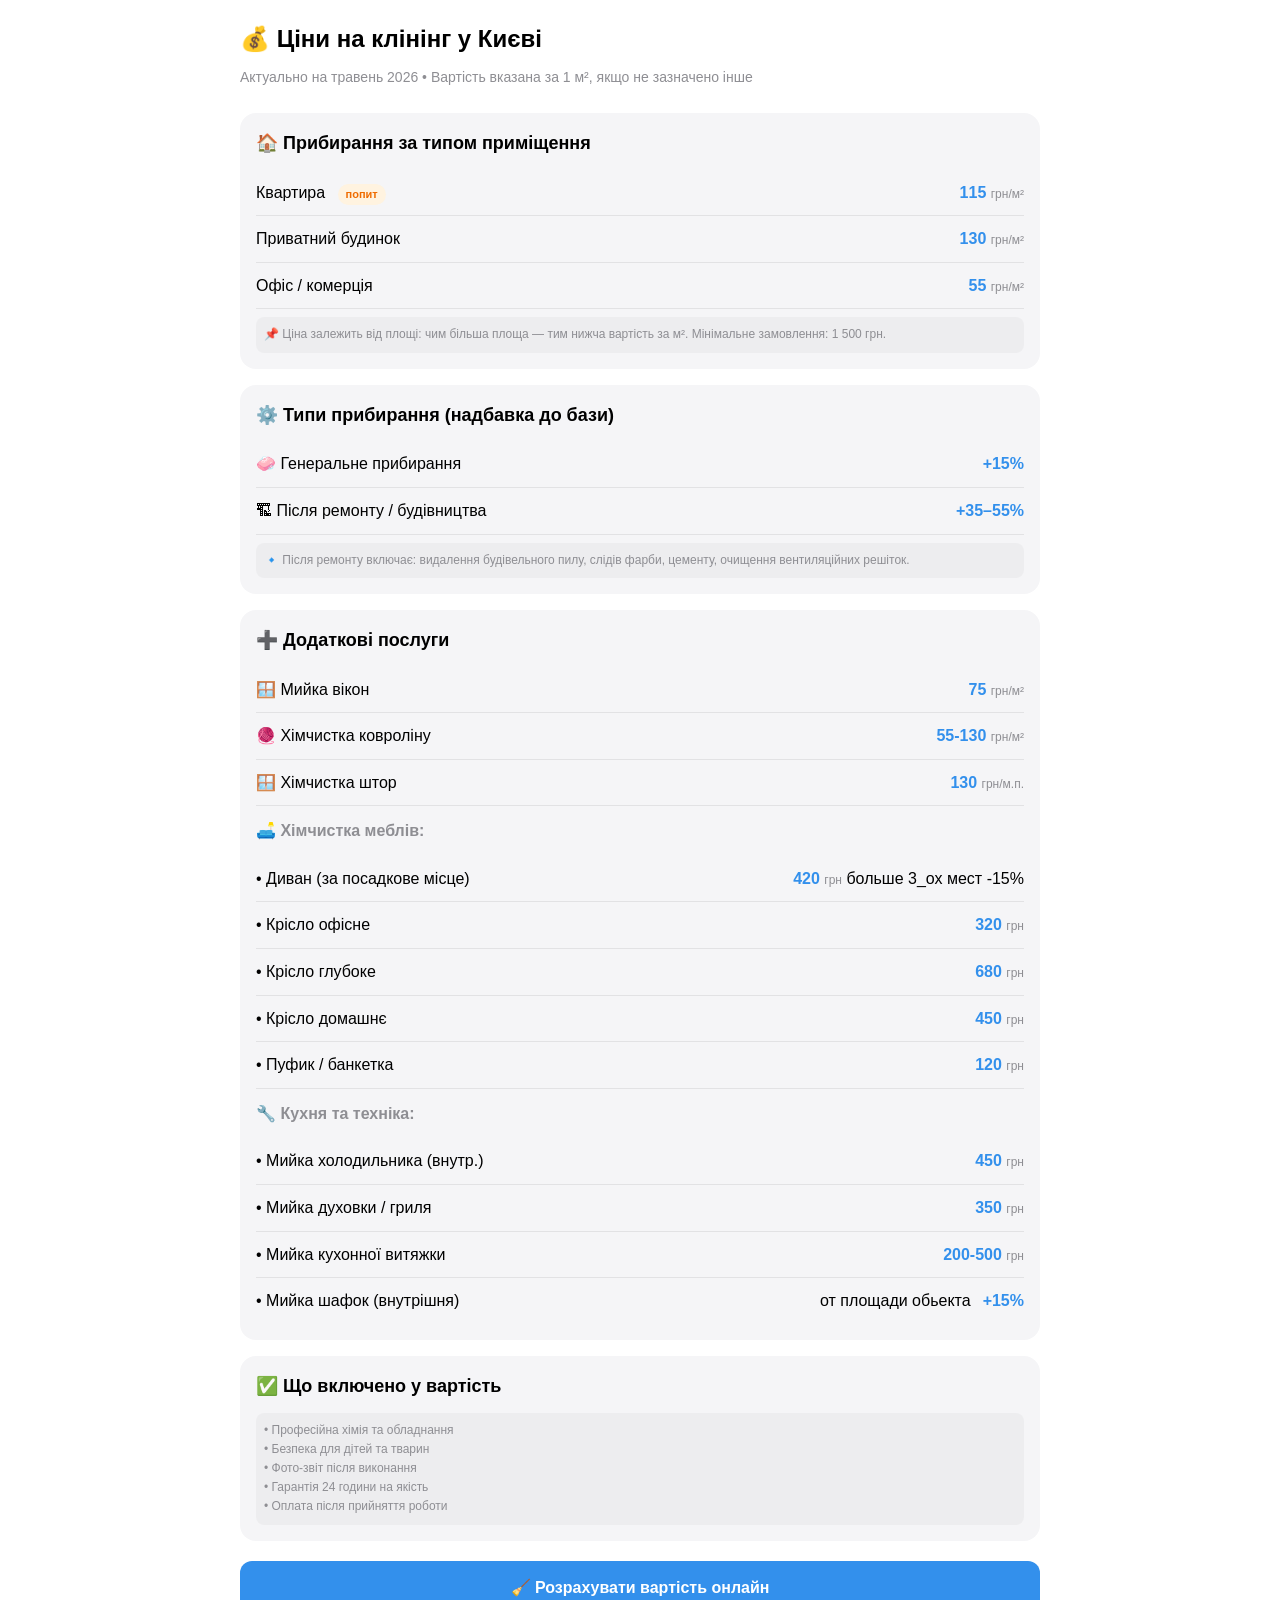
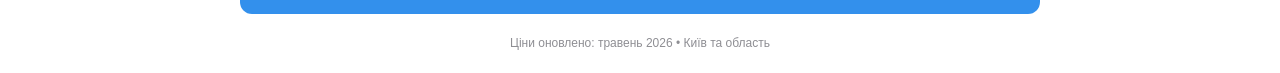
<file: prays.html>
<!DOCTYPE html>
<html lang="uk">
<head>
  <meta charset="UTF-8">
  <meta name="viewport" content="width=device-width, initial-scale=1.0">
  <title>Ціни на клінінг у Києві | 2026</title>
  <script src="https://telegram.org/js/telegram-web-app.js"></script>
  <style>
    :root {
      --bg: var(--tg-theme-bg-color, #fff);
      --text: var(--tg-theme-text-color, #000);
      --hint: var(--tg-theme-hint-color, #8e8e93);
      --btn: var(--tg-theme-button-color, #3390ec);
      --btn-text: var(--tg-theme-button-text-color, #fff);
      --sec-bg: var(--tg-theme-secondary-bg-color, #f5f5f7);
      --border: rgba(0,0,0,0.08);
      --green: #34c759;
      --orange: #ff9500;
    }
    * { box-sizing: border-box; }
    body { margin: 0; font-family: -apple-system, BlinkMacSystemFont, 'Segoe UI', Roboto, sans-serif; background: var(--bg); color: var(--text); line-height: 1.6; padding: 20px; }
    .container { max-width: 720px; margin: 0 auto; }
    
    h1 { font-size: 24px; margin: 0 0 8px; font-weight: 800; }
    .subtitle { color: var(--hint); margin-bottom: 24px; font-size: 14px; }
    
    .card { background: var(--sec-bg); border-radius: 16px; padding: 16px; margin-bottom: 16px; }
    .card-title { font-weight: 700; font-size: 18px; margin-bottom: 12px; display: flex; align-items: center; gap: 8px; }
    
    .price-row { display: flex; justify-content: space-between; padding: 10px 0; border-bottom: 1px solid var(--border); }
    .price-row:last-child { border-bottom: none; }
    .price-name { font-weight: 500; }
    .price-value { font-weight: 700; color: var(--btn); white-space: nowrap; margin-left: 12px; }
    .price-unit { font-size: 12px; color: var(--hint); font-weight: 400; }
    
    .badge { display: inline-block; padding: 2px 8px; border-radius: 12px; font-size: 11px; font-weight: 600; margin-left: 8px; }
    .badge.min { background: #e8f5e9; color: #2e7d32; }
    .badge.mid { background: #fff3e0; color: #ef6c00; }
    .badge.prem { background: #e3f2fd; color: #1565c0; }
    
    .note { font-size: 12px; color: var(--hint); margin-top: 8px; padding: 8px; background: rgba(0,0,0,0.03); border-radius: 8px; }
    
    .cta-btn { display: block; width: 100%; padding: 14px; background: var(--btn); color: var(--btn-text); border: none; border-radius: 12px; font-size: 16px; font-weight: 600; margin-top: 20px; cursor: pointer; text-align: center; text-decoration: none; }
    
    @media (min-width: 768px) {
      .container { max-width: 800px; }
    }
  </style>
</head>
<body>
  <div class="container">
    <h1>💰 Ціни на клінінг у Києві</h1>
    <div class="subtitle">Актуально на травень 2026 • Вартість вказана за 1 м², якщо не зазначено інше</div>

    <!-- Основне прибирання -->
    <div class="card">
      <div class="card-title">🏠 Прибирання за типом приміщення</div>
      
      <div class="price-row">
        <span class="price-name">Квартира <span class="badge mid">попит</span></span>
        <span><span class="price-value">115</span> <span class="price-unit">грн/м²</span></span>
      </div>
      <div class="price-row">
        <span class="price-name">Приватний будинок</span>
        <span><span class="price-value">130</span> <span class="price-unit">грн/м²</span></span>
      </div>
      <div class="price-row">
        <span class="price-name">Офіс / комерція</span>
        <span><span class="price-value">55</span> <span class="price-unit">грн/м²</span></span>
      </div>
      <div class="note">📌 Ціна залежить від площі: чим більша площа — тим нижча вартість за м². Мінімальне замовлення: 1 500 грн.</div>
    </div>

    <!-- Типи уборки -->
    <div class="card">
      <div class="card-title">⚙️ Типи прибирання (надбавка до бази)</div>
      
      <div class="price-row">
        <span class="price-name">🧼 Генеральне прибирання</span>
        <span><span class="price-value">+15%</span></span>
      </div>
      <div class="price-row">
        <span class="price-name">🏗 Після ремонту / будівництва</span>
        <span><span class="price-value">+35–55%</span></span>
      </div>
      <div class="note">🔹 Після ремонту включає: видалення будівельного пилу, слідів фарби, цементу, очищення вентиляційних решіток.</div>
    </div>

    <!-- Додаткові послуги -->
    <div class="card">
      <div class="card-title">➕ Додаткові послуги</div>
      
      <div class="price-row">
        <span class="price-name">🪟 Мийка вікон</span>
        <span><span class="price-value">75</span> <span class="price-unit">грн/м²</span></span>
      </div>
      <div class="price-row">
        <span class="price-name">🧶 Хімчистка ковроліну</span>
        <span><span class="price-value">55-130</span> <span class="price-unit">грн/м²</span></span>
      </div>
      <div class="price-row">
        <span class="price-name">🪟 Хімчистка штор</span>
        <span><span class="price-value">130</span> <span class="price-unit">грн/м.п.</span></span>
      </div>
      
      <div style="margin: 12px 0; font-weight: 600; color: var(--hint);">🛋️ Хімчистка меблів:</div>
      <div class="price-row">
        <span class="price-name">• Диван (за посадкове місце)</span>
        <span><span class="price-value">420</span> <span class="price-unit">грн</span>  больше 3_ох мест -15%</span>
      </div>
      <div class="price-row">
        <span class="price-name">• Крісло офісне</span>
        <span><span class="price-value">320</span> <span class="price-unit">грн</span></span>
      </div>
      <div class="price-row">
        <span class="price-name">• Крісло глубоке</span>
        <span><span class="price-value">680</span> <span class="price-unit">грн</span></span>
      </div>
      <div class="price-row">
        <span class="price-name">• Крісло домашнє</span>
        <span><span class="price-value">450</span> <span class="price-unit">грн</span></span>
      </div>
      <div class="price-row">
        <span class="price-name">• Пуфик / банкетка</span>
        <span><span class="price-value">120</span> <span class="price-unit">грн</span></span>
      </div>
      
      <div style="margin: 12px 0; font-weight: 600; color: var(--hint);">🔧 Кухня та техніка:</div>
      <div class="price-row">
        <span class="price-name">• Мийка холодильника (внутр.)</span>
        <span><span class="price-value">450</span> <span class="price-unit">грн</span></span>
      </div>
      <div class="price-row">
        <span class="price-name">• Мийка духовки / гриля</span>
        <span><span class="price-value">350</span> <span class="price-unit">грн</span></span>
      </div>
      <div class="price-row">
        <span class="price-name">• Мийка кухонної витяжки</span>
        <span><span class="price-value">200-500</span> <span class="price-unit">грн</span></span>
      </div>
      <div class="price-row">
        <span class="price-name">• Мийка шафок (внутрішня)</span>
        <span>от площади обьекта<span class="price-value">+15%</span></span>
      </div>
    </div>

    <!-- Гарантії -->
    <div class="card">
      <div class="card-title">✅ Що включено у вартість</div>
      <div class="note">
        • Професійна хімія та обладнання <br>
        • Безпека для дітей та тварин <br>
        • Фото-звіт після виконання <br>
        • Гарантія 24 години на якість <br>
        • Оплата після прийняття роботи
      </div>
    </div>

    <a href="index.html" class="cta-btn" onclick="if (window.Telegram?.WebApp) { Telegram.WebApp.close(); } return false;">
      🧹 Розрахувати вартість онлайн
    </a>
    
    <div style="text-align: center; margin-top: 20px; font-size: 12px; color: var(--hint);">
      Ціни оновлено: травень 2026 • Київ та область
    </div>
  </div>
</body>
</html>
</file>
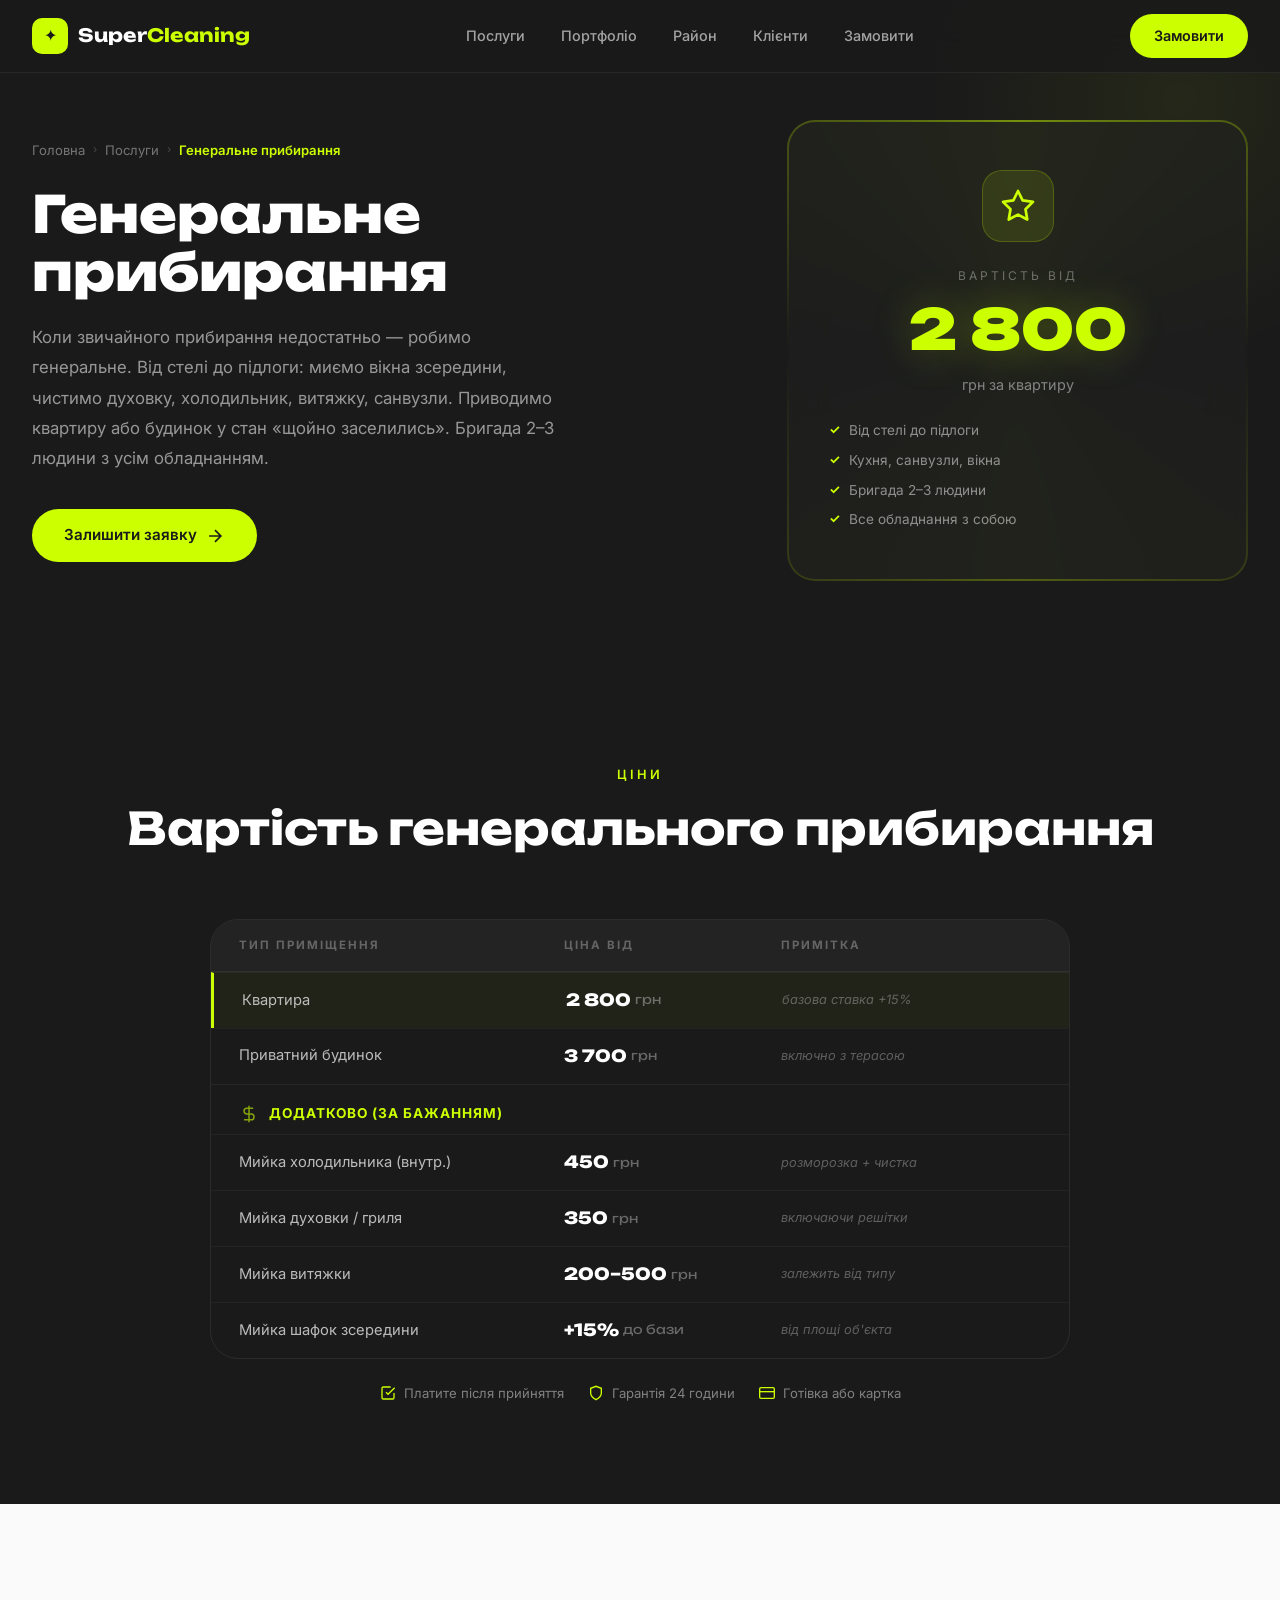
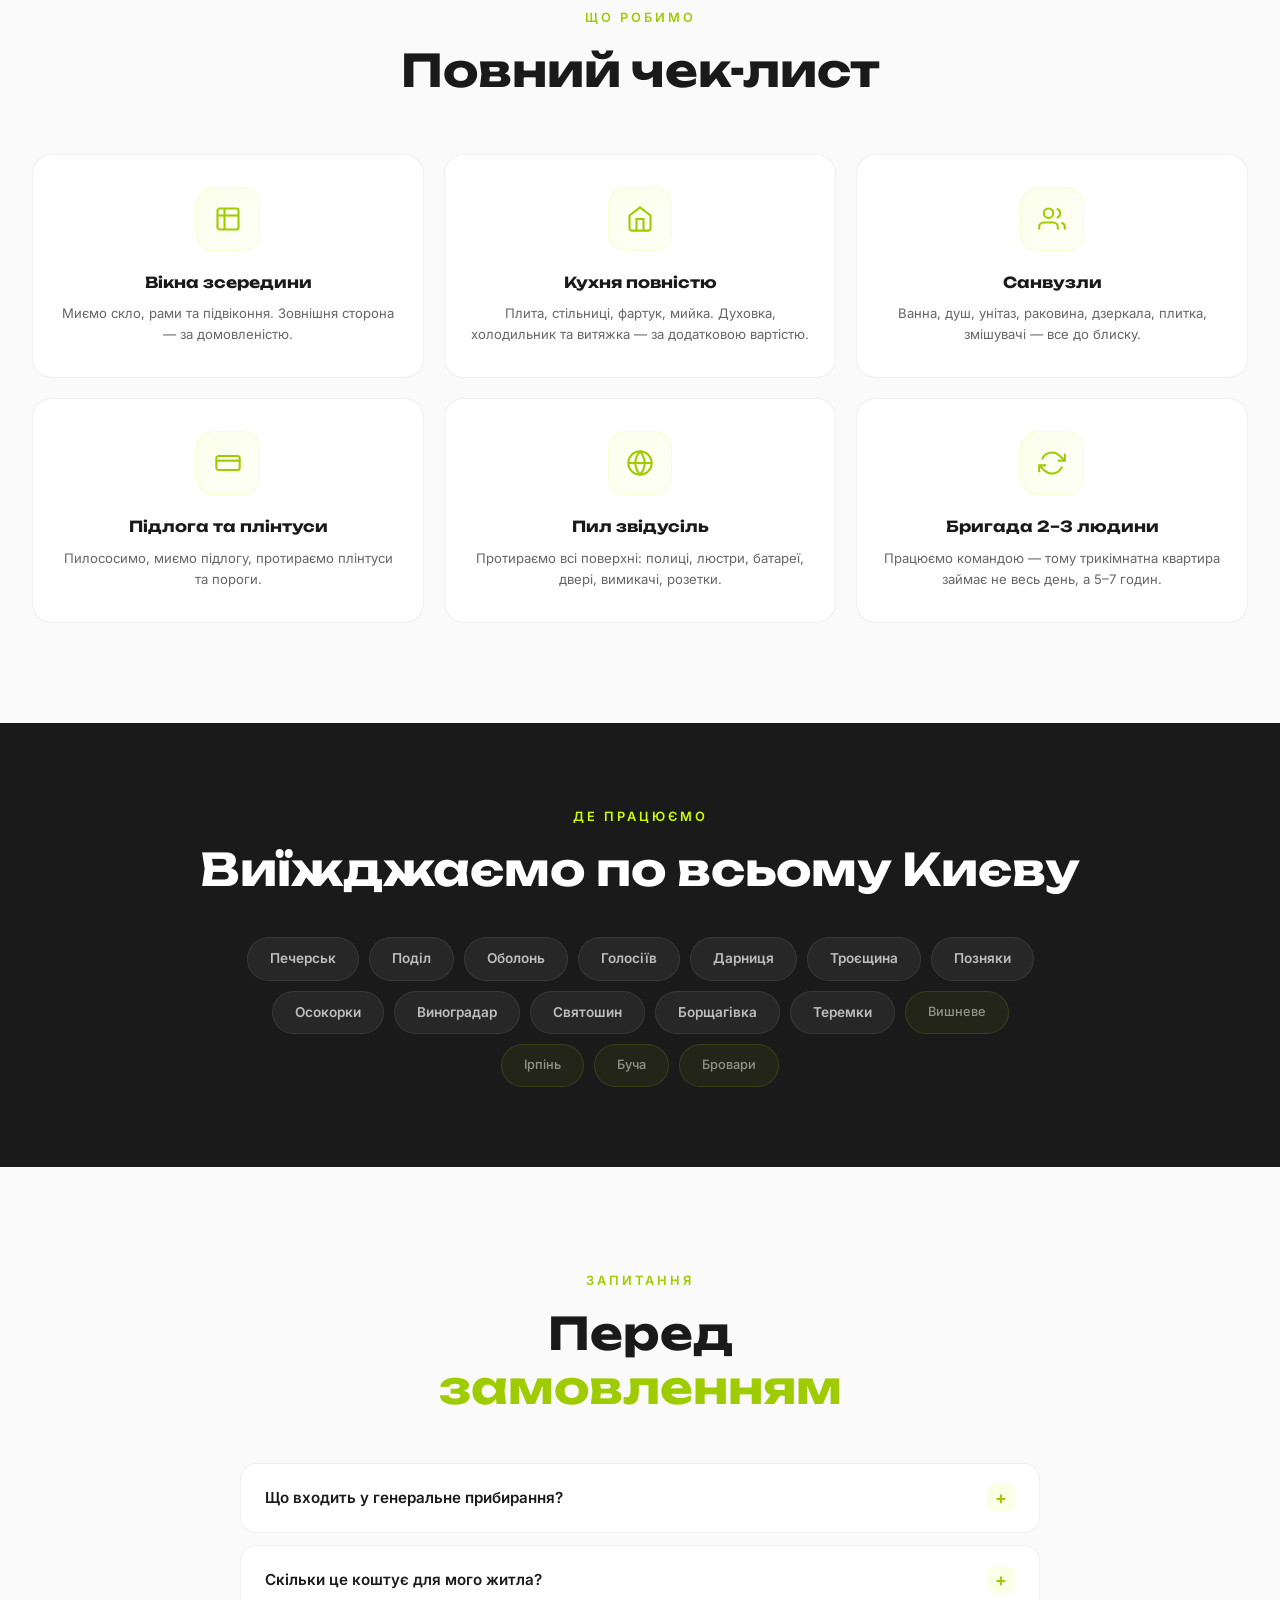
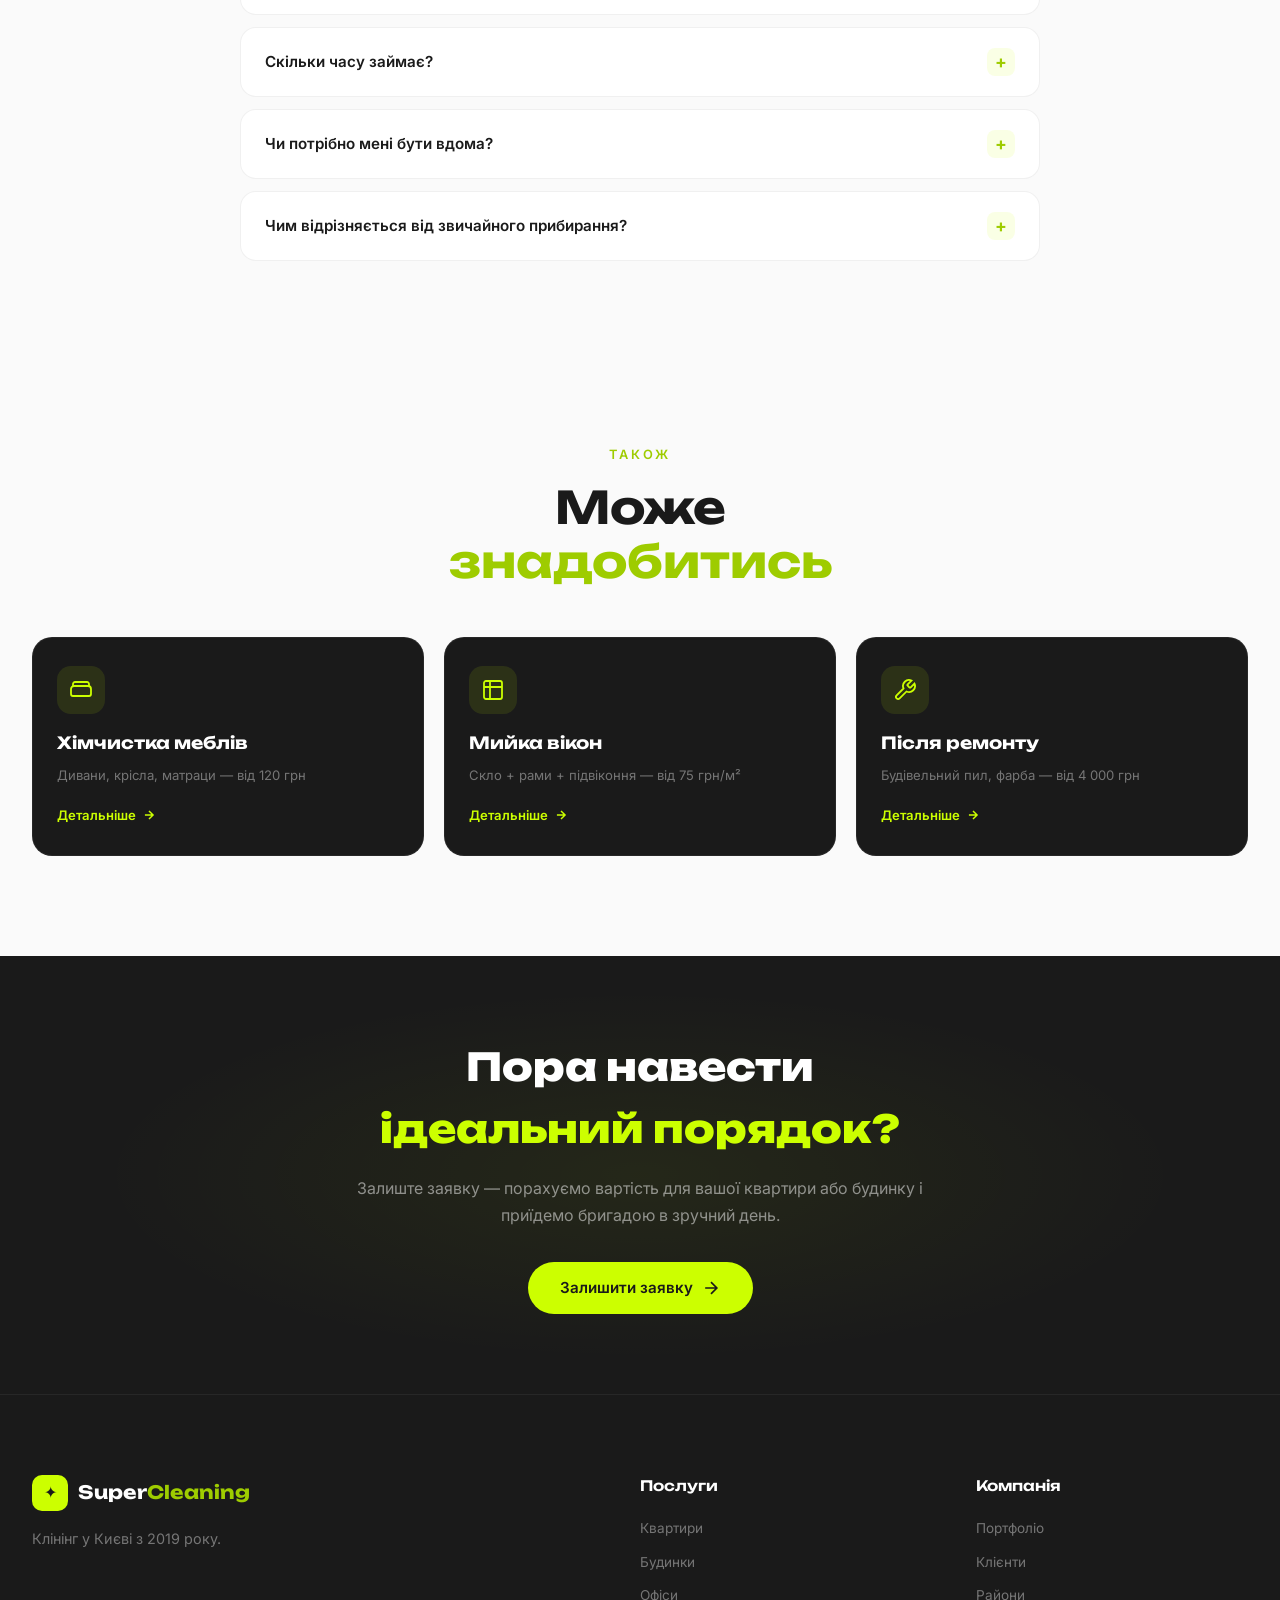
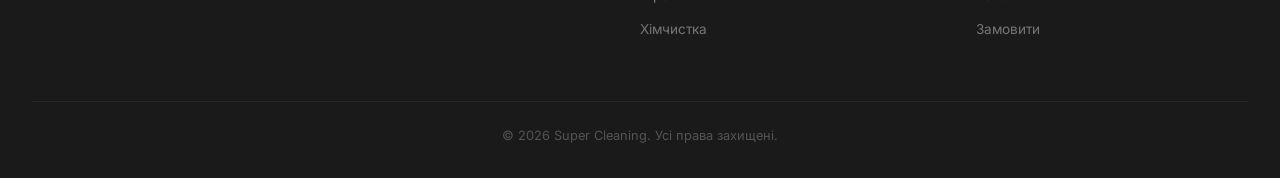
<file: services/generalne.html>
<!DOCTYPE html>
<html lang="uk">

<head>
    <meta charset="UTF-8">
    <meta name="viewport" content="width=device-width, initial-scale=1.0">
    <title>Генеральне прибирання у Києві від 2 800 грн — Super Cleaning</title>
    <meta name="description"
        content="Генеральне прибирання квартир та будинків у Києві. Від стелі до підлоги — мийка вікон, кухонна техніка, санвузли. Від 2 800 грн. Працюємо щодня, виїзд за годину.">
    <link rel="canonical" href="https://supercleaning.kiev.ua/services/generalne.html">

    <meta property="og:title" content="Генеральне прибирання у Києві — Super Cleaning">
    <meta property="og:description" content="Комплексне генеральне прибирання від стелі до підлоги. Від 2 800 грн. Працюємо щодня.">
    <meta property="og:type" content="website">
    <meta property="og:url" content="https://supercleaning.kiev.ua/services/generalne.html">
    <meta property="og:locale" content="uk_UA">

    <link rel="preconnect" href="https://fonts.googleapis.com">
    <link rel="preconnect" href="https://fonts.gstatic.com" crossorigin>
    <link href="https://fonts.googleapis.com/css2?family=Inter:wght@300;400;500;600;700&family=Unbounded:wght@400;500;600;700;800;900&display=swap" rel="stylesheet">
    <link rel="stylesheet" href="../styles.css">
    <link rel="stylesheet" href="service.css">

    <script type="application/ld+json">
    {
        "@context": "https://schema.org",
        "@type": "Service",
        "serviceType": "Генеральне прибирання",
        "name": "Генеральне прибирання — Super Cleaning",
        "provider": {
            "@type": "LocalBusiness",
            "name": "Super Cleaning",
            "address": { "@type": "PostalAddress", "addressLocality": "Київ", "addressCountry": "UA" },
            "areaServed": "Київ", "priceRange": "$$"
        },
        "offers": [
            { "@type": "Offer", "name": "Генеральне прибирання квартири", "price": "2800", "priceCurrency": "UAH" },
            { "@type": "Offer", "name": "Генеральне прибирання будинку", "price": "3700", "priceCurrency": "UAH" }
        ]
    }
    </script>
    <script type="application/ld+json">
    {
        "@context": "https://schema.org",
        "@type": "BreadcrumbList",
        "itemListElement": [
            { "@type": "ListItem", "position": 1, "name": "Головна", "item": "https://supercleaning.kiev.ua/" },
            { "@type": "ListItem", "position": 2, "name": "Послуги", "item": "https://supercleaning.kiev.ua/#services" },
            { "@type": "ListItem", "position": 3, "name": "Генеральне прибирання" }
        ]
    }
    </script>
    <script type="application/ld+json">
    {
        "@context": "https://schema.org",
        "@type": "FAQPage",
        "mainEntity": [
            {
                "@type": "Question",
                "name": "Що входить у генеральне прибирання?",
                "acceptedAnswer": { "@type": "Answer", "text": "Повне прибирання від стелі до підлоги: мийка вікон зсередини, чищення кухонної техніки (духовка, холодильник, витяжка), санвузли, протирання всіх поверхонь, підлога. По суті — приводимо квартиру в стан «щойно заселились»." }
            },
            {
                "@type": "Question",
                "name": "Скільки коштує генеральне прибирання квартири?",
                "acceptedAnswer": { "@type": "Answer", "text": "Від 2 800 грн за квартиру. Точна ціна залежить від площі та стану — ми порахуємо після короткої розмови по телефону." }
            },
            {
                "@type": "Question",
                "name": "Скільки часу займає генеральне прибирання?",
                "acceptedAnswer": { "@type": "Answer", "text": "Однокімнатна квартира — 4–5 годин. Двокімнатна — 5–7 годин. Будинок — від 8 годин. Працюємо бригадою з 2–3 людей, тому часу потрібно менше, ніж здається." }
            }
        ]
    }
    </script>
</head>

<body>
    <nav class="navbar" id="navbar">
        <div class="nav-container">
            <a href="../index.html" class="nav-logo"><span class="logo-icon">✦</span><span class="logo-text">Super<span class="logo-accent">Cleaning</span></span></a>
            <ul class="nav-links">
                <li><a href="../index.html#services">Послуги</a></li><li><a href="../index.html#portfolio">Портфоліо</a></li>
                <li><a href="../index.html#map">Район</a></li><li><a href="../index.html#clients">Клієнти</a></li>
                <li><a href="../index.html#booking">Замовити</a></li>
            </ul>
            <a href="../index.html#booking" class="nav-cta">Замовити</a>
            <button class="nav-burger" id="navBurger" aria-label="Меню"><span></span><span></span><span></span></button>
        </div>
    </nav>

    <section class="service-hero" style="--service-accent: #CCFF00; --service-accent-rgb: 204, 255, 0;">
        <div class="section-container">
            <div class="service-hero-layout">
                <div class="service-hero-info">
                    <nav class="breadcrumbs" aria-label="Навігація">
                        <a href="../index.html">Головна</a><span class="bc-sep">›</span>
                        <a href="../index.html#services">Послуги</a><span class="bc-sep">›</span>
                        <span class="bc-current">Генеральне прибирання</span>
                    </nav>
                    <h1 class="service-hero-title">Генеральне<br>прибирання</h1>
                    <p class="service-hero-desc">
                        Коли звичайного прибирання недостатньо — робимо генеральне. Від стелі до підлоги:
                        миємо вікна зсередини, чистимо духовку, холодильник, витяжку, санвузли. Приводимо
                        квартиру або будинок у стан «щойно заселились». Бригада 2–3 людини з усім обладнанням.
                    </p>
                    <div class="service-hero-actions">
                        <a href="../index.html#booking" class="btn btn-primary">
                            <span>Залишити заявку</span>
                            <svg width="20" height="20" viewBox="0 0 24 24" fill="none" stroke="currentColor" stroke-width="2"><path d="M5 12h14M12 5l7 7-7 7" /></svg>
                        </a>
                    </div>
                </div>
                <div class="service-price-card">
                    <div class="service-price-card-inner">
                        <div class="service-price-icon">
                            <svg width="36" height="36" viewBox="0 0 24 24" fill="none" stroke="currentColor" stroke-width="1.8" stroke-linecap="round" stroke-linejoin="round">
                                <path d="M12 2l3.09 6.26L22 9.27l-5 4.87 1.18 6.88L12 17.77l-6.18 3.25L7 14.14 2 9.27l6.91-1.01L12 2z" />
                            </svg>
                        </div>
                        <span class="service-price-label">Вартість від</span>
                        <div class="service-price-value">2 800</div>
                        <span class="service-price-unit">грн за квартиру</span>
                        <ul class="service-price-features">
                            <li>Від стелі до підлоги</li>
                            <li>Кухня, санвузли, вікна</li>
                            <li>Бригада 2–3 людини</li>
                            <li>Все обладнання з собою</li>
                        </ul>
                    </div>
                </div>
            </div>
        </div>
    </section>

    <!-- PRICING -->
    <section class="service-pricing">
        <div class="section-container">
            <div class="section-header section-header-light" data-reveal>
                <span class="section-tag section-tag-light">Ціни</span>
                <h2 class="section-title section-title-light">Вартість генерального прибирання</h2>
            </div>
            <div class="price-table-wrapper" data-reveal>
                <div class="price-table">
                    <div class="price-table-header">
                        <div class="price-table-col">Тип приміщення</div>
                        <div class="price-table-col">Ціна від</div>
                        <div class="price-table-col price-table-col--note">Примітка</div>
                    </div>
                    <div class="price-table-group">
                        <div class="price-table-row price-table-row--highlight">
                            <div class="price-table-cell">Квартира</div>
                            <div class="price-table-cell price-table-cell--price">2 800 <span>грн</span></div>
                            <div class="price-table-cell price-table-cell--note">базова ставка +15%</div>
                        </div>
                        <div class="price-table-row">
                            <div class="price-table-cell">Приватний будинок</div>
                            <div class="price-table-cell price-table-cell--price">3 700 <span>грн</span></div>
                            <div class="price-table-cell price-table-cell--note">включно з терасою</div>
                        </div>
                    </div>
                    <div class="price-table-group">
                        <div class="price-table-group-title">
                            <svg width="20" height="20" viewBox="0 0 24 24" fill="none" stroke="currentColor" stroke-width="1.8"><path d="M12 2v20M17 5H9.5a3.5 3.5 0 0 0 0 7h5a3.5 3.5 0 0 1 0 7H6" /></svg>
                            Додатково (за бажанням)
                        </div>
                        <div class="price-table-row">
                            <div class="price-table-cell">Мийка холодильника (внутр.)</div>
                            <div class="price-table-cell price-table-cell--price">450 <span>грн</span></div>
                            <div class="price-table-cell price-table-cell--note">розморозка + чистка</div>
                        </div>
                        <div class="price-table-row">
                            <div class="price-table-cell">Мийка духовки / гриля</div>
                            <div class="price-table-cell price-table-cell--price">350 <span>грн</span></div>
                            <div class="price-table-cell price-table-cell--note">включаючи решітки</div>
                        </div>
                        <div class="price-table-row">
                            <div class="price-table-cell">Мийка витяжки</div>
                            <div class="price-table-cell price-table-cell--price">200–500 <span>грн</span></div>
                            <div class="price-table-cell price-table-cell--note">залежить від типу</div>
                        </div>
                        <div class="price-table-row">
                            <div class="price-table-cell">Мийка шафок зсередини</div>
                            <div class="price-table-cell price-table-cell--price">+15% <span>до бази</span></div>
                            <div class="price-table-cell price-table-cell--note">від площі об'єкта</div>
                        </div>
                    </div>
                </div>
                <div class="price-table-footer">
                    <div class="price-table-footer-item"><svg width="16" height="16" viewBox="0 0 24 24" fill="none" stroke="currentColor" stroke-width="2"><polyline points="9 11 12 14 22 4" /><path d="M21 12v7a2 2 0 0 1-2 2H5a2 2 0 0 1-2-2V5a2 2 0 0 1 2-2h11" /></svg>Платите після прийняття</div>
                    <div class="price-table-footer-item"><svg width="16" height="16" viewBox="0 0 24 24" fill="none" stroke="currentColor" stroke-width="2"><path d="M12 22s8-4 8-10V5l-8-3-8 3v7c0 6 8 10 8 10z" /></svg>Гарантія 24 години</div>
                    <div class="price-table-footer-item"><svg width="16" height="16" viewBox="0 0 24 24" fill="none" stroke="currentColor" stroke-width="2"><rect x="1" y="4" width="22" height="16" rx="2" ry="2" /><line x1="1" y1="10" x2="23" y2="10" /></svg>Готівка або картка</div>
                </div>
            </div>
        </div>
    </section>

    <!-- WHAT'S INCLUDED -->
    <section class="service-included">
        <div class="section-container">
            <div class="section-header" data-reveal>
                <span class="section-tag">Що робимо</span>
                <h2 class="section-title">Повний чек-лист</h2>
            </div>
            <div class="included-grid" data-reveal>
                <div class="included-card">
                    <div class="included-card-icon"><svg width="28" height="28" viewBox="0 0 24 24" fill="none" stroke="currentColor" stroke-width="1.8"><rect x="3" y="3" width="18" height="18" rx="2" /><line x1="3" y1="9" x2="21" y2="9" /><line x1="9" y1="3" x2="9" y2="21" /></svg></div>
                    <h3>Вікна зсередини</h3>
                    <p>Миємо скло, рами та підвіконня. Зовнішня сторона — за домовленістю.</p>
                </div>
                <div class="included-card">
                    <div class="included-card-icon"><svg width="28" height="28" viewBox="0 0 24 24" fill="none" stroke="currentColor" stroke-width="1.8"><path d="M3 9l9-7 9 7v11a2 2 0 0 1-2 2H5a2 2 0 0 1-2-2z" /><polyline points="9 22 9 12 15 12 15 22" /></svg></div>
                    <h3>Кухня повністю</h3>
                    <p>Плита, стільниці, фартук, мийка. Духовка, холодильник та витяжка — за додатковою вартістю.</p>
                </div>
                <div class="included-card">
                    <div class="included-card-icon"><svg width="28" height="28" viewBox="0 0 24 24" fill="none" stroke="currentColor" stroke-width="1.8"><path d="M17 21v-2a4 4 0 0 0-4-4H5a4 4 0 0 0-4 4v2" /><circle cx="9" cy="7" r="4" /><path d="M23 21v-2a4 4 0 0 0-3-3.87" /><path d="M16 3.13a4 4 0 0 1 0 7.75" /></svg></div>
                    <h3>Санвузли</h3>
                    <p>Ванна, душ, унітаз, раковина, дзеркала, плитка, змішувачі — все до блиску.</p>
                </div>
                <div class="included-card">
                    <div class="included-card-icon"><svg width="28" height="28" viewBox="0 0 24 24" fill="none" stroke="currentColor" stroke-width="1.8"><rect x="2" y="6" width="20" height="12" rx="2" /><path d="M2 10h20" /></svg></div>
                    <h3>Підлога та плінтуси</h3>
                    <p>Пилососимо, миємо підлогу, протираємо плінтуси та пороги.</p>
                </div>
                <div class="included-card">
                    <div class="included-card-icon"><svg width="28" height="28" viewBox="0 0 24 24" fill="none" stroke="currentColor" stroke-width="1.8"><circle cx="12" cy="12" r="10" /><line x1="2" y1="12" x2="22" y2="12" /><path d="M12 2a15.3 15.3 0 0 1 4 10 15.3 15.3 0 0 1-4 10 15.3 15.3 0 0 1-4-10 15.3 15.3 0 0 1 4-10z" /></svg></div>
                    <h3>Пил звідусіль</h3>
                    <p>Протираємо всі поверхні: полиці, люстри, батареї, двері, вимикачі, розетки.</p>
                </div>
                <div class="included-card">
                    <div class="included-card-icon"><svg width="28" height="28" viewBox="0 0 24 24" fill="none" stroke="currentColor" stroke-width="1.8"><polyline points="23 4 23 10 17 10" /><polyline points="1 20 1 14 7 14" /><path d="M3.51 9a9 9 0 0 1 14.85-3.36L23 10M1 14l4.64 4.36A9 9 0 0 0 20.49 15" /></svg></div>
                    <h3>Бригада 2–3 людини</h3>
                    <p>Працюємо командою — тому трикімнатна квартира займає не весь день, а 5–7 годин.</p>
                </div>
            </div>
        </div>
    </section>

    <!-- AREAS -->
    <section class="service-areas">
        <div class="section-container">
            <div class="section-header section-header-light" data-reveal>
                <span class="section-tag section-tag-light">Де працюємо</span>
                <h2 class="section-title section-title-light">Виїжджаємо по всьому Києву</h2>
            </div>
            <div class="areas-grid" data-reveal>
                <div class="area-chip">Печерськ</div><div class="area-chip">Поділ</div><div class="area-chip">Оболонь</div>
                <div class="area-chip">Голосіїв</div><div class="area-chip">Дарниця</div><div class="area-chip">Троєщина</div>
                <div class="area-chip">Позняки</div><div class="area-chip">Осокорки</div><div class="area-chip">Виноградар</div>
                <div class="area-chip">Святошин</div><div class="area-chip">Борщагівка</div><div class="area-chip">Теремки</div>
                <div class="area-chip area-chip--accent">Вишневе</div><div class="area-chip area-chip--accent">Ірпінь</div>
                <div class="area-chip area-chip--accent">Буча</div><div class="area-chip area-chip--accent">Бровари</div>
            </div>
        </div>
    </section>

    <!-- FAQ -->
    <section class="service-faq">
        <div class="section-container">
            <div class="section-header" data-reveal>
                <span class="section-tag">Запитання</span>
                <h2 class="section-title">Перед<br><span class="title-accent-lime">замовленням</span></h2>
            </div>
            <div class="faq-list" data-reveal>
                <div class="faq-item">
                    <button class="faq-question">Що входить у генеральне прибирання?<span class="faq-toggle">+</span></button>
                    <div class="faq-answer"><div class="faq-answer-inner">Все, що можна помити вручну: вікна зсередини, кухня (плита, мийка, фартук, стільниці), санвузли (ванна, унітаз, раковина, плитка), підлога, пил з усіх поверхонь, дзеркала, двері. Духовка, холодильник та витяжка — додатково.</div></div>
                </div>
                <div class="faq-item">
                    <button class="faq-question">Скільки це коштує для мого житла?<span class="faq-toggle">+</span></button>
                    <div class="faq-answer"><div class="faq-answer-inner">Квартира — від 2 800 грн, будинок — від 3 700 грн. Точна ціна залежить від площі та стану: якщо не прибирались давно — може бути дорожче. Подзвоніть або залиште заявку — порахуємо за 5 хвилин.</div></div>
                </div>
                <div class="faq-item">
                    <button class="faq-question">Скільки часу займає?<span class="faq-toggle">+</span></button>
                    <div class="faq-answer"><div class="faq-answer-inner">Однокімнатна — 4–5 годин, двокімнатна — 5–7 годин, трикімнатна — 7–9 годин. Працюємо бригадою 2–3 людини, тому виходить швидше, ніж самому за вихідні.</div></div>
                </div>
                <div class="faq-item">
                    <button class="faq-question">Чи потрібно мені бути вдома?<span class="faq-toggle">+</span></button>
                    <div class="faq-answer"><div class="faq-answer-inner">Бажано — щоб показати проблемні зони та прийняти роботу в кінці. Але якщо не можете — можна передати ключі, а результат перевірити за фото-звітом.</div></div>
                </div>
                <div class="faq-item">
                    <button class="faq-question">Чим відрізняється від звичайного прибирання?<span class="faq-toggle">+</span></button>
                    <div class="faq-answer"><div class="faq-answer-inner">Звичайне — це підтримка чистоти: протерти, пропилососити, помити підлогу. Генеральне — це глибока чистка всього: вікна, техніка, за меблями, плінтуси, вимикачі. Робимо все, до чого зазвичай не доходять руки.</div></div>
                </div>
            </div>
        </div>
    </section>

    <!-- RELATED -->
    <section class="service-related">
        <div class="section-container">
            <div class="section-header" data-reveal>
                <span class="section-tag">Також</span>
                <h2 class="section-title">Може<br><span class="title-accent-lime">знадобитись</span></h2>
            </div>
            <div class="related-grid" data-reveal>
                <a href="himchystka.html" class="related-card">
                    <div class="related-card-icon"><svg width="24" height="24" viewBox="0 0 24 24" fill="none" stroke="currentColor" stroke-width="1.8"><path d="M20 9V6a2 2 0 0 0-2-2H6a2 2 0 0 0-2 2v3" /><path d="M2 11v5a2 2 0 0 0 2 2h16a2 2 0 0 0 2-2v-5a3 3 0 0 0-3-3H5a3 3 0 0 0-3 3z" /></svg></div>
                    <h4 class="related-card-title">Хімчистка меблів</h4><p class="related-card-desc">Дивани, крісла, матраци — від 120 грн</p>
                    <span class="related-card-link">Детальніше <svg width="14" height="14" viewBox="0 0 24 24" fill="none" stroke="currentColor" stroke-width="2.5"><path d="M5 12h14M12 5l7 7-7 7" /></svg></span>
                </a>
                <a href="vikna.html" class="related-card">
                    <div class="related-card-icon"><svg width="24" height="24" viewBox="0 0 24 24" fill="none" stroke="currentColor" stroke-width="1.8"><rect x="3" y="3" width="18" height="18" rx="2" /><line x1="3" y1="9" x2="21" y2="9" /><line x1="9" y1="3" x2="9" y2="21" /></svg></div>
                    <h4 class="related-card-title">Мийка вікон</h4><p class="related-card-desc">Скло + рами + підвіконня — від 75 грн/м²</p>
                    <span class="related-card-link">Детальніше <svg width="14" height="14" viewBox="0 0 24 24" fill="none" stroke="currentColor" stroke-width="2.5"><path d="M5 12h14M12 5l7 7-7 7" /></svg></span>
                </a>
                <a href="remont.html" class="related-card">
                    <div class="related-card-icon"><svg width="24" height="24" viewBox="0 0 24 24" fill="none" stroke="currentColor" stroke-width="1.8"><path d="M14.7 6.3a1 1 0 0 0 0 1.4l1.6 1.6a1 1 0 0 0 1.4 0l3.77-3.77a6 6 0 0 1-7.94 7.94l-6.91 6.91a2.12 2.12 0 0 1-3-3l6.91-6.91a6 6 0 0 1 7.94-7.94l-3.76 3.76z"/></svg></div>
                    <h4 class="related-card-title">Після ремонту</h4><p class="related-card-desc">Будівельний пил, фарба — від 4 000 грн</p>
                    <span class="related-card-link">Детальніше <svg width="14" height="14" viewBox="0 0 24 24" fill="none" stroke="currentColor" stroke-width="2.5"><path d="M5 12h14M12 5l7 7-7 7" /></svg></span>
                </a>
            </div>
        </div>
    </section>

    <section class="service-cta">
        <div class="section-container">
            <div class="cta-content" data-reveal>
                <h2>Пора навести <span>ідеальний порядок?</span></h2>
                <p>Залиште заявку — порахуємо вартість для вашої квартири або будинку і приїдемо бригадою в зручний день.</p>
                <a href="../index.html#booking" class="btn btn-primary"><span>Залишити заявку</span><svg width="20" height="20" viewBox="0 0 24 24" fill="none" stroke="currentColor" stroke-width="2"><path d="M5 12h14M12 5l7 7-7 7" /></svg></a>
            </div>
        </div>
    </section>

    <footer class="footer">
        <div class="section-container">
            <div class="footer-grid">
                <div class="footer-brand"><a href="../index.html" class="nav-logo"><span class="logo-icon">✦</span><span class="logo-text">Super<span class="logo-accent">Cleaning</span></span></a><p class="footer-desc">Клінінг у Києві з 2019 року.</p></div>
                <div class="footer-links"><h4>Послуги</h4><a href="../index.html#services">Квартири</a><a href="../index.html#services">Будинки</a><a href="../index.html#services">Офіси</a><a href="himchystka.html">Хімчистка</a></div>
                <div class="footer-links"><h4>Компанія</h4><a href="../index.html#portfolio">Портфоліо</a><a href="../index.html#clients">Клієнти</a><a href="../index.html#map">Райони</a><a href="../index.html#booking">Замовити</a></div>
            </div>
            <div class="footer-bottom"><p>© 2026 Super Cleaning. Усі права захищені.</p></div>
        </div>
    </footer>

    <script>
        document.querySelectorAll('.faq-question').forEach(btn => { btn.addEventListener('click', () => { const item = btn.closest('.faq-item'); const isActive = item.classList.contains('active'); document.querySelectorAll('.faq-item').forEach(i => i.classList.remove('active')); if (!isActive) item.classList.add('active'); }); });
        const revealObserver = new IntersectionObserver((entries) => { entries.forEach((entry) => { if (entry.isIntersecting) { setTimeout(() => entry.target.classList.add('revealed'), entry.target.dataset.revealDelay || 0); revealObserver.unobserve(entry.target); } }); }, { threshold: 0.1, rootMargin: '0px 0px -60px 0px' });
        document.querySelectorAll('[data-reveal]').forEach(el => revealObserver.observe(el));
        const navbar = document.getElementById('navbar'); window.addEventListener('scroll', () => { navbar.style.background = window.scrollY > 50 ? 'rgba(26,26,26,0.95)' : 'rgba(26,26,26,0.85)'; navbar.style.borderBottomColor = window.scrollY > 50 ? 'rgba(204,255,0,0.1)' : 'rgba(255,255,255,0.06)'; }, { passive: true });
        const burger = document.getElementById('navBurger'); const navLinks = document.querySelector('.nav-links'); if (burger) burger.addEventListener('click', () => navLinks.classList.toggle('active'));
    </script>
</body>
</html>
</file>
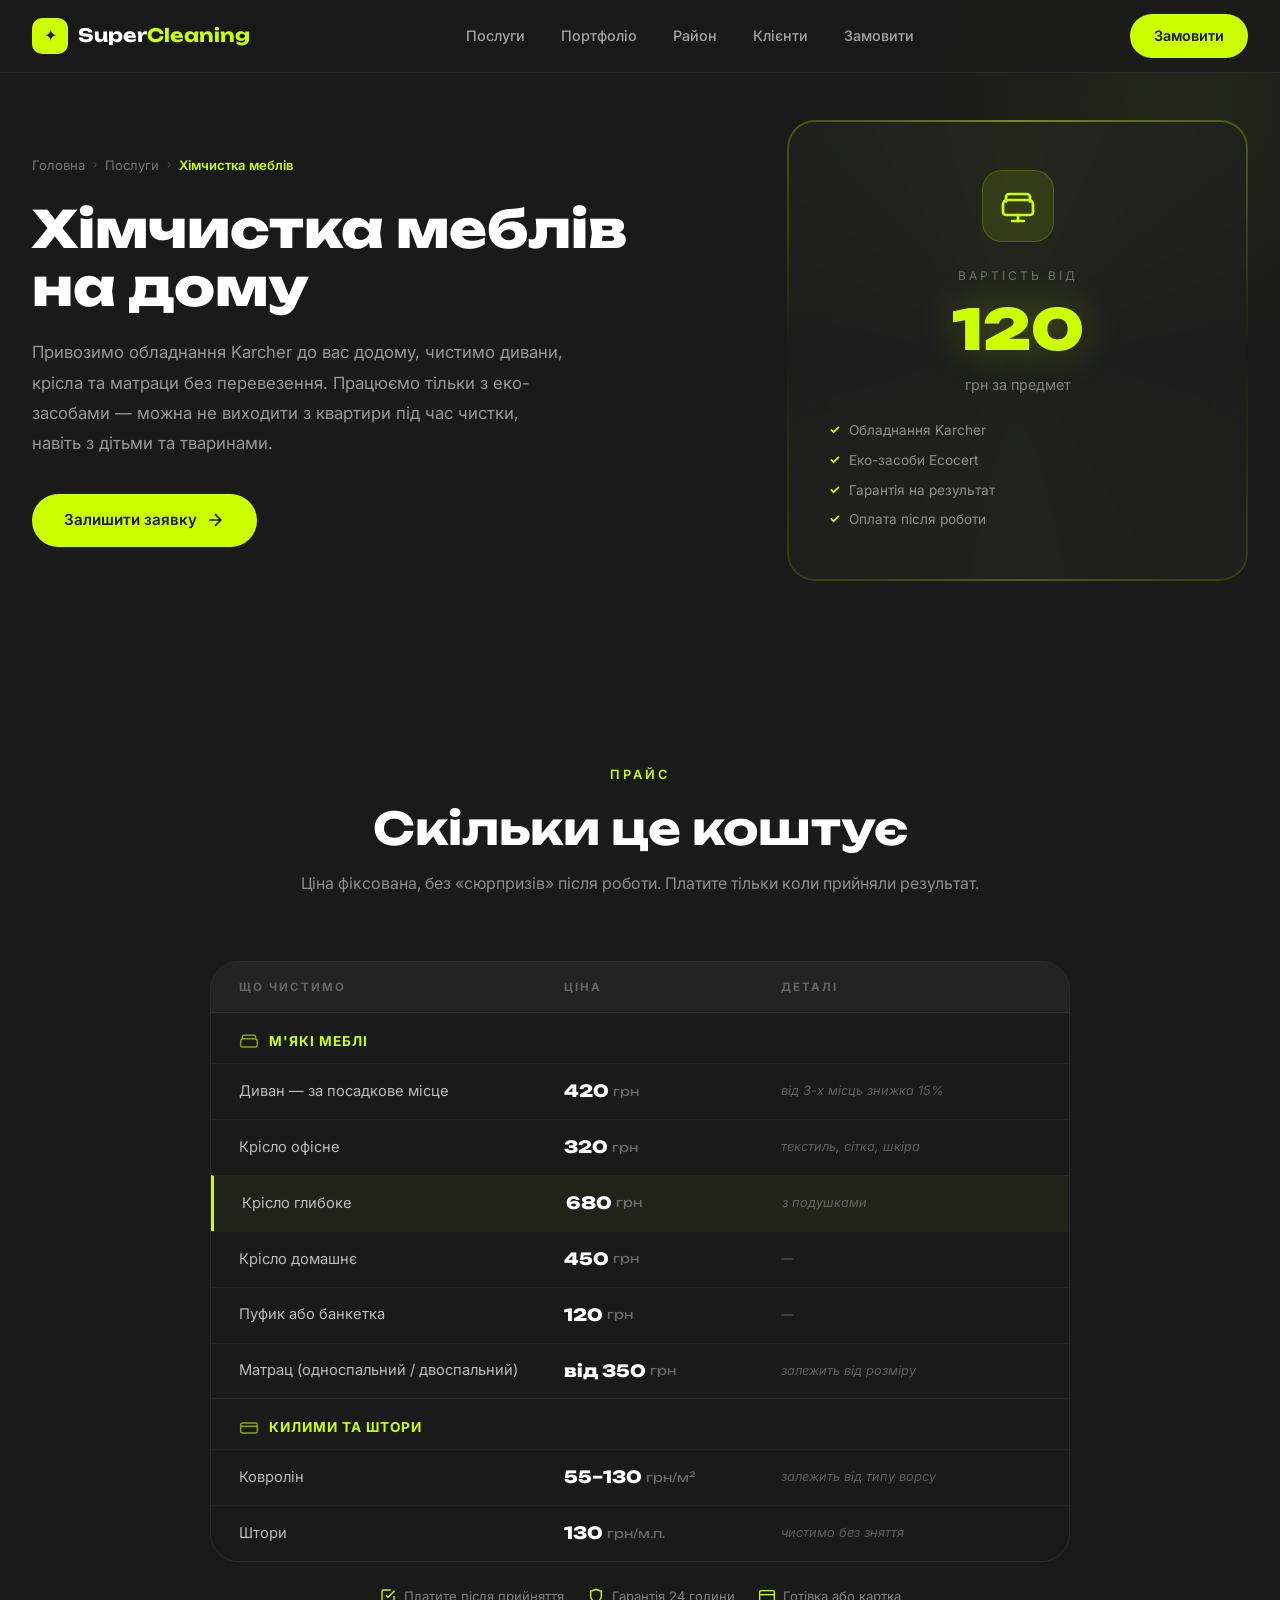
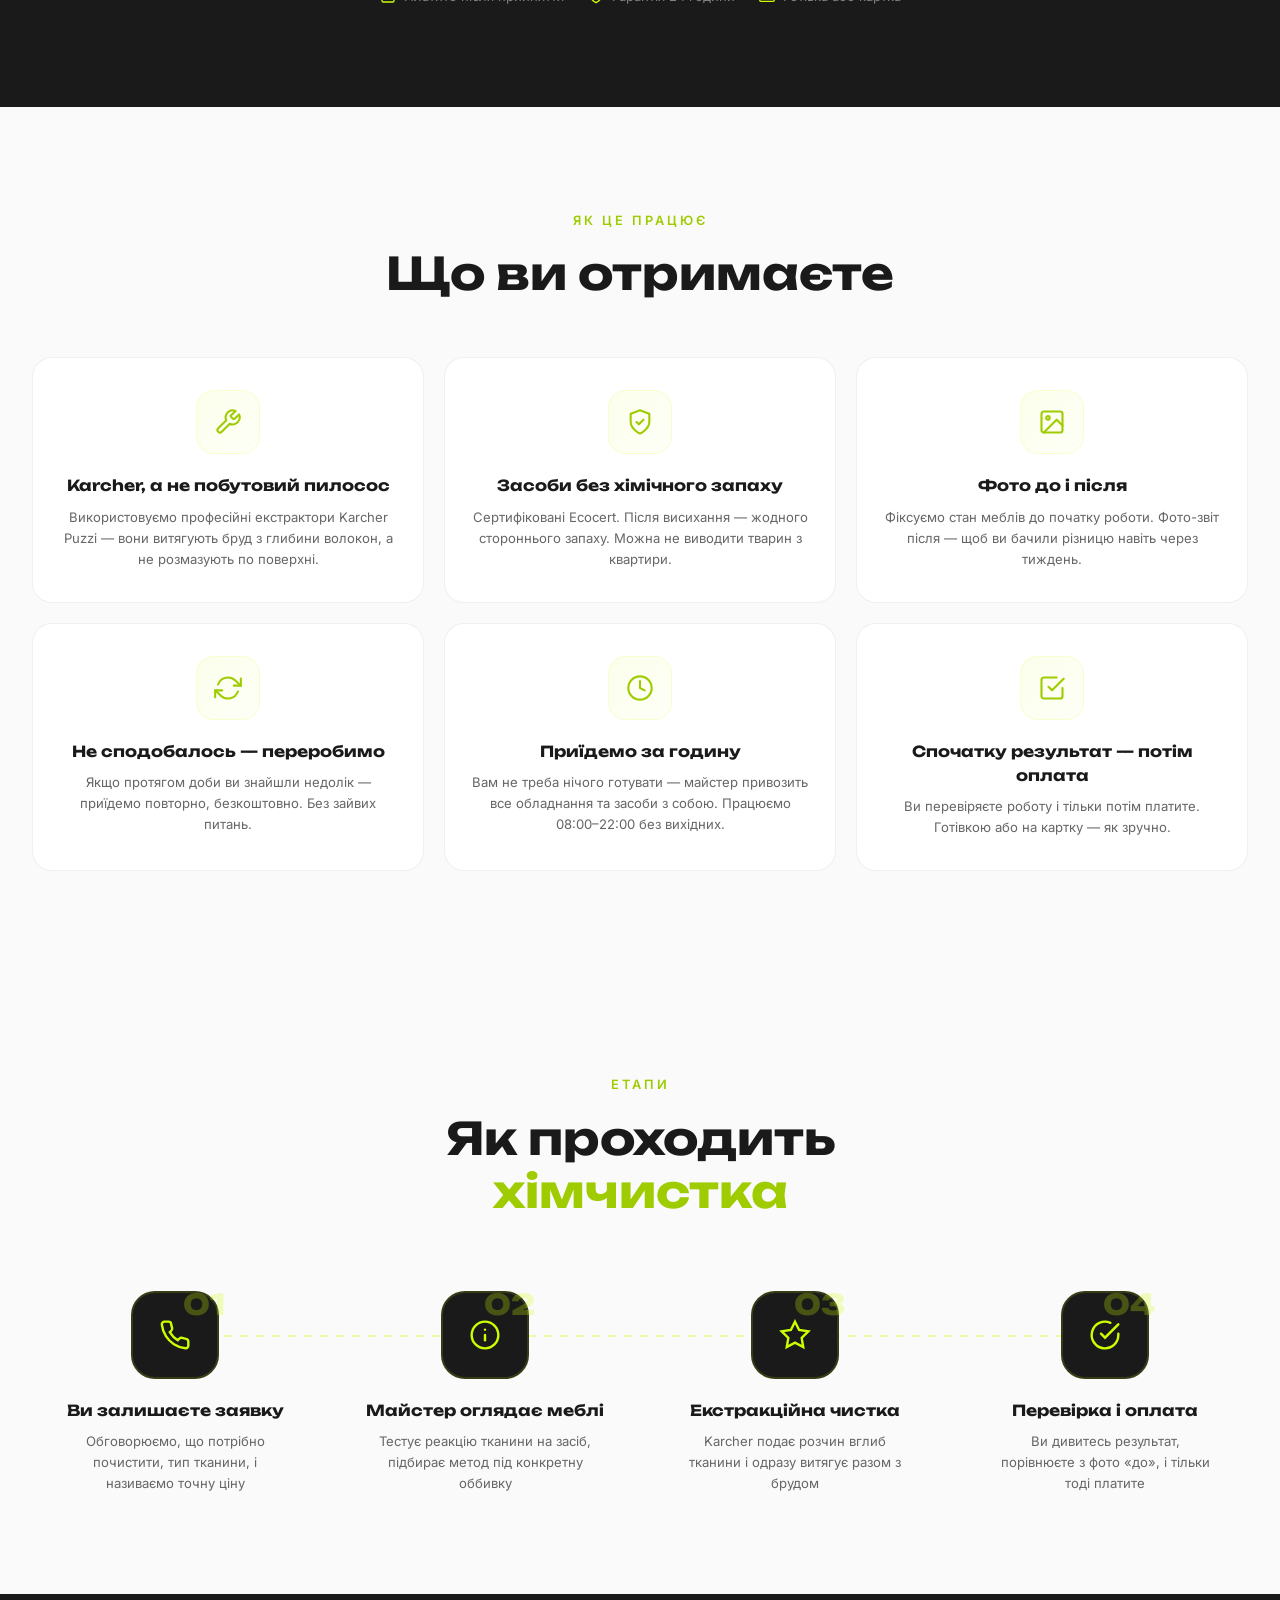
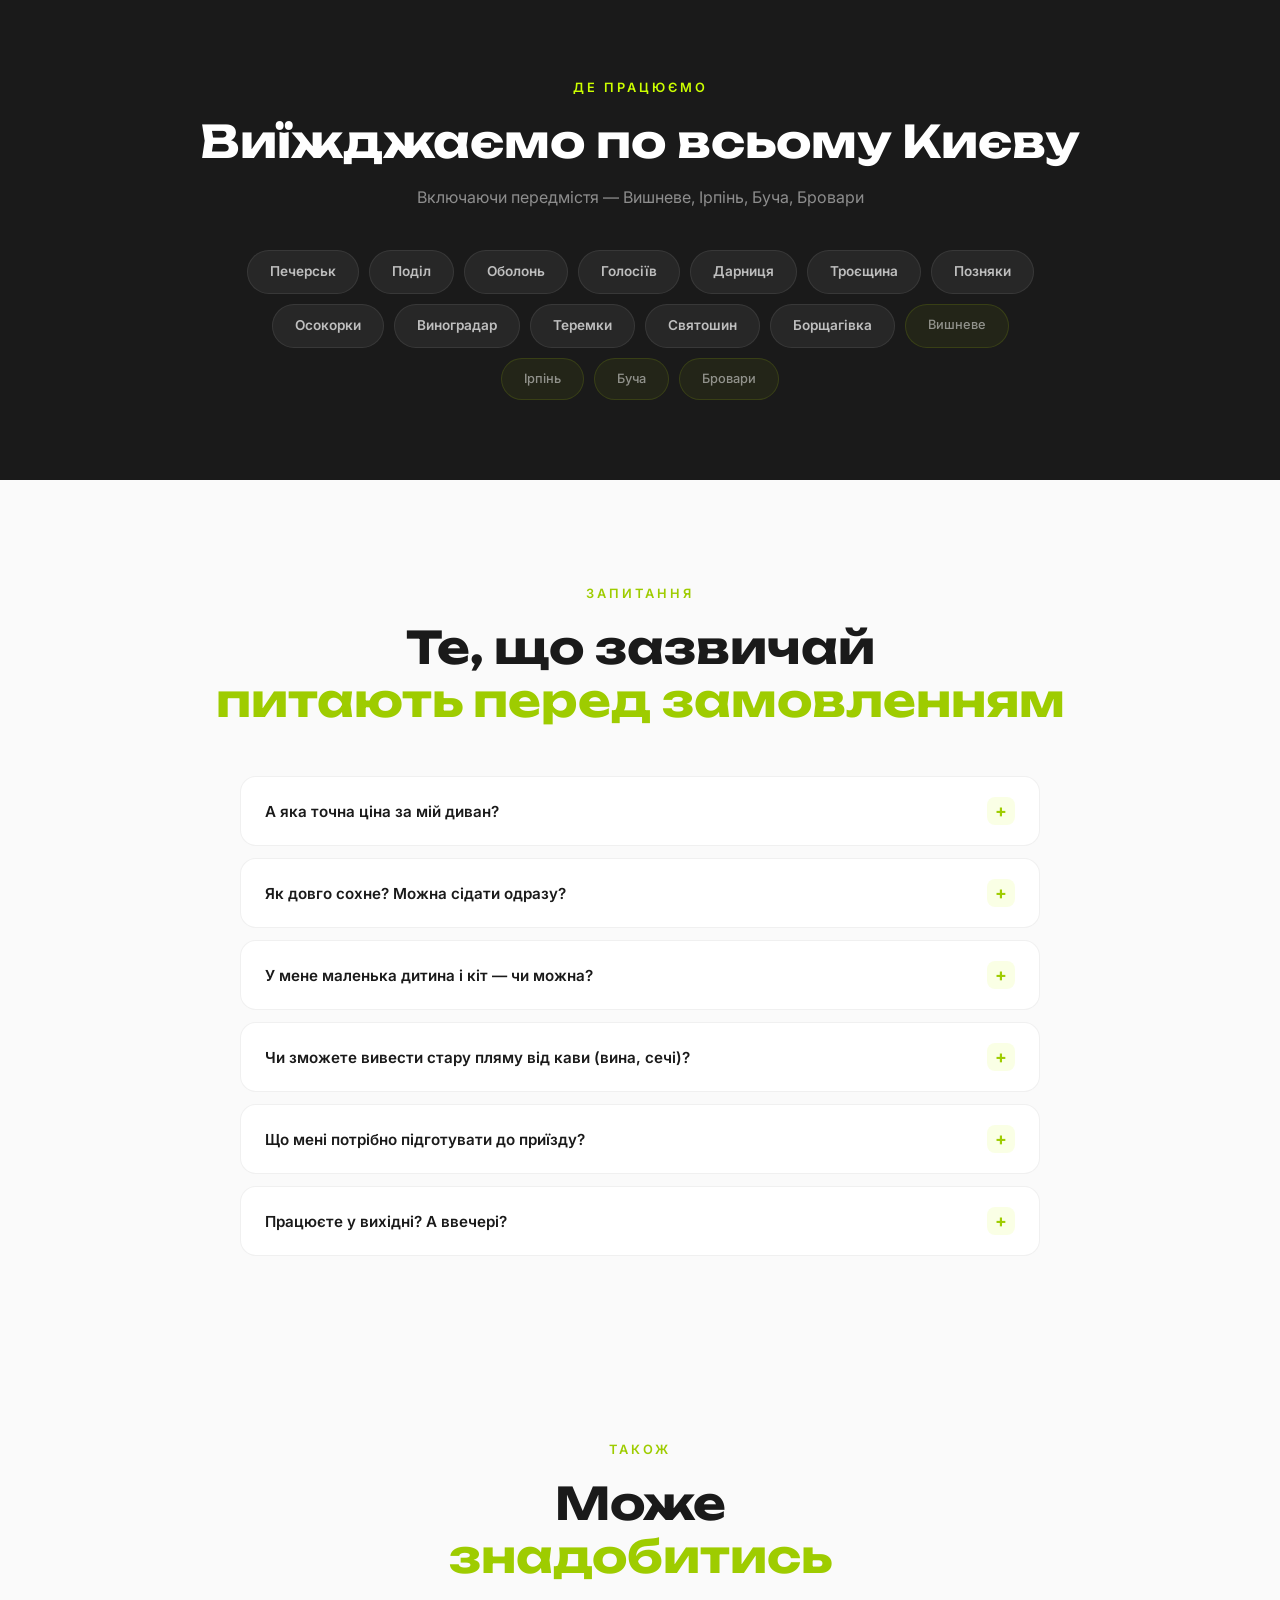
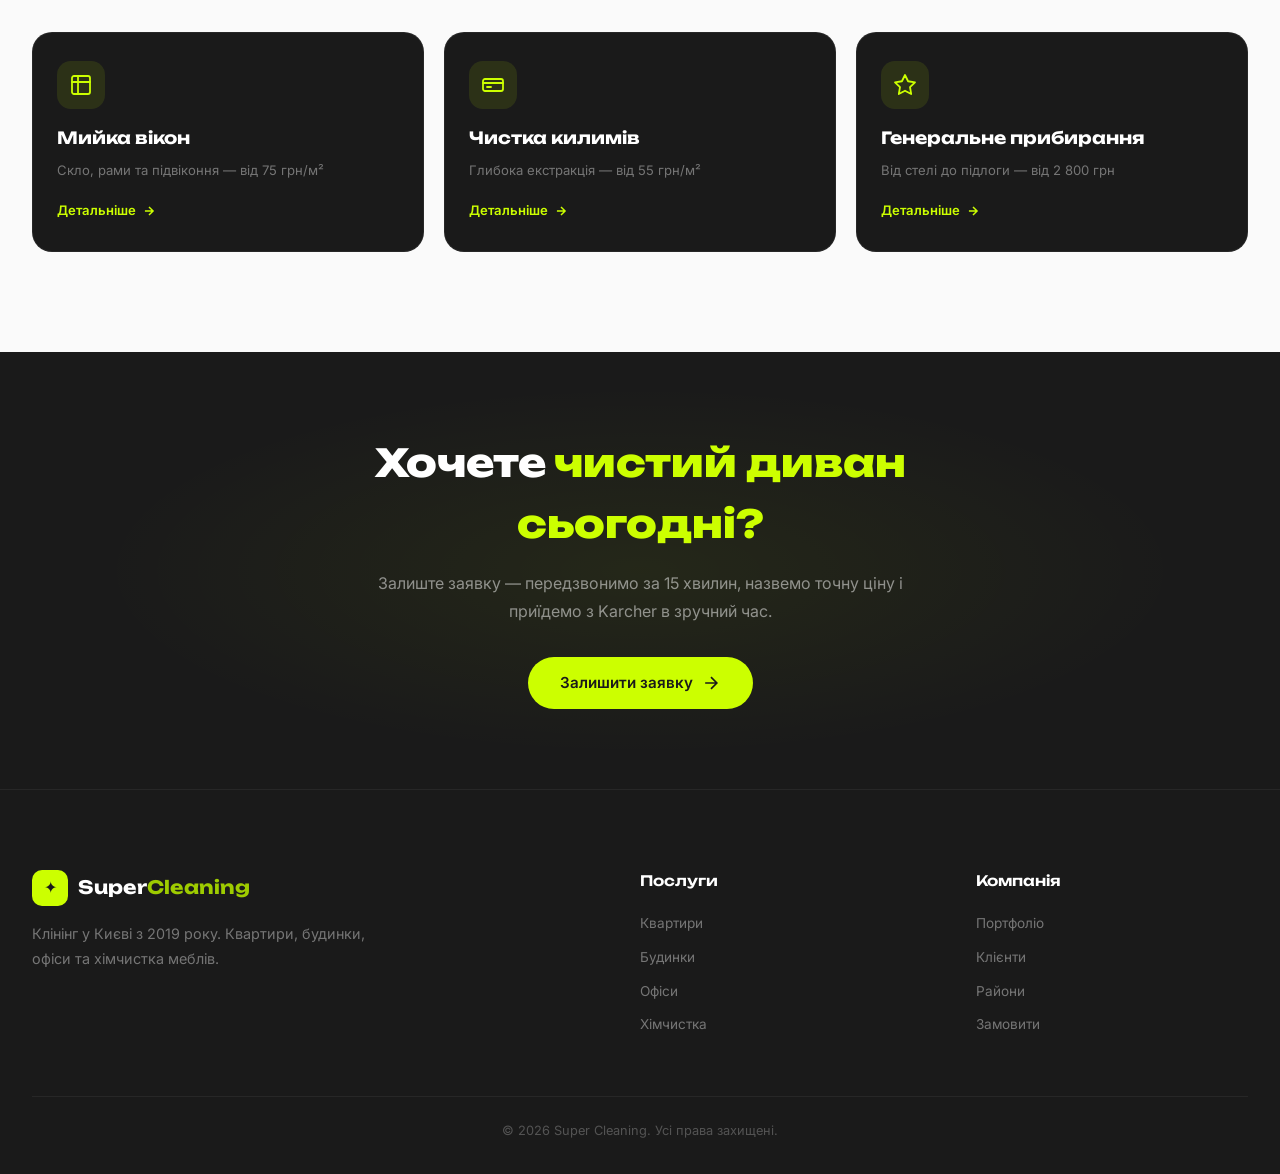
<file: services/himchystka.html>
<!DOCTYPE html>
<html lang="uk">

<head>
    <meta charset="UTF-8">
    <meta name="viewport" content="width=device-width, initial-scale=1.0">
    <title>Хімчистка меблів у Києві від 120 грн — Super Cleaning</title>
    <meta name="description"
        content="Виїзна хімчистка диванів, крісел та матраців у Києві. Працюємо обладнанням Karcher, використовуємо еко-засоби. Диван від 420 грн за місце. Виїзд по всіх районах.">
    <link rel="canonical" href="https://supercleaning.kiev.ua/services/himchystka.html">

    <!-- Open Graph -->
    <meta property="og:title" content="Хімчистка меблів у Києві — Super Cleaning">
    <meta property="og:description" content="Виїзна хімчистка диванів та крісел у Києві. Обладнання Karcher, еко-засоби. Від 120 грн.">
    <meta property="og:type" content="website">
    <meta property="og:url" content="https://supercleaning.kiev.ua/services/himchystka.html">
    <meta property="og:locale" content="uk_UA">

    <!-- Google Fonts -->
    <link rel="preconnect" href="https://fonts.googleapis.com">
    <link rel="preconnect" href="https://fonts.gstatic.com" crossorigin>
    <link
        href="https://fonts.googleapis.com/css2?family=Inter:wght@300;400;500;600;700&family=Unbounded:wght@400;500;600;700;800;900&display=swap"
        rel="stylesheet">

    <link rel="stylesheet" href="../styles.css">
    <link rel="stylesheet" href="service.css">

    <!-- Schema.org: Service + BreadcrumbList -->
    <script type="application/ld+json">
    {
        "@context": "https://schema.org",
        "@type": "Service",
        "serviceType": "Хімчистка меблів",
        "name": "Хімчистка м'яких меблів — Super Cleaning",
        "provider": {
            "@type": "LocalBusiness",
            "name": "Super Cleaning",
            "address": {
                "@type": "PostalAddress",
                "addressLocality": "Київ",
                "addressCountry": "UA"
            },
            "areaServed": "Київ",
            "priceRange": "$$"
        },
        "offers": [
            { "@type": "Offer", "name": "Хімчистка дивана (посадкове місце)", "price": "420", "priceCurrency": "UAH" },
            { "@type": "Offer", "name": "Крісло офісне", "price": "320", "priceCurrency": "UAH" },
            { "@type": "Offer", "name": "Крісло глибоке", "price": "680", "priceCurrency": "UAH" },
            { "@type": "Offer", "name": "Крісло домашнє", "price": "450", "priceCurrency": "UAH" },
            { "@type": "Offer", "name": "Пуфик / банкетка", "price": "120", "priceCurrency": "UAH" }
        ]
    }
    </script>
    <script type="application/ld+json">
    {
        "@context": "https://schema.org",
        "@type": "BreadcrumbList",
        "itemListElement": [
            { "@type": "ListItem", "position": 1, "name": "Головна", "item": "https://supercleaning.kiev.ua/" },
            { "@type": "ListItem", "position": 2, "name": "Послуги", "item": "https://supercleaning.kiev.ua/#services" },
            { "@type": "ListItem", "position": 3, "name": "Хімчистка меблів" }
        ]
    }
    </script>
    <script type="application/ld+json">
    {
        "@context": "https://schema.org",
        "@type": "FAQPage",
        "mainEntity": [
            {
                "@type": "Question",
                "name": "Скільки коштує хімчистка дивана?",
                "acceptedAnswer": { "@type": "Answer", "text": "Від 420 грн за одне посадкове місце. Якщо місць більше трьох — знижка 15%. Крісло офісне від 320 грн, домашнє від 450 грн." }
            },
            {
                "@type": "Question",
                "name": "Скільки часу займає чистка і сушіння?",
                "acceptedAnswer": { "@type": "Answer", "text": "Сама чистка — від 40 хвилин до півтори години. Сохне від 3 до 6 годин, залежно від тканини та провітрювання." }
            },
            {
                "@type": "Question",
                "name": "Засоби безпечні для дітей і тварин?",
                "acceptedAnswer": { "@type": "Answer", "text": "Так. Використовуємо засоби з сертифікатами Ecocert та EU Ecolabel — гіпоалергенні, без різкого запаху." }
            },
            {
                "@type": "Question",
                "name": "Що якщо результат не влаштує?",
                "acceptedAnswer": { "@type": "Answer", "text": "Повторна чистка безкоштовно протягом 24 годин. Оплата тільки після того, як ви прийняли роботу." }
            }
        ]
    }
    </script>
</head>

<body>

    <!-- ========== NAVIGATION ========== -->
    <nav class="navbar" id="navbar">
        <div class="nav-container">
            <a href="../index.html" class="nav-logo">
                <span class="logo-icon">✦</span>
                <span class="logo-text">Super<span class="logo-accent">Cleaning</span></span>
            </a>
            <ul class="nav-links">
                <li><a href="../index.html#services">Послуги</a></li>
                <li><a href="../index.html#portfolio">Портфоліо</a></li>
                <li><a href="../index.html#map">Район</a></li>
                <li><a href="../index.html#clients">Клієнти</a></li>
                <li><a href="../index.html#booking">Замовити</a></li>
            </ul>
            <a href="../index.html#booking" class="nav-cta">Замовити</a>
            <button class="nav-burger" id="navBurger" aria-label="Меню">
                <span></span><span></span><span></span>
            </button>
        </div>
    </nav>

    <!-- ========== HERO ========== -->
    <section class="service-hero" style="--service-accent: #CCFF00; --service-accent-rgb: 204, 255, 0;">
        <div class="section-container">
            <div class="service-hero-layout">
                <div class="service-hero-info">
                    <nav class="breadcrumbs" aria-label="Навігація">
                        <a href="../index.html">Головна</a>
                        <span class="bc-sep">›</span>
                        <a href="../index.html#services">Послуги</a>
                        <span class="bc-sep">›</span>
                        <span class="bc-current">Хімчистка меблів</span>
                    </nav>
                    <h1 class="service-hero-title">Хімчистка меблів<br>на дому</h1>
                    <p class="service-hero-desc">
                        Привозимо обладнання Karcher до вас додому, чистимо дивани, крісла
                        та матраци без перевезення. Працюємо тільки з еко-засобами —
                        можна не виходити з квартири під час чистки, навіть з дітьми та тваринами.
                    </p>
                    <div class="service-hero-actions">
                        <a href="../index.html#booking" class="btn btn-primary">
                            <span>Залишити заявку</span>
                            <svg width="20" height="20" viewBox="0 0 24 24" fill="none" stroke="currentColor"
                                stroke-width="2">
                                <path d="M5 12h14M12 5l7 7-7 7" />
                            </svg>
                        </a>
                    </div>
                </div>

                <div class="service-price-card">
                    <div class="service-price-card-inner">
                        <div class="service-price-icon">
                            <svg width="36" height="36" viewBox="0 0 24 24" fill="none" stroke="currentColor"
                                stroke-width="1.8" stroke-linecap="round" stroke-linejoin="round">
                                <path d="M20 9V6a2 2 0 0 0-2-2H6a2 2 0 0 0-2 2v3" />
                                <path d="M2 11v5a2 2 0 0 0 2 2h16a2 2 0 0 0 2-2v-5a3 3 0 0 0-3-3H5a3 3 0 0 0-3 3z" />
                                <line x1="12" y1="18" x2="12" y2="22" />
                                <line x1="8" y1="22" x2="16" y2="22" />
                            </svg>
                        </div>
                        <span class="service-price-label">Вартість від</span>
                        <div class="service-price-value">120</div>
                        <span class="service-price-unit">грн за предмет</span>
                        <ul class="service-price-features">
                            <li>Обладнання Karcher</li>
                            <li>Еко-засоби Ecocert</li>
                            <li>Гарантія на результат</li>
                            <li>Оплата після роботи</li>
                        </ul>
                    </div>
                </div>
            </div>
        </div>
    </section>

    <!-- ========== PRICE TABLE ========== -->
    <section class="service-pricing" id="prices">
        <div class="section-container">
            <div class="section-header section-header-light" data-reveal>
                <span class="section-tag section-tag-light">Прайс</span>
                <h2 class="section-title section-title-light">Скільки це коштує</h2>
                <p class="section-desc section-desc-light">Ціна фіксована, без «сюрпризів» після роботи. Платите тільки коли прийняли результат.</p>
            </div>

            <div class="price-table-wrapper" data-reveal>
                <div class="price-table">
                    <div class="price-table-header">
                        <div class="price-table-col">Що чистимо</div>
                        <div class="price-table-col">Ціна</div>
                        <div class="price-table-col price-table-col--note">Деталі</div>
                    </div>

                    <div class="price-table-group">
                        <div class="price-table-group-title">
                            <svg width="20" height="20" viewBox="0 0 24 24" fill="none" stroke="currentColor" stroke-width="1.8">
                                <path d="M20 9V6a2 2 0 0 0-2-2H6a2 2 0 0 0-2 2v3" />
                                <path d="M2 11v5a2 2 0 0 0 2 2h16a2 2 0 0 0 2-2v-5a3 3 0 0 0-3-3H5a3 3 0 0 0-3 3z" />
                            </svg>
                            М'які меблі
                        </div>

                        <div class="price-table-row">
                            <div class="price-table-cell">Диван — за посадкове місце</div>
                            <div class="price-table-cell price-table-cell--price">420 <span>грн</span></div>
                            <div class="price-table-cell price-table-cell--note">від 3-х місць знижка 15%</div>
                        </div>
                        <div class="price-table-row">
                            <div class="price-table-cell">Крісло офісне</div>
                            <div class="price-table-cell price-table-cell--price">320 <span>грн</span></div>
                            <div class="price-table-cell price-table-cell--note">текстиль, сітка, шкіра</div>
                        </div>
                        <div class="price-table-row price-table-row--highlight">
                            <div class="price-table-cell">Крісло глибоке</div>
                            <div class="price-table-cell price-table-cell--price">680 <span>грн</span></div>
                            <div class="price-table-cell price-table-cell--note">з подушками</div>
                        </div>
                        <div class="price-table-row">
                            <div class="price-table-cell">Крісло домашнє</div>
                            <div class="price-table-cell price-table-cell--price">450 <span>грн</span></div>
                            <div class="price-table-cell price-table-cell--note">—</div>
                        </div>
                        <div class="price-table-row">
                            <div class="price-table-cell">Пуфик або банкетка</div>
                            <div class="price-table-cell price-table-cell--price">120 <span>грн</span></div>
                            <div class="price-table-cell price-table-cell--note">—</div>
                        </div>
                        <div class="price-table-row">
                            <div class="price-table-cell">Матрац (односпальний / двоспальний)</div>
                            <div class="price-table-cell price-table-cell--price">від 350 <span>грн</span></div>
                            <div class="price-table-cell price-table-cell--note">залежить від розміру</div>
                        </div>
                    </div>

                    <div class="price-table-group">
                        <div class="price-table-group-title">
                            <svg width="20" height="20" viewBox="0 0 24 24" fill="none" stroke="currentColor" stroke-width="1.8">
                                <rect x="2" y="6" width="20" height="12" rx="2" />
                                <path d="M2 10h20" />
                            </svg>
                            Килими та штори
                        </div>
                        <div class="price-table-row">
                            <div class="price-table-cell">Ковролін</div>
                            <div class="price-table-cell price-table-cell--price">55–130 <span>грн/м²</span></div>
                            <div class="price-table-cell price-table-cell--note">залежить від типу ворсу</div>
                        </div>
                        <div class="price-table-row">
                            <div class="price-table-cell">Штори</div>
                            <div class="price-table-cell price-table-cell--price">130 <span>грн/м.п.</span></div>
                            <div class="price-table-cell price-table-cell--note">чистимо без зняття</div>
                        </div>
                    </div>
                </div>

                <div class="price-table-footer">
                    <div class="price-table-footer-item">
                        <svg width="16" height="16" viewBox="0 0 24 24" fill="none" stroke="currentColor" stroke-width="2">
                            <polyline points="9 11 12 14 22 4" />
                            <path d="M21 12v7a2 2 0 0 1-2 2H5a2 2 0 0 1-2-2V5a2 2 0 0 1 2-2h11" />
                        </svg>
                        Платите після прийняття
                    </div>
                    <div class="price-table-footer-item">
                        <svg width="16" height="16" viewBox="0 0 24 24" fill="none" stroke="currentColor" stroke-width="2">
                            <path d="M12 22s8-4 8-10V5l-8-3-8 3v7c0 6 8 10 8 10z" />
                        </svg>
                        Гарантія 24 години
                    </div>
                    <div class="price-table-footer-item">
                        <svg width="16" height="16" viewBox="0 0 24 24" fill="none" stroke="currentColor" stroke-width="2">
                            <rect x="1" y="4" width="22" height="16" rx="2" ry="2" />
                            <line x1="1" y1="10" x2="23" y2="10" />
                        </svg>
                        Готівка або картка
                    </div>
                </div>
            </div>
        </div>
    </section>

    <!-- ========== HOW IT WORKS ========== -->
    <section class="service-included" id="included">
        <div class="section-container">
            <div class="section-header" data-reveal>
                <span class="section-tag">Як це працює</span>
                <h2 class="section-title">Що ви отримаєте</h2>
            </div>

            <div class="included-grid" data-reveal>
                <div class="included-card">
                    <div class="included-card-icon">
                        <svg width="28" height="28" viewBox="0 0 24 24" fill="none" stroke="currentColor" stroke-width="1.8" stroke-linecap="round" stroke-linejoin="round">
                            <path d="M14.7 6.3a1 1 0 0 0 0 1.4l1.6 1.6a1 1 0 0 0 1.4 0l3.77-3.77a6 6 0 0 1-7.94 7.94l-6.91 6.91a2.12 2.12 0 0 1-3-3l6.91-6.91a6 6 0 0 1 7.94-7.94l-3.76 3.76z"/>
                        </svg>
                    </div>
                    <h3>Karcher, а не побутовий пилосос</h3>
                    <p>Використовуємо професійні екстрактори Karcher Puzzi — вони витягують бруд з глибини волокон, а не розмазують по поверхні.</p>
                </div>
                <div class="included-card">
                    <div class="included-card-icon">
                        <svg width="28" height="28" viewBox="0 0 24 24" fill="none" stroke="currentColor" stroke-width="1.8" stroke-linecap="round" stroke-linejoin="round">
                            <path d="M12 22s8-4 8-10V5l-8-3-8 3v7c0 6 8 10 8 10z"/>
                            <path d="M9 12l2 2 4-4"/>
                        </svg>
                    </div>
                    <h3>Засоби без хімічного запаху</h3>
                    <p>Сертифіковані Ecocert. Після висихання — жодного стороннього запаху. Можна не виводити тварин з квартири.</p>
                </div>
                <div class="included-card">
                    <div class="included-card-icon">
                        <svg width="28" height="28" viewBox="0 0 24 24" fill="none" stroke="currentColor" stroke-width="1.8" stroke-linecap="round" stroke-linejoin="round">
                            <rect x="3" y="3" width="18" height="18" rx="2" ry="2"/>
                            <circle cx="8.5" cy="8.5" r="1.5"/>
                            <polyline points="21 15 16 10 5 21"/>
                        </svg>
                    </div>
                    <h3>Фото до і після</h3>
                    <p>Фіксуємо стан меблів до початку роботи. Фото-звіт після — щоб ви бачили різницю навіть через тиждень.</p>
                </div>
                <div class="included-card">
                    <div class="included-card-icon">
                        <svg width="28" height="28" viewBox="0 0 24 24" fill="none" stroke="currentColor" stroke-width="1.8" stroke-linecap="round" stroke-linejoin="round">
                            <polyline points="23 4 23 10 17 10"/>
                            <polyline points="1 20 1 14 7 14"/>
                            <path d="M3.51 9a9 9 0 0 1 14.85-3.36L23 10M1 14l4.64 4.36A9 9 0 0 0 20.49 15"/>
                        </svg>
                    </div>
                    <h3>Не сподобалось — переробимо</h3>
                    <p>Якщо протягом доби ви знайшли недолік — приїдемо повторно, безкоштовно. Без зайвих питань.</p>
                </div>
                <div class="included-card">
                    <div class="included-card-icon">
                        <svg width="28" height="28" viewBox="0 0 24 24" fill="none" stroke="currentColor" stroke-width="1.8" stroke-linecap="round" stroke-linejoin="round">
                            <circle cx="12" cy="12" r="10"/>
                            <polyline points="12 6 12 12 16 14"/>
                        </svg>
                    </div>
                    <h3>Приїдемо за годину</h3>
                    <p>Вам не треба нічого готувати — майстер привозить все обладнання та засоби з собою. Працюємо 08:00–22:00 без вихідних.</p>
                </div>
                <div class="included-card">
                    <div class="included-card-icon">
                        <svg width="28" height="28" viewBox="0 0 24 24" fill="none" stroke="currentColor" stroke-width="1.8" stroke-linecap="round" stroke-linejoin="round">
                            <polyline points="9 11 12 14 22 4"/>
                            <path d="M21 12v7a2 2 0 0 1-2 2H5a2 2 0 0 1-2-2V5a2 2 0 0 1 2-2h11"/>
                        </svg>
                    </div>
                    <h3>Спочатку результат — потім оплата</h3>
                    <p>Ви перевіряєте роботу і тільки потім платите. Готівкою або на картку — як зручно.</p>
                </div>
            </div>
        </div>
    </section>

    <!-- ========== PROCESS ========== -->
    <section class="service-process">
        <div class="section-container">
            <div class="section-header" data-reveal>
                <span class="section-tag">Етапи</span>
                <h2 class="section-title">Як проходить<br><span class="title-accent-lime">хімчистка</span></h2>
            </div>

            <div class="process-timeline" data-reveal>
                <div class="process-step">
                    <div class="process-step-num">
                        <span>01</span>
                        <svg width="32" height="32" viewBox="0 0 24 24" fill="none" stroke="currentColor"
                            stroke-width="1.8" stroke-linecap="round">
                            <path d="M22 16.92v3a2 2 0 01-2.18 2 19.79 19.79 0 01-8.63-3.07 19.5 19.5 0 01-6-6A19.79 19.79 0 012.12 4.11 2 2 0 014.11 2h3a2 2 0 012 1.72c.127.96.361 1.903.7 2.81a2 2 0 01-.45 2.11L8.09 9.91a16 16 0 006 6l1.27-1.27a2 2 0 012.11-.45c.907.339 1.85.573 2.81.7A2 2 0 0122 16.92z" />
                        </svg>
                    </div>
                    <h4 class="process-step-title">Ви залишаєте заявку</h4>
                    <p class="process-step-desc">Обговорюємо, що потрібно почистити, тип тканини, і називаємо точну ціну</p>
                </div>

                <div class="process-step">
                    <div class="process-step-num">
                        <span>02</span>
                        <svg width="32" height="32" viewBox="0 0 24 24" fill="none" stroke="currentColor"
                            stroke-width="1.8" stroke-linecap="round">
                            <circle cx="12" cy="12" r="10" />
                            <path d="M12 16v-4" />
                            <path d="M12 8h.01" />
                        </svg>
                    </div>
                    <h4 class="process-step-title">Майстер оглядає меблі</h4>
                    <p class="process-step-desc">Тестує реакцію тканини на засіб, підбирає метод під конкретну оббивку</p>
                </div>

                <div class="process-step">
                    <div class="process-step-num">
                        <span>03</span>
                        <svg width="32" height="32" viewBox="0 0 24 24" fill="none" stroke="currentColor"
                            stroke-width="1.8" stroke-linecap="round">
                            <path d="M12 2l3.09 6.26L22 9.27l-5 4.87 1.18 6.88L12 17.77l-6.18 3.25L7 14.14 2 9.27l6.91-1.01L12 2z" />
                        </svg>
                    </div>
                    <h4 class="process-step-title">Екстракційна чистка</h4>
                    <p class="process-step-desc">Karcher подає розчин вглиб тканини і одразу витягує разом з брудом</p>
                </div>

                <div class="process-step">
                    <div class="process-step-num">
                        <span>04</span>
                        <svg width="32" height="32" viewBox="0 0 24 24" fill="none" stroke="currentColor"
                            stroke-width="1.8" stroke-linecap="round">
                            <path d="M22 11.08V12a10 10 0 11-5.93-9.14" />
                            <polyline points="22 4 12 14.01 9 11.01" />
                        </svg>
                    </div>
                    <h4 class="process-step-title">Перевірка і оплата</h4>
                    <p class="process-step-desc">Ви дивитесь результат, порівнюєте з фото «до», і тільки тоді платите</p>
                </div>
            </div>
        </div>
    </section>

    <!-- ========== SERVICE AREAS ========== -->
    <section class="service-areas" id="areas">
        <div class="section-container">
            <div class="section-header section-header-light" data-reveal>
                <span class="section-tag section-tag-light">Де працюємо</span>
                <h2 class="section-title section-title-light">Виїжджаємо по всьому Києву</h2>
                <p class="section-desc section-desc-light">Включаючи передмістя — Вишневе, Ірпінь, Буча, Бровари</p>
            </div>

            <div class="areas-grid" data-reveal>
                <div class="area-chip">Печерськ</div>
                <div class="area-chip">Поділ</div>
                <div class="area-chip">Оболонь</div>
                <div class="area-chip">Голосіїв</div>
                <div class="area-chip">Дарниця</div>
                <div class="area-chip">Троєщина</div>
                <div class="area-chip">Позняки</div>
                <div class="area-chip">Осокорки</div>
                <div class="area-chip">Виноградар</div>
                <div class="area-chip">Теремки</div>
                <div class="area-chip">Святошин</div>
                <div class="area-chip">Борщагівка</div>
                <div class="area-chip area-chip--accent">Вишневе</div>
                <div class="area-chip area-chip--accent">Ірпінь</div>
                <div class="area-chip area-chip--accent">Буча</div>
                <div class="area-chip area-chip--accent">Бровари</div>
            </div>
        </div>
    </section>

    <!-- ========== FAQ ========== -->
    <section class="service-faq" id="faq">
        <div class="section-container">
            <div class="section-header" data-reveal>
                <span class="section-tag">Запитання</span>
                <h2 class="section-title">Те, що зазвичай<br><span class="title-accent-lime">питають перед замовленням</span></h2>
            </div>

            <div class="faq-list" data-reveal>
                <div class="faq-item">
                    <button class="faq-question">
                        А яка точна ціна за мій диван?
                        <span class="faq-toggle">+</span>
                    </button>
                    <div class="faq-answer">
                        <div class="faq-answer-inner">
                            Рахуємо за посадкові місця: одне місце — 420 грн. Тримісний диван виходить
                            1 260 грн, але якщо місць три або більше — діє знижка 15%, і буде вже 1 071 грн.
                            Офісне крісло — 320 грн, домашнє — 450 грн. Пуфик — 120 грн. Ціна фінальна,
                            нічого зверху не додаємо.
                        </div>
                    </div>
                </div>

                <div class="faq-item">
                    <button class="faq-question">
                        Як довго сохне? Можна сідати одразу?
                        <span class="faq-toggle">+</span>
                    </button>
                    <div class="faq-answer">
                        <div class="faq-answer-inner">
                            Сама чистка займає 40 хвилин – півтори години. Після неї диван вологий —
                            потрібно 3–6 годин, щоб висох. Якщо відкрити вікна або ввімкнути кондиціонер,
                            буде швидше. Влітку зазвичай вистачає 2–3 годин.
                        </div>
                    </div>
                </div>

                <div class="faq-item">
                    <button class="faq-question">
                        У мене маленька дитина і кіт — чи можна?
                        <span class="faq-toggle">+</span>
                    </button>
                    <div class="faq-answer">
                        <div class="faq-answer-inner">
                            Можна. Ми працюємо засобами з сертифікатами Ecocert та EU Ecolabel —
                            вони гіпоалергенні і не мають різкого запаху. Дитину та тварин виводити
                            з квартири не потрібно. Після висихання — ніяких сторонніх запахів.
                        </div>
                    </div>
                </div>

                <div class="faq-item">
                    <button class="faq-question">
                        Чи зможете вивести стару пляму від кави (вина, сечі)?
                        <span class="faq-toggle">+</span>
                    </button>
                    <div class="faq-answer">
                        <div class="faq-answer-inner">
                            У більшості випадків — так. Для складних плям використовуємо спеціальні
                            ензимні засоби. Чим свіжіша пляма, тим простіше, але навіть застарілі
                            забруднення зазвичай прибираємо повністю або робимо значно менш помітними.
                            Якщо пляма не піде — ви за неї не платите.
                        </div>
                    </div>
                </div>

                <div class="faq-item">
                    <button class="faq-question">
                        Що мені потрібно підготувати до приїзду?
                        <span class="faq-toggle">+</span>
                    </button>
                    <div class="faq-answer">
                        <div class="faq-answer-inner">
                            Нічого. Майстер привозить все з собою: обладнання, засоби, воду.
                            Єдине — приберіть речі з дивану і забезпечте доступ. Потрібна тільки
                            розетка поблизу.
                        </div>
                    </div>
                </div>

                <div class="faq-item">
                    <button class="faq-question">
                        Працюєте у вихідні? А ввечері?
                        <span class="faq-toggle">+</span>
                    </button>
                    <div class="faq-answer">
                        <div class="faq-answer-inner">
                            Щодня з 08:00 до 22:00, включаючи суботу, неділю та свята.
                            Виїзд по Києву — протягом години після підтвердження. За місто
                            (Вишневе, Бровари, Ірпінь, Буча) — теж їдемо, зазвичай у той же день.
                        </div>
                    </div>
                </div>
            </div>
        </div>
    </section>

    <!-- ========== RELATED SERVICES ========== -->
    <section class="service-related">
        <div class="section-container">
            <div class="section-header" data-reveal>
                <span class="section-tag">Також</span>
                <h2 class="section-title">Може<br><span class="title-accent-lime">знадобитись</span></h2>
            </div>

            <div class="related-grid" data-reveal>
                <a href="#" class="related-card">
                    <div class="related-card-icon">
                        <svg width="24" height="24" viewBox="0 0 24 24" fill="none" stroke="currentColor"
                            stroke-width="1.8" stroke-linecap="round" stroke-linejoin="round">
                            <rect x="3" y="3" width="18" height="18" rx="2" />
                            <line x1="3" y1="9" x2="21" y2="9" />
                            <line x1="9" y1="3" x2="9" y2="21" />
                        </svg>
                    </div>
                    <h4 class="related-card-title">Мийка вікон</h4>
                    <p class="related-card-desc">Скло, рами та підвіконня — від 75 грн/м²</p>
                    <span class="related-card-link">
                        Детальніше
                        <svg width="14" height="14" viewBox="0 0 24 24" fill="none" stroke="currentColor" stroke-width="2.5"><path d="M5 12h14M12 5l7 7-7 7" /></svg>
                    </span>
                </a>

                <a href="#" class="related-card">
                    <div class="related-card-icon">
                        <svg width="24" height="24" viewBox="0 0 24 24" fill="none" stroke="currentColor"
                            stroke-width="1.8" stroke-linecap="round" stroke-linejoin="round">
                            <rect x="2" y="6" width="20" height="12" rx="2" />
                            <path d="M2 10h20" /><path d="M6 14h4" />
                        </svg>
                    </div>
                    <h4 class="related-card-title">Чистка килимів</h4>
                    <p class="related-card-desc">Глибока екстракція — від 55 грн/м²</p>
                    <span class="related-card-link">
                        Детальніше
                        <svg width="14" height="14" viewBox="0 0 24 24" fill="none" stroke="currentColor" stroke-width="2.5"><path d="M5 12h14M12 5l7 7-7 7" /></svg>
                    </span>
                </a>

                <a href="../index.html#booking" class="related-card">
                    <div class="related-card-icon">
                        <svg width="24" height="24" viewBox="0 0 24 24" fill="none" stroke="currentColor"
                            stroke-width="1.8" stroke-linecap="round" stroke-linejoin="round">
                            <path d="M12 2l3.09 6.26L22 9.27l-5 4.87 1.18 6.88L12 17.77l-6.18 3.25L7 14.14 2 9.27l6.91-1.01L12 2z" />
                        </svg>
                    </div>
                    <h4 class="related-card-title">Генеральне прибирання</h4>
                    <p class="related-card-desc">Від стелі до підлоги — від 2 800 грн</p>
                    <span class="related-card-link">
                        Детальніше
                        <svg width="14" height="14" viewBox="0 0 24 24" fill="none" stroke="currentColor" stroke-width="2.5"><path d="M5 12h14M12 5l7 7-7 7" /></svg>
                    </span>
                </a>
            </div>
        </div>
    </section>

    <!-- ========== CTA BANNER ========== -->
    <section class="service-cta">
        <div class="section-container">
            <div class="cta-content" data-reveal>
                <h2>Хочете <span>чистий диван сьогодні?</span></h2>
                <p>Залиште заявку — передзвонимо за 15 хвилин, назвемо точну ціну і приїдемо з Karcher в зручний час.</p>
                <a href="../index.html#booking" class="btn btn-primary">
                    <span>Залишити заявку</span>
                    <svg width="20" height="20" viewBox="0 0 24 24" fill="none" stroke="currentColor" stroke-width="2">
                        <path d="M5 12h14M12 5l7 7-7 7" />
                    </svg>
                </a>
            </div>
        </div>
    </section>

    <!-- ========== FOOTER ========== -->
    <footer class="footer">
        <div class="section-container">
            <div class="footer-grid">
                <div class="footer-brand">
                    <a href="../index.html" class="nav-logo">
                        <span class="logo-icon">✦</span>
                        <span class="logo-text">Super<span class="logo-accent">Cleaning</span></span>
                    </a>
                    <p class="footer-desc">Клінінг у Києві з 2019 року. Квартири, будинки, офіси та хімчистка меблів.</p>
                </div>
                <div class="footer-links">
                    <h4>Послуги</h4>
                    <a href="../index.html#services">Квартири</a>
                    <a href="../index.html#services">Будинки</a>
                    <a href="../index.html#services">Офіси</a>
                    <a href="#">Хімчистка</a>
                </div>
                <div class="footer-links">
                    <h4>Компанія</h4>
                    <a href="../index.html#portfolio">Портфоліо</a>
                    <a href="../index.html#clients">Клієнти</a>
                    <a href="../index.html#map">Райони</a>
                    <a href="../index.html#booking">Замовити</a>
                </div>
            </div>
            <div class="footer-bottom">
                <p>© 2026 Super Cleaning. Усі права захищені.</p>
            </div>
        </div>
    </footer>

    <script>
        // FAQ Accordion
        document.querySelectorAll('.faq-question').forEach(btn => {
            btn.addEventListener('click', () => {
                const item = btn.closest('.faq-item');
                const isActive = item.classList.contains('active');
                document.querySelectorAll('.faq-item').forEach(i => i.classList.remove('active'));
                if (!isActive) item.classList.add('active');
            });
        });

        // Reveal
        const revealObserver = new IntersectionObserver((entries) => {
            entries.forEach((entry) => {
                if (entry.isIntersecting) {
                    setTimeout(() => entry.target.classList.add('revealed'), entry.target.dataset.revealDelay || 0);
                    revealObserver.unobserve(entry.target);
                }
            });
        }, { threshold: 0.1, rootMargin: '0px 0px -60px 0px' });
        document.querySelectorAll('[data-reveal]').forEach(el => revealObserver.observe(el));

        // Navbar
        const navbar = document.getElementById('navbar');
        window.addEventListener('scroll', () => {
            navbar.style.background = window.scrollY > 50 ? 'rgba(26,26,26,0.95)' : 'rgba(26,26,26,0.85)';
            navbar.style.borderBottomColor = window.scrollY > 50 ? 'rgba(204,255,0,0.1)' : 'rgba(255,255,255,0.06)';
        }, { passive: true });

        // Burger
        const burger = document.getElementById('navBurger');
        const navLinks = document.querySelector('.nav-links');
        if (burger) burger.addEventListener('click', () => navLinks.classList.toggle('active'));
    </script>
</body>

</html>
</file>
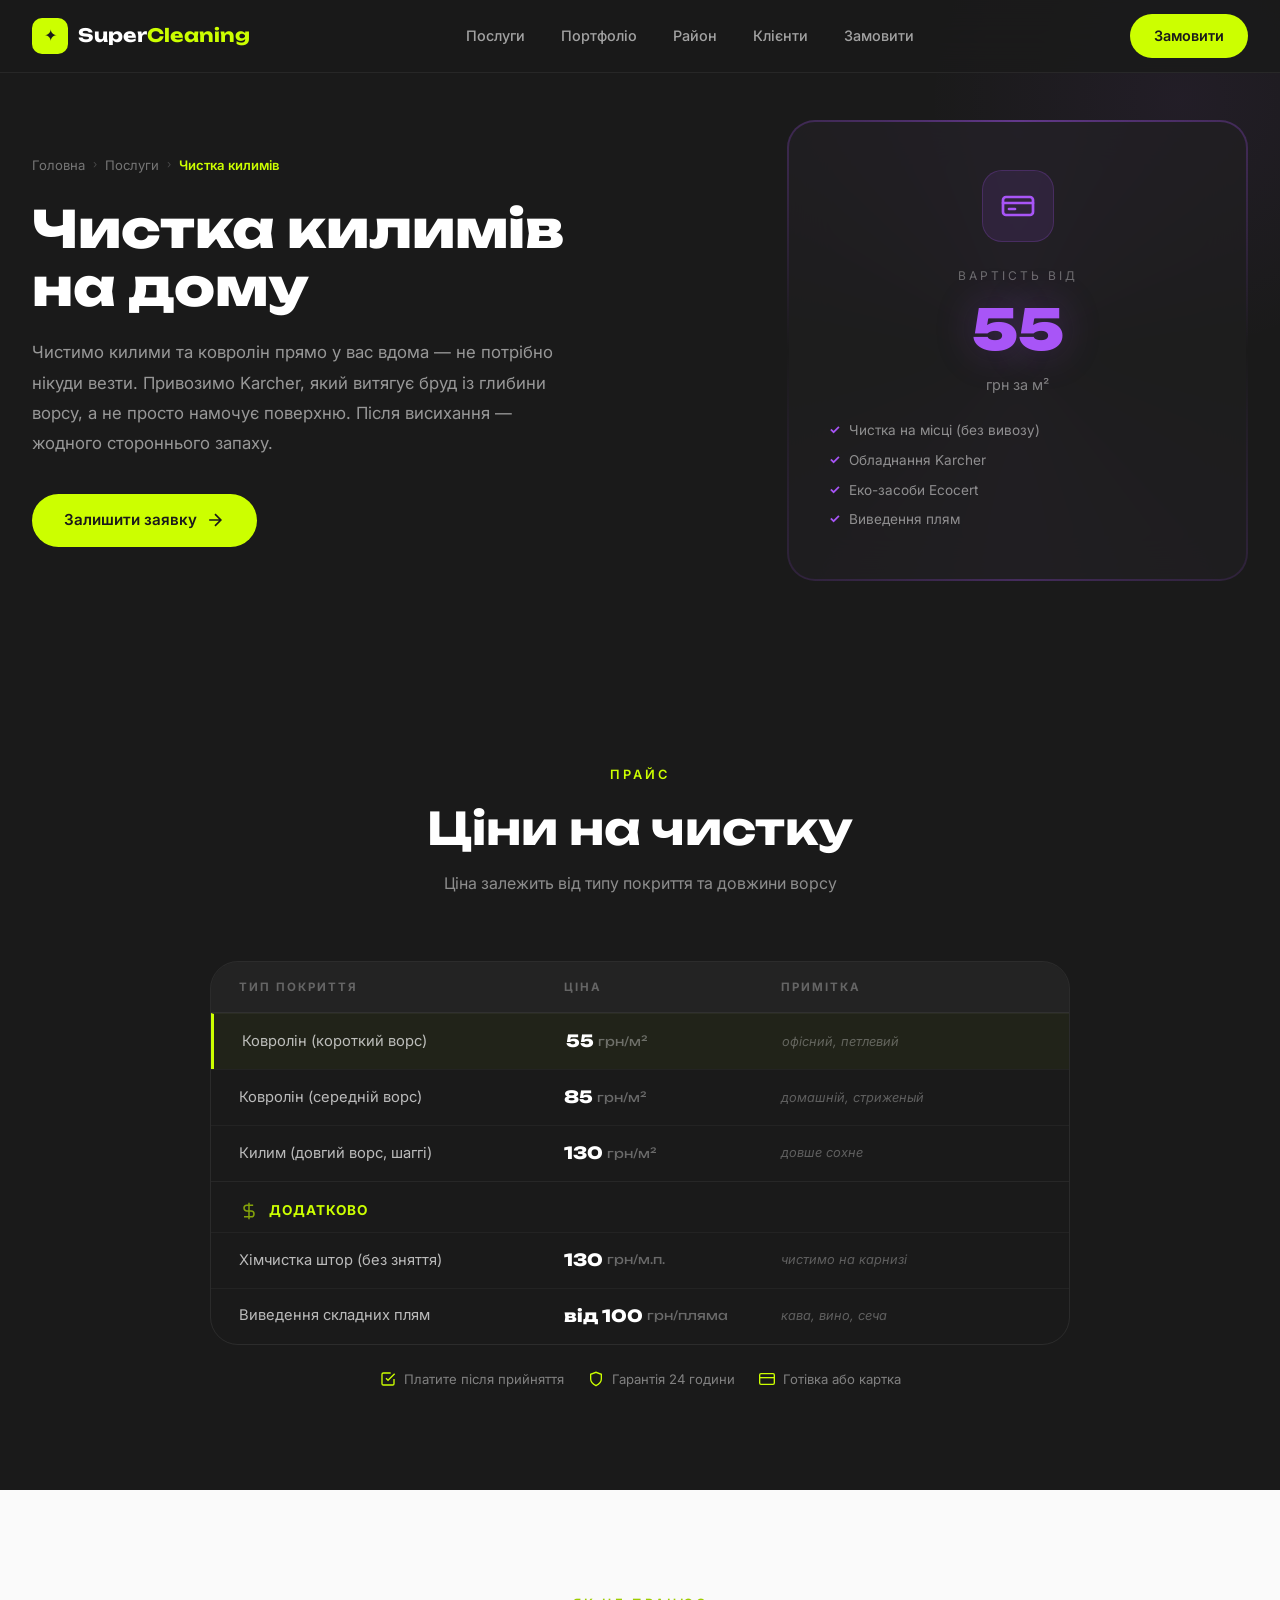
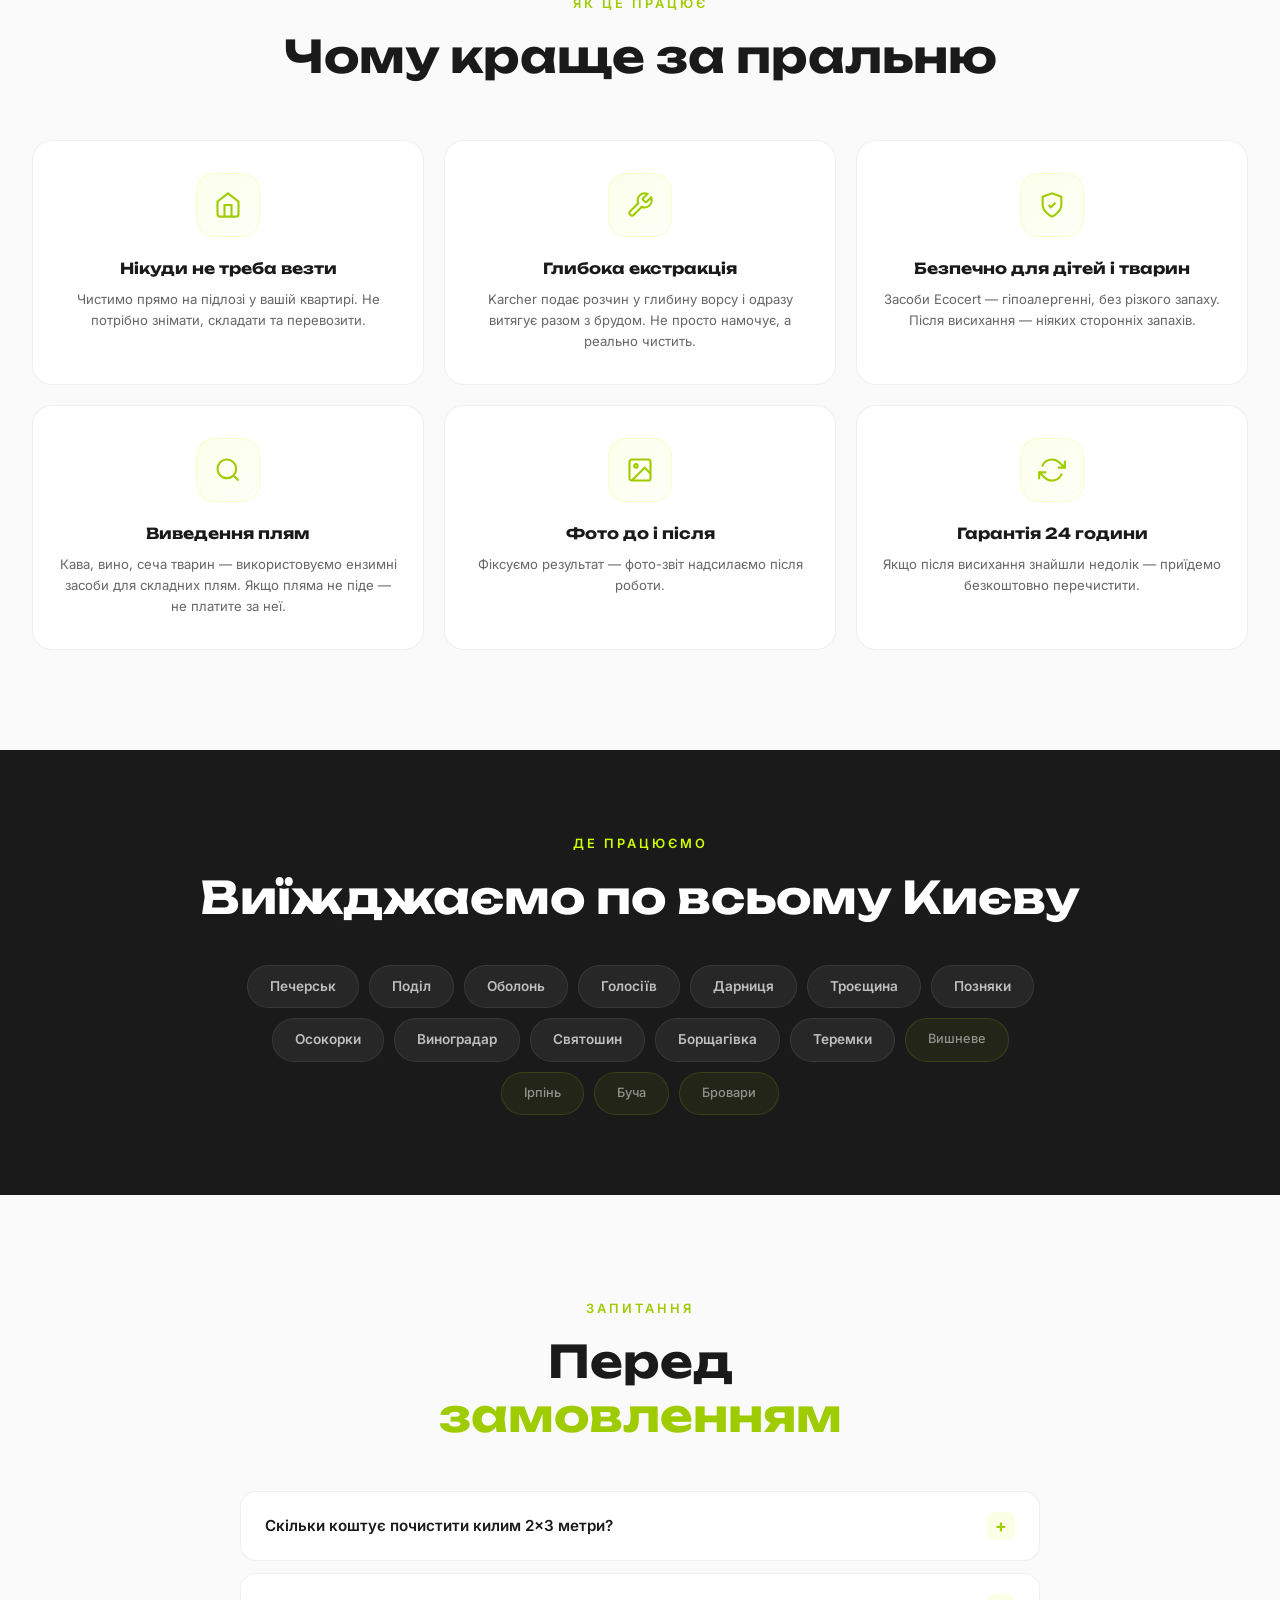
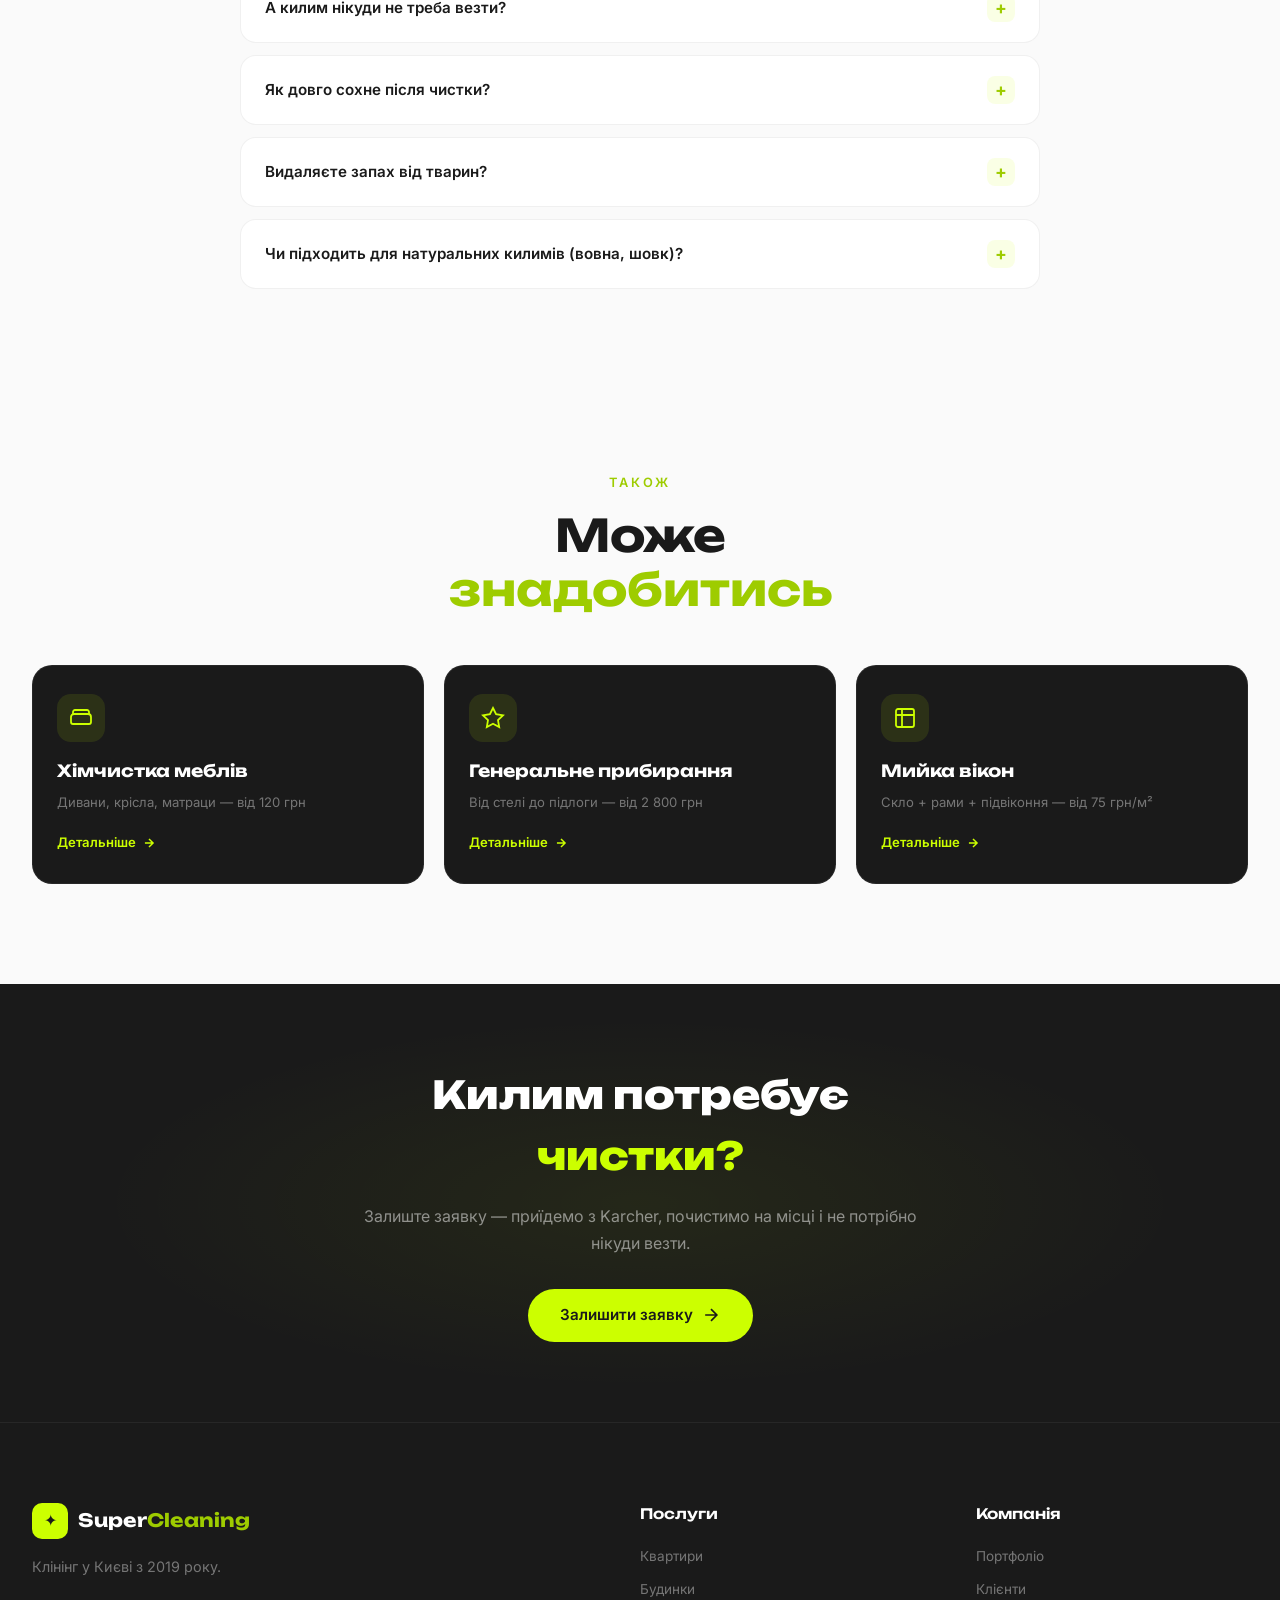
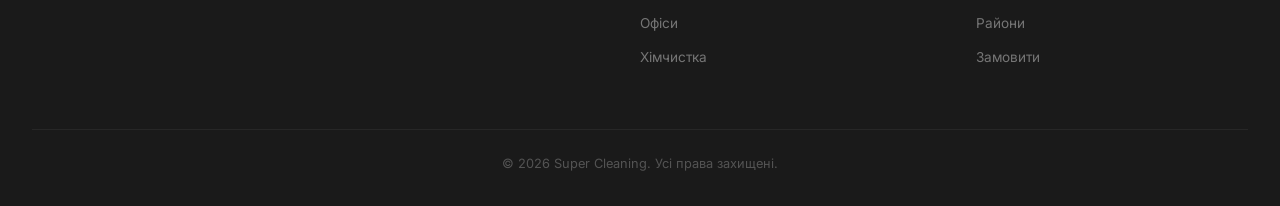
<file: services/kylym.html>
<!DOCTYPE html>
<html lang="uk">

<head>
    <meta charset="UTF-8">
    <meta name="viewport" content="width=device-width, initial-scale=1.0">
    <title>Чистка килимів у Києві від 55 грн/м² — Super Cleaning</title>
    <meta name="description"
        content="Хімчистка килимів та ковроліну на дому у Києві. Глибока екстракція Karcher, еко-засоби. Від 55 грн/м². Килим не потрібно перевозити — чистимо на місці.">
    <link rel="canonical" href="https://supercleaning.kiev.ua/services/kylym.html">

    <meta property="og:title" content="Чистка килимів у Києві — Super Cleaning">
    <meta property="og:description" content="Хімчистка килимів на дому. Від 55 грн/м². Обладнання Karcher, еко-засоби.">
    <meta property="og:type" content="website">
    <meta property="og:url" content="https://supercleaning.kiev.ua/services/kylym.html">
    <meta property="og:locale" content="uk_UA">

    <link rel="preconnect" href="https://fonts.googleapis.com">
    <link rel="preconnect" href="https://fonts.gstatic.com" crossorigin>
    <link href="https://fonts.googleapis.com/css2?family=Inter:wght@300;400;500;600;700&family=Unbounded:wght@400;500;600;700;800;900&display=swap" rel="stylesheet">
    <link rel="stylesheet" href="../styles.css">
    <link rel="stylesheet" href="service.css">

    <script type="application/ld+json">
    {
        "@context": "https://schema.org",
        "@type": "Service",
        "serviceType": "Хімчистка килимів",
        "name": "Чистка килимів та ковроліну — Super Cleaning",
        "provider": {
            "@type": "LocalBusiness",
            "name": "Super Cleaning",
            "address": { "@type": "PostalAddress", "addressLocality": "Київ", "addressCountry": "UA" },
            "areaServed": "Київ", "priceRange": "$$"
        },
        "offers": [
            { "@type": "Offer", "name": "Чистка ковроліну (короткий ворс)", "price": "55", "priceCurrency": "UAH", "unitText": "за м²" },
            { "@type": "Offer", "name": "Чистка килиму (довгий ворс)", "price": "130", "priceCurrency": "UAH", "unitText": "за м²" }
        ]
    }
    </script>
    <script type="application/ld+json">
    {
        "@context": "https://schema.org",
        "@type": "BreadcrumbList",
        "itemListElement": [
            { "@type": "ListItem", "position": 1, "name": "Головна", "item": "https://supercleaning.kiev.ua/" },
            { "@type": "ListItem", "position": 2, "name": "Послуги", "item": "https://supercleaning.kiev.ua/#services" },
            { "@type": "ListItem", "position": 3, "name": "Чистка килимів" }
        ]
    }
    </script>
    <script type="application/ld+json">
    {
        "@context": "https://schema.org",
        "@type": "FAQPage",
        "mainEntity": [
            {
                "@type": "Question",
                "name": "Скільки коштує почистити килим?",
                "acceptedAnswer": { "@type": "Answer", "text": "Від 55 грн/м² за ковролін з коротким ворсом до 130 грн/м² за килим з довгим ворсом. Килим 2×3 метри з коротким ворсом виходить приблизно 330 грн." }
            },
            {
                "@type": "Question",
                "name": "Килим потрібно кудись везти?",
                "acceptedAnswer": { "@type": "Answer", "text": "Ні, ми чистимо на місці. Привозимо обладнання Karcher до вас — килим залишається в квартирі." }
            },
            {
                "@type": "Question",
                "name": "Скільки сохне килим після чистки?",
                "acceptedAnswer": { "@type": "Answer", "text": "Ковролін з коротким ворсом — 2–4 години. Килим з довгим ворсом — 4–8 годин. Залежить від провітрювання та вологості." }
            }
        ]
    }
    </script>
</head>

<body>
    <nav class="navbar" id="navbar">
        <div class="nav-container">
            <a href="../index.html" class="nav-logo"><span class="logo-icon">✦</span><span class="logo-text">Super<span class="logo-accent">Cleaning</span></span></a>
            <ul class="nav-links">
                <li><a href="../index.html#services">Послуги</a></li><li><a href="../index.html#portfolio">Портфоліо</a></li>
                <li><a href="../index.html#map">Район</a></li><li><a href="../index.html#clients">Клієнти</a></li>
                <li><a href="../index.html#booking">Замовити</a></li>
            </ul>
            <a href="../index.html#booking" class="nav-cta">Замовити</a>
            <button class="nav-burger" id="navBurger" aria-label="Меню"><span></span><span></span><span></span></button>
        </div>
    </nav>

    <section class="service-hero" style="--service-accent: #A855F7; --service-accent-rgb: 168, 85, 247;">
        <div class="section-container">
            <div class="service-hero-layout">
                <div class="service-hero-info">
                    <nav class="breadcrumbs" aria-label="Навігація">
                        <a href="../index.html">Головна</a><span class="bc-sep">›</span>
                        <a href="../index.html#services">Послуги</a><span class="bc-sep">›</span>
                        <span class="bc-current">Чистка килимів</span>
                    </nav>
                    <h1 class="service-hero-title">Чистка килимів<br>на дому</h1>
                    <p class="service-hero-desc">
                        Чистимо килими та ковролін прямо у вас вдома — не потрібно нікуди везти.
                        Привозимо Karcher, який витягує бруд із глибини ворсу, а не просто намочує
                        поверхню. Після висихання — жодного стороннього запаху.
                    </p>
                    <div class="service-hero-actions">
                        <a href="../index.html#booking" class="btn btn-primary">
                            <span>Залишити заявку</span>
                            <svg width="20" height="20" viewBox="0 0 24 24" fill="none" stroke="currentColor" stroke-width="2"><path d="M5 12h14M12 5l7 7-7 7" /></svg>
                        </a>
                    </div>
                </div>
                <div class="service-price-card">
                    <div class="service-price-card-inner">
                        <div class="service-price-icon">
                            <svg width="36" height="36" viewBox="0 0 24 24" fill="none" stroke="currentColor" stroke-width="1.8" stroke-linecap="round" stroke-linejoin="round">
                                <rect x="2" y="6" width="20" height="12" rx="2" />
                                <path d="M2 10h20" /><path d="M6 14h4" />
                            </svg>
                        </div>
                        <span class="service-price-label">Вартість від</span>
                        <div class="service-price-value">55</div>
                        <span class="service-price-unit">грн за м²</span>
                        <ul class="service-price-features">
                            <li>Чистка на місці (без вивозу)</li>
                            <li>Обладнання Karcher</li>
                            <li>Еко-засоби Ecocert</li>
                            <li>Виведення плям</li>
                        </ul>
                    </div>
                </div>
            </div>
        </div>
    </section>

    <!-- PRICING -->
    <section class="service-pricing">
        <div class="section-container">
            <div class="section-header section-header-light" data-reveal>
                <span class="section-tag section-tag-light">Прайс</span>
                <h2 class="section-title section-title-light">Ціни на чистку</h2>
                <p class="section-desc section-desc-light">Ціна залежить від типу покриття та довжини ворсу</p>
            </div>
            <div class="price-table-wrapper" data-reveal>
                <div class="price-table">
                    <div class="price-table-header">
                        <div class="price-table-col">Тип покриття</div>
                        <div class="price-table-col">Ціна</div>
                        <div class="price-table-col price-table-col--note">Примітка</div>
                    </div>
                    <div class="price-table-group">
                        <div class="price-table-row price-table-row--highlight">
                            <div class="price-table-cell">Ковролін (короткий ворс)</div>
                            <div class="price-table-cell price-table-cell--price">55 <span>грн/м²</span></div>
                            <div class="price-table-cell price-table-cell--note">офісний, петлевий</div>
                        </div>
                        <div class="price-table-row">
                            <div class="price-table-cell">Ковролін (середній ворс)</div>
                            <div class="price-table-cell price-table-cell--price">85 <span>грн/м²</span></div>
                            <div class="price-table-cell price-table-cell--note">домашній, стриженый</div>
                        </div>
                        <div class="price-table-row">
                            <div class="price-table-cell">Килим (довгий ворс, шаггі)</div>
                            <div class="price-table-cell price-table-cell--price">130 <span>грн/м²</span></div>
                            <div class="price-table-cell price-table-cell--note">довше сохне</div>
                        </div>
                    </div>
                    <div class="price-table-group">
                        <div class="price-table-group-title">
                            <svg width="20" height="20" viewBox="0 0 24 24" fill="none" stroke="currentColor" stroke-width="1.8"><path d="M12 2v20M17 5H9.5a3.5 3.5 0 0 0 0 7h5a3.5 3.5 0 0 1 0 7H6" /></svg>
                            Додатково
                        </div>
                        <div class="price-table-row">
                            <div class="price-table-cell">Хімчистка штор (без зняття)</div>
                            <div class="price-table-cell price-table-cell--price">130 <span>грн/м.п.</span></div>
                            <div class="price-table-cell price-table-cell--note">чистимо на карнизі</div>
                        </div>
                        <div class="price-table-row">
                            <div class="price-table-cell">Виведення складних плям</div>
                            <div class="price-table-cell price-table-cell--price">від 100 <span>грн/пляма</span></div>
                            <div class="price-table-cell price-table-cell--note">кава, вино, сеча</div>
                        </div>
                    </div>
                </div>
                <div class="price-table-footer">
                    <div class="price-table-footer-item"><svg width="16" height="16" viewBox="0 0 24 24" fill="none" stroke="currentColor" stroke-width="2"><polyline points="9 11 12 14 22 4" /><path d="M21 12v7a2 2 0 0 1-2 2H5a2 2 0 0 1-2-2V5a2 2 0 0 1 2-2h11" /></svg>Платите після прийняття</div>
                    <div class="price-table-footer-item"><svg width="16" height="16" viewBox="0 0 24 24" fill="none" stroke="currentColor" stroke-width="2"><path d="M12 22s8-4 8-10V5l-8-3-8 3v7c0 6 8 10 8 10z" /></svg>Гарантія 24 години</div>
                    <div class="price-table-footer-item"><svg width="16" height="16" viewBox="0 0 24 24" fill="none" stroke="currentColor" stroke-width="2"><rect x="1" y="4" width="22" height="16" rx="2" ry="2" /><line x1="1" y1="10" x2="23" y2="10" /></svg>Готівка або картка</div>
                </div>
            </div>
        </div>
    </section>

    <!-- WHAT YOU GET -->
    <section class="service-included">
        <div class="section-container">
            <div class="section-header" data-reveal>
                <span class="section-tag">Як це працює</span>
                <h2 class="section-title">Чому краще за пральню</h2>
            </div>
            <div class="included-grid" data-reveal>
                <div class="included-card">
                    <div class="included-card-icon"><svg width="28" height="28" viewBox="0 0 24 24" fill="none" stroke="currentColor" stroke-width="1.8"><path d="M3 9l9-7 9 7v11a2 2 0 0 1-2 2H5a2 2 0 0 1-2-2z" /><polyline points="9 22 9 12 15 12 15 22" /></svg></div>
                    <h3>Нікуди не треба везти</h3>
                    <p>Чистимо прямо на підлозі у вашій квартирі. Не потрібно знімати, складати та перевозити.</p>
                </div>
                <div class="included-card">
                    <div class="included-card-icon"><svg width="28" height="28" viewBox="0 0 24 24" fill="none" stroke="currentColor" stroke-width="1.8"><path d="M14.7 6.3a1 1 0 0 0 0 1.4l1.6 1.6a1 1 0 0 0 1.4 0l3.77-3.77a6 6 0 0 1-7.94 7.94l-6.91 6.91a2.12 2.12 0 0 1-3-3l6.91-6.91a6 6 0 0 1 7.94-7.94l-3.76 3.76z"/></svg></div>
                    <h3>Глибока екстракція</h3>
                    <p>Karcher подає розчин у глибину ворсу і одразу витягує разом з брудом. Не просто намочує, а реально чистить.</p>
                </div>
                <div class="included-card">
                    <div class="included-card-icon"><svg width="28" height="28" viewBox="0 0 24 24" fill="none" stroke="currentColor" stroke-width="1.8"><path d="M12 22s8-4 8-10V5l-8-3-8 3v7c0 6 8 10 8 10z" /><path d="M9 12l2 2 4-4" /></svg></div>
                    <h3>Безпечно для дітей і тварин</h3>
                    <p>Засоби Ecocert — гіпоалергенні, без різкого запаху. Після висихання — ніяких сторонніх запахів.</p>
                </div>
                <div class="included-card">
                    <div class="included-card-icon"><svg width="28" height="28" viewBox="0 0 24 24" fill="none" stroke="currentColor" stroke-width="1.8"><circle cx="11" cy="11" r="8" /><line x1="21" y1="21" x2="16.65" y2="16.65" /></svg></div>
                    <h3>Виведення плям</h3>
                    <p>Кава, вино, сеча тварин — використовуємо ензимні засоби для складних плям. Якщо пляма не піде — не платите за неї.</p>
                </div>
                <div class="included-card">
                    <div class="included-card-icon"><svg width="28" height="28" viewBox="0 0 24 24" fill="none" stroke="currentColor" stroke-width="1.8"><rect x="3" y="3" width="18" height="18" rx="2" ry="2" /><circle cx="8.5" cy="8.5" r="1.5" /><polyline points="21 15 16 10 5 21" /></svg></div>
                    <h3>Фото до і після</h3>
                    <p>Фіксуємо результат — фото-звіт надсилаємо після роботи.</p>
                </div>
                <div class="included-card">
                    <div class="included-card-icon"><svg width="28" height="28" viewBox="0 0 24 24" fill="none" stroke="currentColor" stroke-width="1.8"><polyline points="23 4 23 10 17 10" /><polyline points="1 20 1 14 7 14" /><path d="M3.51 9a9 9 0 0 1 14.85-3.36L23 10M1 14l4.64 4.36A9 9 0 0 0 20.49 15" /></svg></div>
                    <h3>Гарантія 24 години</h3>
                    <p>Якщо після висихання знайшли недолік — приїдемо безкоштовно перечистити.</p>
                </div>
            </div>
        </div>
    </section>

    <!-- AREAS -->
    <section class="service-areas">
        <div class="section-container">
            <div class="section-header section-header-light" data-reveal>
                <span class="section-tag section-tag-light">Де працюємо</span>
                <h2 class="section-title section-title-light">Виїжджаємо по всьому Києву</h2>
            </div>
            <div class="areas-grid" data-reveal>
                <div class="area-chip">Печерськ</div><div class="area-chip">Поділ</div><div class="area-chip">Оболонь</div>
                <div class="area-chip">Голосіїв</div><div class="area-chip">Дарниця</div><div class="area-chip">Троєщина</div>
                <div class="area-chip">Позняки</div><div class="area-chip">Осокорки</div><div class="area-chip">Виноградар</div>
                <div class="area-chip">Святошин</div><div class="area-chip">Борщагівка</div><div class="area-chip">Теремки</div>
                <div class="area-chip area-chip--accent">Вишневе</div><div class="area-chip area-chip--accent">Ірпінь</div>
                <div class="area-chip area-chip--accent">Буча</div><div class="area-chip area-chip--accent">Бровари</div>
            </div>
        </div>
    </section>

    <!-- FAQ -->
    <section class="service-faq">
        <div class="section-container">
            <div class="section-header" data-reveal>
                <span class="section-tag">Запитання</span>
                <h2 class="section-title">Перед<br><span class="title-accent-lime">замовленням</span></h2>
            </div>
            <div class="faq-list" data-reveal>
                <div class="faq-item">
                    <button class="faq-question">Скільки коштує почистити килим 2×3 метри?<span class="faq-toggle">+</span></button>
                    <div class="faq-answer"><div class="faq-answer-inner">Залежить від ворсу. Короткий ворс (ковролін) — 55 грн/м², тобто 6 м² × 55 = 330 грн. Довгий ворс (шаггі) — 130 грн/м², тобто 780 грн. Середній ворс — десь посередині.</div></div>
                </div>
                <div class="faq-item">
                    <button class="faq-question">А килим нікуди не треба везти?<span class="faq-toggle">+</span></button>
                    <div class="faq-answer"><div class="faq-answer-inner">Ні. Чистимо прямо на підлозі — привозимо обладнання до вас. Це зручніше та безпечніше для килима, ніж перевозити його в цех.</div></div>
                </div>
                <div class="faq-item">
                    <button class="faq-question">Як довго сохне після чистки?<span class="faq-toggle">+</span></button>
                    <div class="faq-answer"><div class="faq-answer-inner">Короткий ворс — 2–4 години, довгий — 4–8 годин. Якщо відкрити вікна або ввімкнути кондиціонер — швидше. Ходити по килиму можна одразу, але в шкарпетках.</div></div>
                </div>
                <div class="faq-item">
                    <button class="faq-question">Видаляєте запах від тварин?<span class="faq-toggle">+</span></button>
                    <div class="faq-answer"><div class="faq-answer-inner">Так. Для плям і запахів від сечі тварин використовуємо ензимні засоби — вони руйнують органіку, а не просто маскують запах. У більшості випадків вдається прибрати повністю.</div></div>
                </div>
                <div class="faq-item">
                    <button class="faq-question">Чи підходить для натуральних килимів (вовна, шовк)?<span class="faq-toggle">+</span></button>
                    <div class="faq-answer"><div class="faq-answer-inner">Так, але попередньо тестуємо засіб на невидимій ділянці. Для делікатних матеріалів використовуємо м'якші розчини з нижчим pH.</div></div>
                </div>
            </div>
        </div>
    </section>

    <!-- RELATED -->
    <section class="service-related">
        <div class="section-container">
            <div class="section-header" data-reveal>
                <span class="section-tag">Також</span>
                <h2 class="section-title">Може<br><span class="title-accent-lime">знадобитись</span></h2>
            </div>
            <div class="related-grid" data-reveal>
                <a href="himchystka.html" class="related-card">
                    <div class="related-card-icon"><svg width="24" height="24" viewBox="0 0 24 24" fill="none" stroke="currentColor" stroke-width="1.8"><path d="M20 9V6a2 2 0 0 0-2-2H6a2 2 0 0 0-2 2v3" /><path d="M2 11v5a2 2 0 0 0 2 2h16a2 2 0 0 0 2-2v-5a3 3 0 0 0-3-3H5a3 3 0 0 0-3 3z" /></svg></div>
                    <h4 class="related-card-title">Хімчистка меблів</h4><p class="related-card-desc">Дивани, крісла, матраци — від 120 грн</p>
                    <span class="related-card-link">Детальніше <svg width="14" height="14" viewBox="0 0 24 24" fill="none" stroke="currentColor" stroke-width="2.5"><path d="M5 12h14M12 5l7 7-7 7" /></svg></span>
                </a>
                <a href="generalne.html" class="related-card">
                    <div class="related-card-icon"><svg width="24" height="24" viewBox="0 0 24 24" fill="none" stroke="currentColor" stroke-width="1.8"><path d="M12 2l3.09 6.26L22 9.27l-5 4.87 1.18 6.88L12 17.77l-6.18 3.25L7 14.14 2 9.27l6.91-1.01L12 2z" /></svg></div>
                    <h4 class="related-card-title">Генеральне прибирання</h4><p class="related-card-desc">Від стелі до підлоги — від 2 800 грн</p>
                    <span class="related-card-link">Детальніше <svg width="14" height="14" viewBox="0 0 24 24" fill="none" stroke="currentColor" stroke-width="2.5"><path d="M5 12h14M12 5l7 7-7 7" /></svg></span>
                </a>
                <a href="vikna.html" class="related-card">
                    <div class="related-card-icon"><svg width="24" height="24" viewBox="0 0 24 24" fill="none" stroke="currentColor" stroke-width="1.8"><rect x="3" y="3" width="18" height="18" rx="2" /><line x1="3" y1="9" x2="21" y2="9" /><line x1="9" y1="3" x2="9" y2="21" /></svg></div>
                    <h4 class="related-card-title">Мийка вікон</h4><p class="related-card-desc">Скло + рами + підвіконня — від 75 грн/м²</p>
                    <span class="related-card-link">Детальніше <svg width="14" height="14" viewBox="0 0 24 24" fill="none" stroke="currentColor" stroke-width="2.5"><path d="M5 12h14M12 5l7 7-7 7" /></svg></span>
                </a>
            </div>
        </div>
    </section>

    <section class="service-cta">
        <div class="section-container">
            <div class="cta-content" data-reveal>
                <h2>Килим потребує <span>чистки?</span></h2>
                <p>Залиште заявку — приїдемо з Karcher, почистимо на місці і не потрібно нікуди везти.</p>
                <a href="../index.html#booking" class="btn btn-primary"><span>Залишити заявку</span><svg width="20" height="20" viewBox="0 0 24 24" fill="none" stroke="currentColor" stroke-width="2"><path d="M5 12h14M12 5l7 7-7 7" /></svg></a>
            </div>
        </div>
    </section>

    <footer class="footer">
        <div class="section-container">
            <div class="footer-grid">
                <div class="footer-brand"><a href="../index.html" class="nav-logo"><span class="logo-icon">✦</span><span class="logo-text">Super<span class="logo-accent">Cleaning</span></span></a><p class="footer-desc">Клінінг у Києві з 2019 року.</p></div>
                <div class="footer-links"><h4>Послуги</h4><a href="../index.html#services">Квартири</a><a href="../index.html#services">Будинки</a><a href="../index.html#services">Офіси</a><a href="himchystka.html">Хімчистка</a></div>
                <div class="footer-links"><h4>Компанія</h4><a href="../index.html#portfolio">Портфоліо</a><a href="../index.html#clients">Клієнти</a><a href="../index.html#map">Райони</a><a href="../index.html#booking">Замовити</a></div>
            </div>
            <div class="footer-bottom"><p>© 2026 Super Cleaning. Усі права захищені.</p></div>
        </div>
    </footer>

    <script>
        document.querySelectorAll('.faq-question').forEach(btn => { btn.addEventListener('click', () => { const item = btn.closest('.faq-item'); const isActive = item.classList.contains('active'); document.querySelectorAll('.faq-item').forEach(i => i.classList.remove('active')); if (!isActive) item.classList.add('active'); }); });
        const revealObserver = new IntersectionObserver((entries) => { entries.forEach((entry) => { if (entry.isIntersecting) { setTimeout(() => entry.target.classList.add('revealed'), entry.target.dataset.revealDelay || 0); revealObserver.unobserve(entry.target); } }); }, { threshold: 0.1, rootMargin: '0px 0px -60px 0px' });
        document.querySelectorAll('[data-reveal]').forEach(el => revealObserver.observe(el));
        const navbar = document.getElementById('navbar'); window.addEventListener('scroll', () => { navbar.style.background = window.scrollY > 50 ? 'rgba(26,26,26,0.95)' : 'rgba(26,26,26,0.85)'; navbar.style.borderBottomColor = window.scrollY > 50 ? 'rgba(204,255,0,0.1)' : 'rgba(255,255,255,0.06)'; }, { passive: true });
        const burger = document.getElementById('navBurger'); const navLinks = document.querySelector('.nav-links'); if (burger) burger.addEventListener('click', () => navLinks.classList.toggle('active'));
    </script>
</body>
</html>
</file>
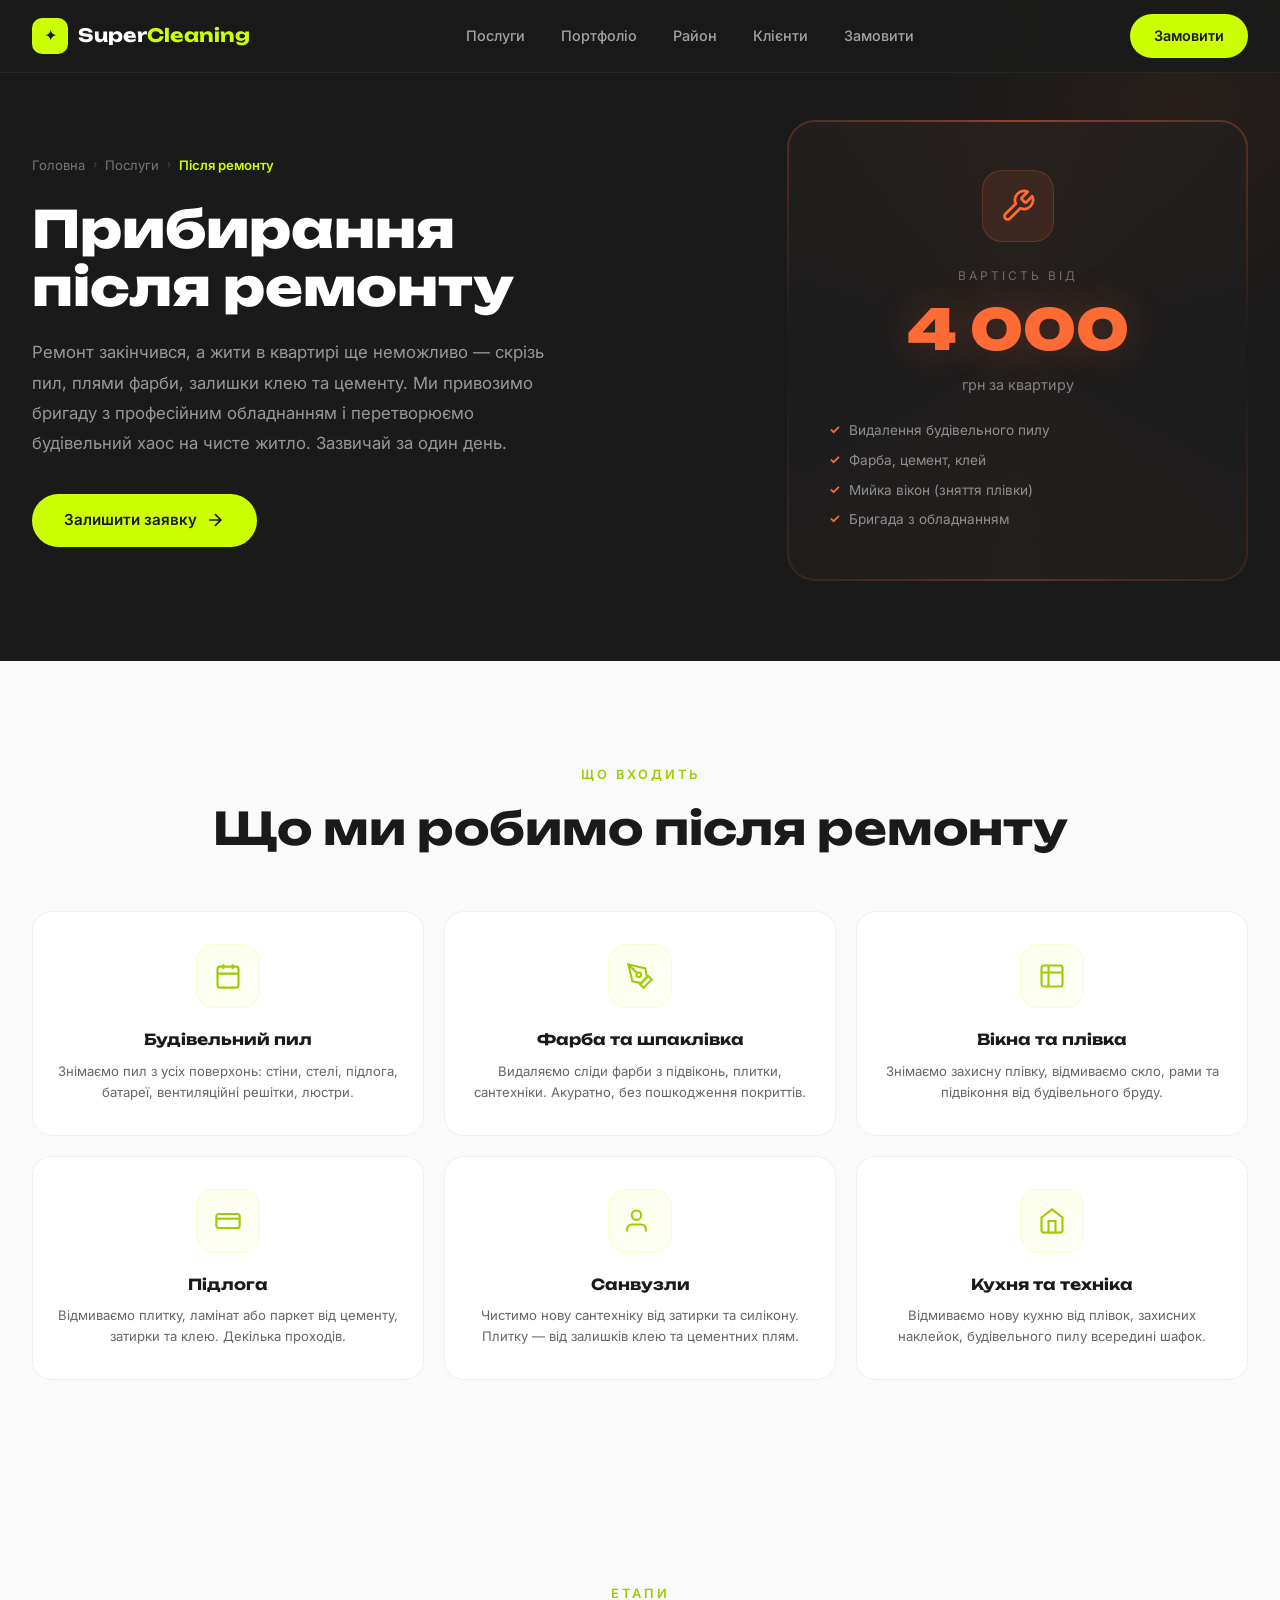
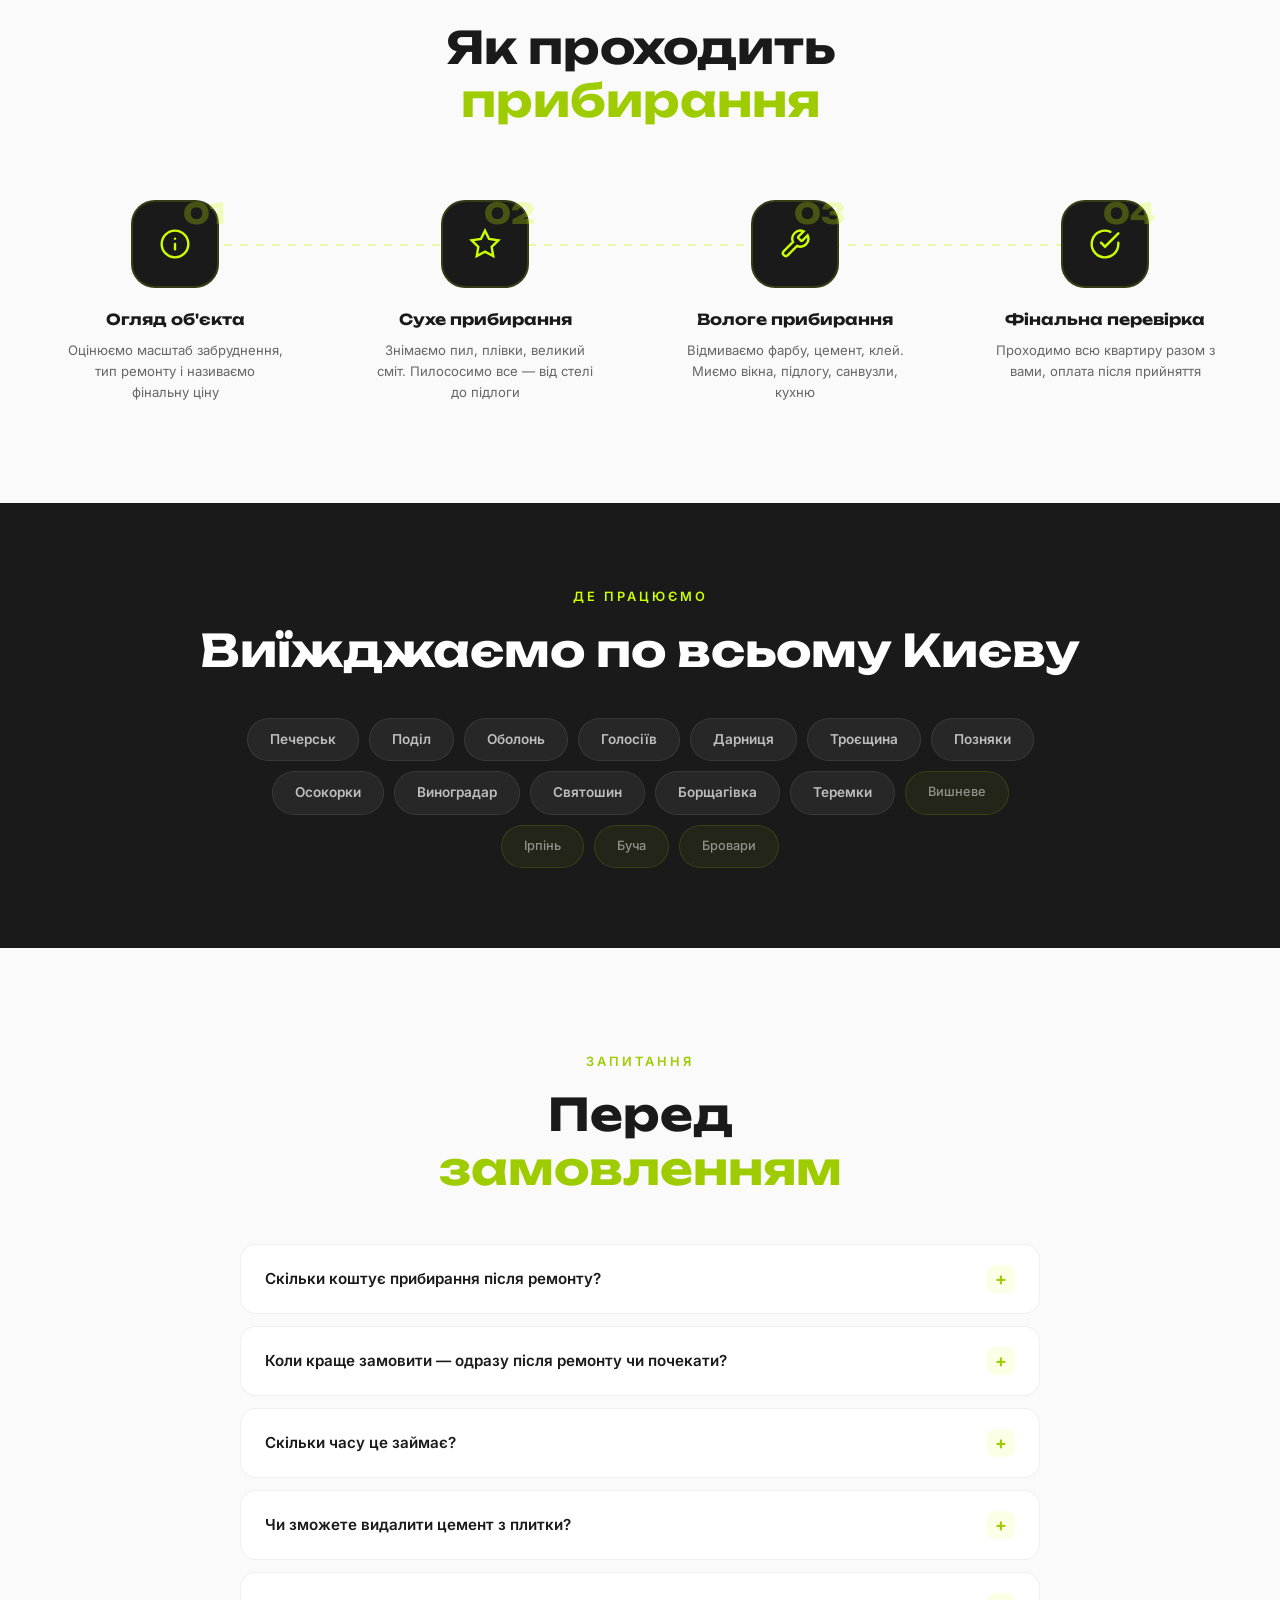
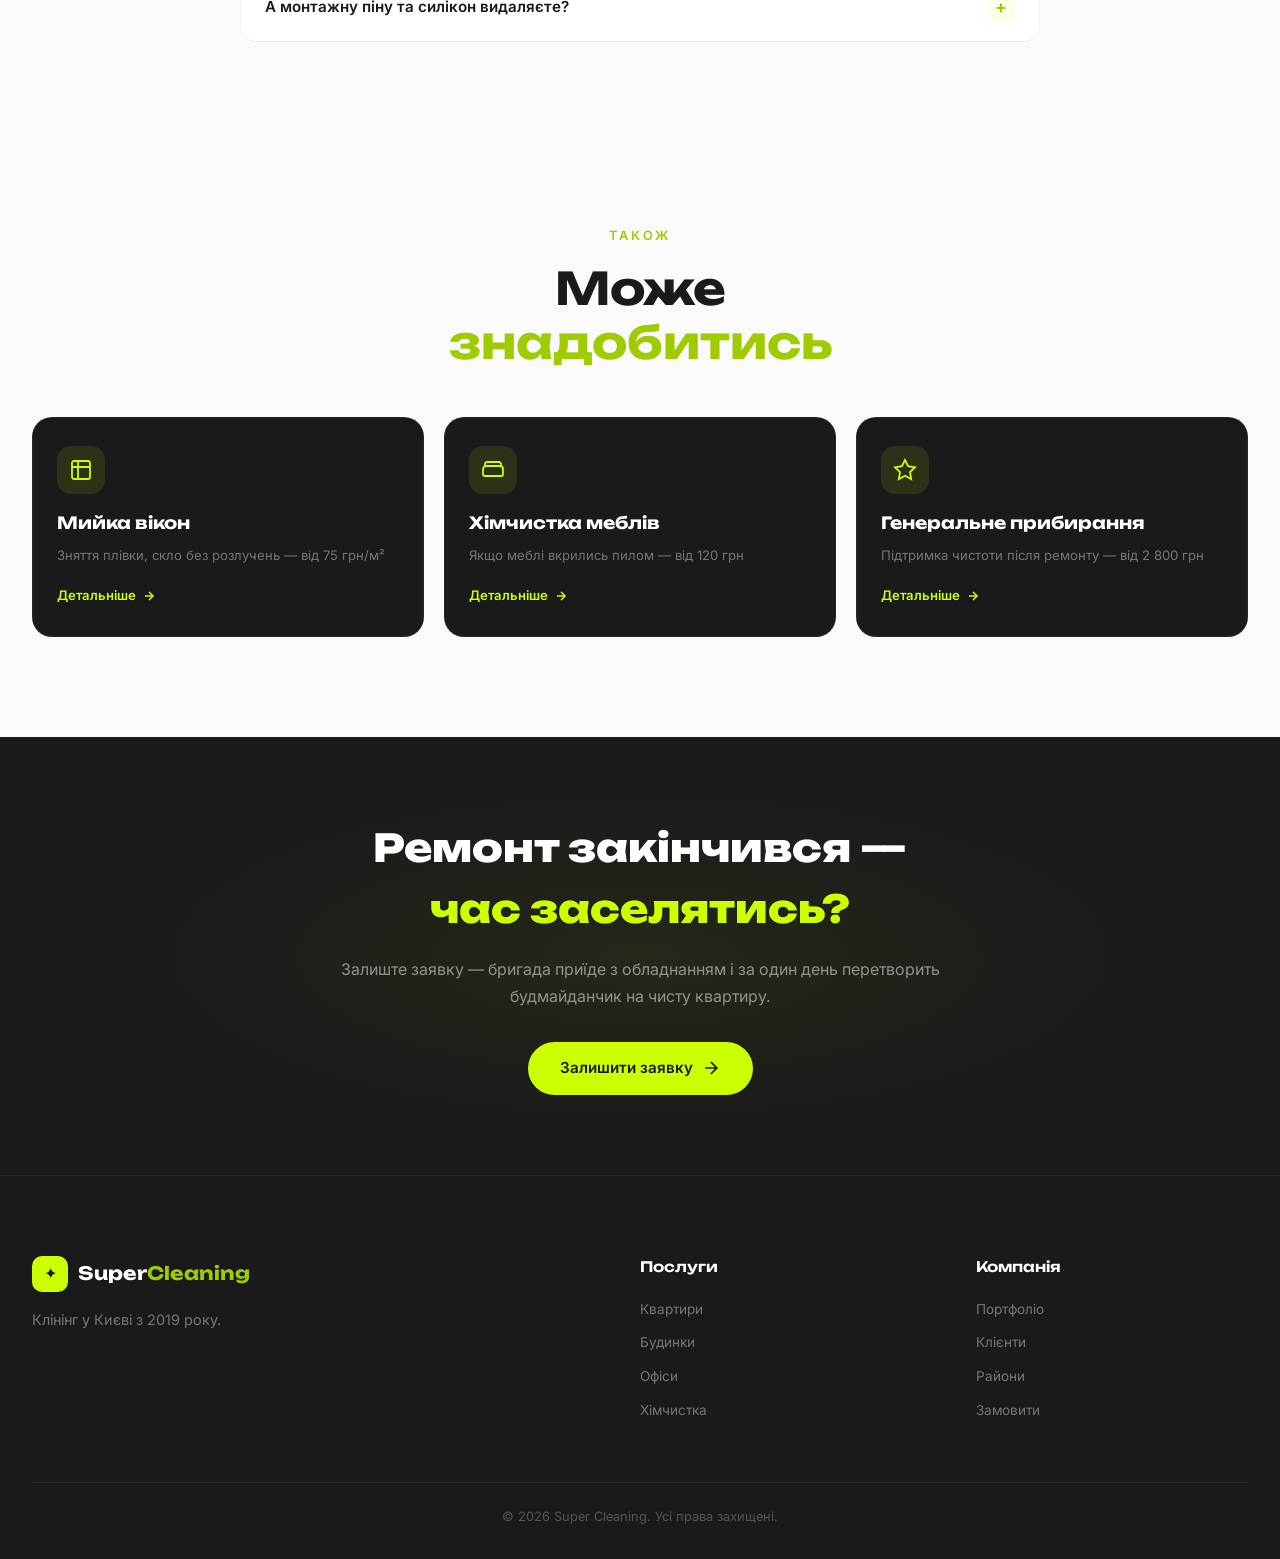
<file: services/remont.html>
<!DOCTYPE html>
<html lang="uk">

<head>
    <meta charset="UTF-8">
    <meta name="viewport" content="width=device-width, initial-scale=1.0">
    <title>Прибирання після ремонту у Києві від 4 000 грн — Super Cleaning</title>
    <meta name="description"
        content="Прибирання квартири після ремонту у Києві. Видаляємо будівельний пил, сліди фарби, цементу, клею. Від 4 000 грн. Бригада з обладнанням, виїзд по всьому місту.">
    <link rel="canonical" href="https://supercleaning.kiev.ua/services/remont.html">

    <meta property="og:title" content="Прибирання після ремонту у Києві — Super Cleaning">
    <meta property="og:description" content="Видаляємо будівельний пил, фарбу, цемент. Від 4 000 грн. Виїзд по всьому Києву.">
    <meta property="og:type" content="website">
    <meta property="og:url" content="https://supercleaning.kiev.ua/services/remont.html">
    <meta property="og:locale" content="uk_UA">

    <link rel="preconnect" href="https://fonts.googleapis.com">
    <link rel="preconnect" href="https://fonts.gstatic.com" crossorigin>
    <link href="https://fonts.googleapis.com/css2?family=Inter:wght@300;400;500;600;700&family=Unbounded:wght@400;500;600;700;800;900&display=swap" rel="stylesheet">
    <link rel="stylesheet" href="../styles.css">
    <link rel="stylesheet" href="service.css">

    <script type="application/ld+json">
    {
        "@context": "https://schema.org",
        "@type": "Service",
        "serviceType": "Прибирання після ремонту",
        "name": "Прибирання після ремонту — Super Cleaning",
        "provider": {
            "@type": "LocalBusiness",
            "name": "Super Cleaning",
            "address": { "@type": "PostalAddress", "addressLocality": "Київ", "addressCountry": "UA" },
            "areaServed": "Київ", "priceRange": "$$"
        },
        "offers": [
            { "@type": "Offer", "name": "Прибирання квартири після ремонту", "price": "4000", "priceCurrency": "UAH" }
        ]
    }
    </script>
    <script type="application/ld+json">
    {
        "@context": "https://schema.org",
        "@type": "BreadcrumbList",
        "itemListElement": [
            { "@type": "ListItem", "position": 1, "name": "Головна", "item": "https://supercleaning.kiev.ua/" },
            { "@type": "ListItem", "position": 2, "name": "Послуги", "item": "https://supercleaning.kiev.ua/#services" },
            { "@type": "ListItem", "position": 3, "name": "Після ремонту" }
        ]
    }
    </script>
    <script type="application/ld+json">
    {
        "@context": "https://schema.org",
        "@type": "FAQPage",
        "mainEntity": [
            {
                "@type": "Question",
                "name": "Скільки коштує прибирання після ремонту?",
                "acceptedAnswer": { "@type": "Answer", "text": "Від 4 000 грн за квартиру. Точна ціна залежить від площі, типу ремонту та ступеня забруднення. Після косметичного ремонту дешевше, після капітального — дорожче." }
            },
            {
                "@type": "Question",
                "name": "Що саме ви робите після ремонту?",
                "acceptedAnswer": { "@type": "Answer", "text": "Видаляємо будівельний пил з усіх поверхонь, відмиваємо сліди фарби та цементу, чистимо вентиляційні решітки, миємо вікна (включаючи зняття плівки), підлогу, санвузли та кухню." }
            },
            {
                "@type": "Question",
                "name": "Через скільки після ремонту можна замовити прибирання?",
                "acceptedAnswer": { "@type": "Answer", "text": "Одразу, як тільки будівельники закінчили роботу. Чим раніше — тим легше видалити сліди: свіжа фарба і цемент знімаються простіше." }
            }
        ]
    }
    </script>
</head>

<body>
    <nav class="navbar" id="navbar">
        <div class="nav-container">
            <a href="../index.html" class="nav-logo"><span class="logo-icon">✦</span><span class="logo-text">Super<span class="logo-accent">Cleaning</span></span></a>
            <ul class="nav-links">
                <li><a href="../index.html#services">Послуги</a></li><li><a href="../index.html#portfolio">Портфоліо</a></li>
                <li><a href="../index.html#map">Район</a></li><li><a href="../index.html#clients">Клієнти</a></li>
                <li><a href="../index.html#booking">Замовити</a></li>
            </ul>
            <a href="../index.html#booking" class="nav-cta">Замовити</a>
            <button class="nav-burger" id="navBurger" aria-label="Меню"><span></span><span></span><span></span></button>
        </div>
    </nav>

    <section class="service-hero" style="--service-accent: #FF6B35; --service-accent-rgb: 255, 107, 53;">
        <div class="section-container">
            <div class="service-hero-layout">
                <div class="service-hero-info">
                    <nav class="breadcrumbs" aria-label="Навігація">
                        <a href="../index.html">Головна</a><span class="bc-sep">›</span>
                        <a href="../index.html#services">Послуги</a><span class="bc-sep">›</span>
                        <span class="bc-current">Після ремонту</span>
                    </nav>
                    <h1 class="service-hero-title">Прибирання<br>після ремонту</h1>
                    <p class="service-hero-desc">
                        Ремонт закінчився, а жити в квартирі ще неможливо — скрізь пил, плями фарби,
                        залишки клею та цементу. Ми привозимо бригаду з професійним обладнанням і
                        перетворюємо будівельний хаос на чисте житло. Зазвичай за один день.
                    </p>
                    <div class="service-hero-actions">
                        <a href="../index.html#booking" class="btn btn-primary">
                            <span>Залишити заявку</span>
                            <svg width="20" height="20" viewBox="0 0 24 24" fill="none" stroke="currentColor" stroke-width="2"><path d="M5 12h14M12 5l7 7-7 7" /></svg>
                        </a>
                    </div>
                </div>
                <div class="service-price-card">
                    <div class="service-price-card-inner">
                        <div class="service-price-icon">
                            <svg width="36" height="36" viewBox="0 0 24 24" fill="none" stroke="currentColor" stroke-width="1.8" stroke-linecap="round" stroke-linejoin="round">
                                <path d="M14.7 6.3a1 1 0 0 0 0 1.4l1.6 1.6a1 1 0 0 0 1.4 0l3.77-3.77a6 6 0 0 1-7.94 7.94l-6.91 6.91a2.12 2.12 0 0 1-3-3l6.91-6.91a6 6 0 0 1 7.94-7.94l-3.76 3.76z"/>
                            </svg>
                        </div>
                        <span class="service-price-label">Вартість від</span>
                        <div class="service-price-value">4 000</div>
                        <span class="service-price-unit">грн за квартиру</span>
                        <ul class="service-price-features">
                            <li>Видалення будівельного пилу</li>
                            <li>Фарба, цемент, клей</li>
                            <li>Мийка вікон (зняття плівки)</li>
                            <li>Бригада з обладнанням</li>
                        </ul>
                    </div>
                </div>
            </div>
        </div>
    </section>

    <!-- WHAT WE CLEAN -->
    <section class="service-included">
        <div class="section-container">
            <div class="section-header" data-reveal>
                <span class="section-tag">Що входить</span>
                <h2 class="section-title">Що ми робимо після ремонту</h2>
            </div>
            <div class="included-grid" data-reveal>
                <div class="included-card">
                    <div class="included-card-icon"><svg width="28" height="28" viewBox="0 0 24 24" fill="none" stroke="currentColor" stroke-width="1.8"><path d="M8 2v4M16 2v4M3 10h18M5 4h14a2 2 0 0 1 2 2v14a2 2 0 0 1-2 2H5a2 2 0 0 1-2-2V6a2 2 0 0 1 2-2z" /></svg></div>
                    <h3>Будівельний пил</h3>
                    <p>Знімаємо пил з усіх поверхонь: стіни, стелі, підлога, батареї, вентиляційні решітки, люстри.</p>
                </div>
                <div class="included-card">
                    <div class="included-card-icon"><svg width="28" height="28" viewBox="0 0 24 24" fill="none" stroke="currentColor" stroke-width="1.8"><path d="M12 19l7-7 3 3-7 7-3-3z" /><path d="M18 13l-1.5-7.5L2 2l3.5 14.5L13 18l5-5z" /><path d="M2 2l7.586 7.586" /><circle cx="11" cy="11" r="2" /></svg></div>
                    <h3>Фарба та шпаклівка</h3>
                    <p>Видаляємо сліди фарби з підвіконь, плитки, сантехніки. Акуратно, без пошкодження покриттів.</p>
                </div>
                <div class="included-card">
                    <div class="included-card-icon"><svg width="28" height="28" viewBox="0 0 24 24" fill="none" stroke="currentColor" stroke-width="1.8"><rect x="3" y="3" width="18" height="18" rx="2" /><line x1="3" y1="9" x2="21" y2="9" /><line x1="9" y1="3" x2="9" y2="21" /></svg></div>
                    <h3>Вікна та плівка</h3>
                    <p>Знімаємо захисну плівку, відмиваємо скло, рами та підвіконня від будівельного бруду.</p>
                </div>
                <div class="included-card">
                    <div class="included-card-icon"><svg width="28" height="28" viewBox="0 0 24 24" fill="none" stroke="currentColor" stroke-width="1.8"><rect x="2" y="6" width="20" height="12" rx="2" /><path d="M2 10h20" /></svg></div>
                    <h3>Підлога</h3>
                    <p>Відмиваємо плитку, ламінат або паркет від цементу, затирки та клею. Декілька проходів.</p>
                </div>
                <div class="included-card">
                    <div class="included-card-icon"><svg width="28" height="28" viewBox="0 0 24 24" fill="none" stroke="currentColor" stroke-width="1.8"><path d="M17 21v-2a4 4 0 0 0-4-4H5a4 4 0 0 0-4 4v2" /><circle cx="9" cy="7" r="4" /></svg></div>
                    <h3>Санвузли</h3>
                    <p>Чистимо нову сантехніку від затирки та силікону. Плитку — від залишків клею та цементних плям.</p>
                </div>
                <div class="included-card">
                    <div class="included-card-icon"><svg width="28" height="28" viewBox="0 0 24 24" fill="none" stroke="currentColor" stroke-width="1.8"><path d="M3 9l9-7 9 7v11a2 2 0 0 1-2 2H5a2 2 0 0 1-2-2z" /><polyline points="9 22 9 12 15 12 15 22" /></svg></div>
                    <h3>Кухня та техніка</h3>
                    <p>Відмиваємо нову кухню від плівок, захисних наклейок, будівельного пилу всередині шафок.</p>
                </div>
            </div>
        </div>
    </section>

    <!-- PROCESS -->
    <section class="service-process">
        <div class="section-container">
            <div class="section-header" data-reveal>
                <span class="section-tag">Етапи</span>
                <h2 class="section-title">Як проходить<br><span class="title-accent-lime">прибирання</span></h2>
            </div>
            <div class="process-timeline" data-reveal>
                <div class="process-step">
                    <div class="process-step-num"><span>01</span>
                        <svg width="32" height="32" viewBox="0 0 24 24" fill="none" stroke="currentColor" stroke-width="1.8" stroke-linecap="round"><circle cx="12" cy="12" r="10" /><path d="M12 16v-4" /><path d="M12 8h.01" /></svg>
                    </div>
                    <h4 class="process-step-title">Огляд об'єкта</h4>
                    <p class="process-step-desc">Оцінюємо масштаб забруднення, тип ремонту і називаємо фінальну ціну</p>
                </div>
                <div class="process-step">
                    <div class="process-step-num"><span>02</span>
                        <svg width="32" height="32" viewBox="0 0 24 24" fill="none" stroke="currentColor" stroke-width="1.8" stroke-linecap="round"><path d="M12 2l3.09 6.26L22 9.27l-5 4.87 1.18 6.88L12 17.77l-6.18 3.25L7 14.14 2 9.27l6.91-1.01L12 2z" /></svg>
                    </div>
                    <h4 class="process-step-title">Сухе прибирання</h4>
                    <p class="process-step-desc">Знімаємо пил, плівки, великий сміт. Пилососимо все — від стелі до підлоги</p>
                </div>
                <div class="process-step">
                    <div class="process-step-num"><span>03</span>
                        <svg width="32" height="32" viewBox="0 0 24 24" fill="none" stroke="currentColor" stroke-width="1.8" stroke-linecap="round"><path d="M14.7 6.3a1 1 0 0 0 0 1.4l1.6 1.6a1 1 0 0 0 1.4 0l3.77-3.77a6 6 0 0 1-7.94 7.94l-6.91 6.91a2.12 2.12 0 0 1-3-3l6.91-6.91a6 6 0 0 1 7.94-7.94l-3.76 3.76z"/></svg>
                    </div>
                    <h4 class="process-step-title">Вологе прибирання</h4>
                    <p class="process-step-desc">Відмиваємо фарбу, цемент, клей. Миємо вікна, підлогу, санвузли, кухню</p>
                </div>
                <div class="process-step">
                    <div class="process-step-num"><span>04</span>
                        <svg width="32" height="32" viewBox="0 0 24 24" fill="none" stroke="currentColor" stroke-width="1.8" stroke-linecap="round"><path d="M22 11.08V12a10 10 0 11-5.93-9.14" /><polyline points="22 4 12 14.01 9 11.01" /></svg>
                    </div>
                    <h4 class="process-step-title">Фінальна перевірка</h4>
                    <p class="process-step-desc">Проходимо всю квартиру разом з вами, оплата після прийняття</p>
                </div>
            </div>
        </div>
    </section>

    <!-- AREAS -->
    <section class="service-areas">
        <div class="section-container">
            <div class="section-header section-header-light" data-reveal>
                <span class="section-tag section-tag-light">Де працюємо</span>
                <h2 class="section-title section-title-light">Виїжджаємо по всьому Києву</h2>
            </div>
            <div class="areas-grid" data-reveal>
                <div class="area-chip">Печерськ</div><div class="area-chip">Поділ</div><div class="area-chip">Оболонь</div>
                <div class="area-chip">Голосіїв</div><div class="area-chip">Дарниця</div><div class="area-chip">Троєщина</div>
                <div class="area-chip">Позняки</div><div class="area-chip">Осокорки</div><div class="area-chip">Виноградар</div>
                <div class="area-chip">Святошин</div><div class="area-chip">Борщагівка</div><div class="area-chip">Теремки</div>
                <div class="area-chip area-chip--accent">Вишневе</div><div class="area-chip area-chip--accent">Ірпінь</div>
                <div class="area-chip area-chip--accent">Буча</div><div class="area-chip area-chip--accent">Бровари</div>
            </div>
        </div>
    </section>

    <!-- FAQ -->
    <section class="service-faq">
        <div class="section-container">
            <div class="section-header" data-reveal>
                <span class="section-tag">Запитання</span>
                <h2 class="section-title">Перед<br><span class="title-accent-lime">замовленням</span></h2>
            </div>
            <div class="faq-list" data-reveal>
                <div class="faq-item">
                    <button class="faq-question">Скільки коштує прибирання після ремонту?<span class="faq-toggle">+</span></button>
                    <div class="faq-answer"><div class="faq-answer-inner">Від 4 000 грн за квартиру. Ціна залежить від площі та масштабу ремонту: після косметичного (фарбування, шпалери) — дешевше, після капітального (стяжка, штукатурка, плитка) — дорожче. Точну суму називаємо після огляду або опису по телефону.</div></div>
                </div>
                <div class="faq-item">
                    <button class="faq-question">Коли краще замовити — одразу після ремонту чи почекати?<span class="faq-toggle">+</span></button>
                    <div class="faq-answer"><div class="faq-answer-inner">Чим раніше — тим краще. Свіжа фарба, цемент і клей знімаються набагато легше, поки не встигли засохнути остаточно. Ідеально — на наступний день після завершення будівельних робіт.</div></div>
                </div>
                <div class="faq-item">
                    <button class="faq-question">Скільки часу це займає?<span class="faq-toggle">+</span></button>
                    <div class="faq-answer"><div class="faq-answer-inner">Однокімнатна квартира після косметичного ремонту — 6–8 годин. Після капітального — може зайняти 1–2 дні. Працюємо бригадою 2–4 людини, залежно від об'єму.</div></div>
                </div>
                <div class="faq-item">
                    <button class="faq-question">Чи зможете видалити цемент з плитки?<span class="faq-toggle">+</span></button>
                    <div class="faq-answer"><div class="faq-answer-inner">Так. Використовуємо спеціальні кислотні засоби для видалення цементних плям з плитки та керамограніту. Акуратно, без пошкодження глазурі. Якщо цемент дуже товстим шаром — спочатку знімаємо механічно, потім хімічно.</div></div>
                </div>
                <div class="faq-item">
                    <button class="faq-question">А монтажну піну та силікон видаляєте?<span class="faq-toggle">+</span></button>
                    <div class="faq-answer"><div class="faq-answer-inner">Так, видаляємо монтажну піну, надлишки силікону, залишки скотчу та захисної плівки. Для кожного матеріалу — свій розчинник, щоб не пошкодити поверхню.</div></div>
                </div>
            </div>
        </div>
    </section>

    <!-- RELATED -->
    <section class="service-related">
        <div class="section-container">
            <div class="section-header" data-reveal>
                <span class="section-tag">Також</span>
                <h2 class="section-title">Може<br><span class="title-accent-lime">знадобитись</span></h2>
            </div>
            <div class="related-grid" data-reveal>
                <a href="vikna.html" class="related-card">
                    <div class="related-card-icon"><svg width="24" height="24" viewBox="0 0 24 24" fill="none" stroke="currentColor" stroke-width="1.8"><rect x="3" y="3" width="18" height="18" rx="2" /><line x1="3" y1="9" x2="21" y2="9" /><line x1="9" y1="3" x2="9" y2="21" /></svg></div>
                    <h4 class="related-card-title">Мийка вікон</h4><p class="related-card-desc">Зняття плівки, скло без розлучень — від 75 грн/м²</p>
                    <span class="related-card-link">Детальніше <svg width="14" height="14" viewBox="0 0 24 24" fill="none" stroke="currentColor" stroke-width="2.5"><path d="M5 12h14M12 5l7 7-7 7" /></svg></span>
                </a>
                <a href="himchystka.html" class="related-card">
                    <div class="related-card-icon"><svg width="24" height="24" viewBox="0 0 24 24" fill="none" stroke="currentColor" stroke-width="1.8"><path d="M20 9V6a2 2 0 0 0-2-2H6a2 2 0 0 0-2 2v3" /><path d="M2 11v5a2 2 0 0 0 2 2h16a2 2 0 0 0 2-2v-5a3 3 0 0 0-3-3H5a3 3 0 0 0-3 3z" /></svg></div>
                    <h4 class="related-card-title">Хімчистка меблів</h4><p class="related-card-desc">Якщо меблі вкрились пилом — від 120 грн</p>
                    <span class="related-card-link">Детальніше <svg width="14" height="14" viewBox="0 0 24 24" fill="none" stroke="currentColor" stroke-width="2.5"><path d="M5 12h14M12 5l7 7-7 7" /></svg></span>
                </a>
                <a href="generalne.html" class="related-card">
                    <div class="related-card-icon"><svg width="24" height="24" viewBox="0 0 24 24" fill="none" stroke="currentColor" stroke-width="1.8"><path d="M12 2l3.09 6.26L22 9.27l-5 4.87 1.18 6.88L12 17.77l-6.18 3.25L7 14.14 2 9.27l6.91-1.01L12 2z" /></svg></div>
                    <h4 class="related-card-title">Генеральне прибирання</h4><p class="related-card-desc">Підтримка чистоти після ремонту — від 2 800 грн</p>
                    <span class="related-card-link">Детальніше <svg width="14" height="14" viewBox="0 0 24 24" fill="none" stroke="currentColor" stroke-width="2.5"><path d="M5 12h14M12 5l7 7-7 7" /></svg></span>
                </a>
            </div>
        </div>
    </section>

    <section class="service-cta">
        <div class="section-container">
            <div class="cta-content" data-reveal>
                <h2>Ремонт закінчився — <span>час заселятись?</span></h2>
                <p>Залиште заявку — бригада приїде з обладнанням і за один день перетворить будмайданчик на чисту квартиру.</p>
                <a href="../index.html#booking" class="btn btn-primary"><span>Залишити заявку</span><svg width="20" height="20" viewBox="0 0 24 24" fill="none" stroke="currentColor" stroke-width="2"><path d="M5 12h14M12 5l7 7-7 7" /></svg></a>
            </div>
        </div>
    </section>

    <footer class="footer">
        <div class="section-container">
            <div class="footer-grid">
                <div class="footer-brand"><a href="../index.html" class="nav-logo"><span class="logo-icon">✦</span><span class="logo-text">Super<span class="logo-accent">Cleaning</span></span></a><p class="footer-desc">Клінінг у Києві з 2019 року.</p></div>
                <div class="footer-links"><h4>Послуги</h4><a href="../index.html#services">Квартири</a><a href="../index.html#services">Будинки</a><a href="../index.html#services">Офіси</a><a href="himchystka.html">Хімчистка</a></div>
                <div class="footer-links"><h4>Компанія</h4><a href="../index.html#portfolio">Портфоліо</a><a href="../index.html#clients">Клієнти</a><a href="../index.html#map">Райони</a><a href="../index.html#booking">Замовити</a></div>
            </div>
            <div class="footer-bottom"><p>© 2026 Super Cleaning. Усі права захищені.</p></div>
        </div>
    </footer>

    <script>
        document.querySelectorAll('.faq-question').forEach(btn => { btn.addEventListener('click', () => { const item = btn.closest('.faq-item'); const isActive = item.classList.contains('active'); document.querySelectorAll('.faq-item').forEach(i => i.classList.remove('active')); if (!isActive) item.classList.add('active'); }); });
        const revealObserver = new IntersectionObserver((entries) => { entries.forEach((entry) => { if (entry.isIntersecting) { setTimeout(() => entry.target.classList.add('revealed'), entry.target.dataset.revealDelay || 0); revealObserver.unobserve(entry.target); } }); }, { threshold: 0.1, rootMargin: '0px 0px -60px 0px' });
        document.querySelectorAll('[data-reveal]').forEach(el => revealObserver.observe(el));
        const navbar = document.getElementById('navbar'); window.addEventListener('scroll', () => { navbar.style.background = window.scrollY > 50 ? 'rgba(26,26,26,0.95)' : 'rgba(26,26,26,0.85)'; navbar.style.borderBottomColor = window.scrollY > 50 ? 'rgba(204,255,0,0.1)' : 'rgba(255,255,255,0.06)'; }, { passive: true });
        const burger = document.getElementById('navBurger'); const navLinks = document.querySelector('.nav-links'); if (burger) burger.addEventListener('click', () => navLinks.classList.toggle('active'));
    </script>
</body>
</html>
</file>
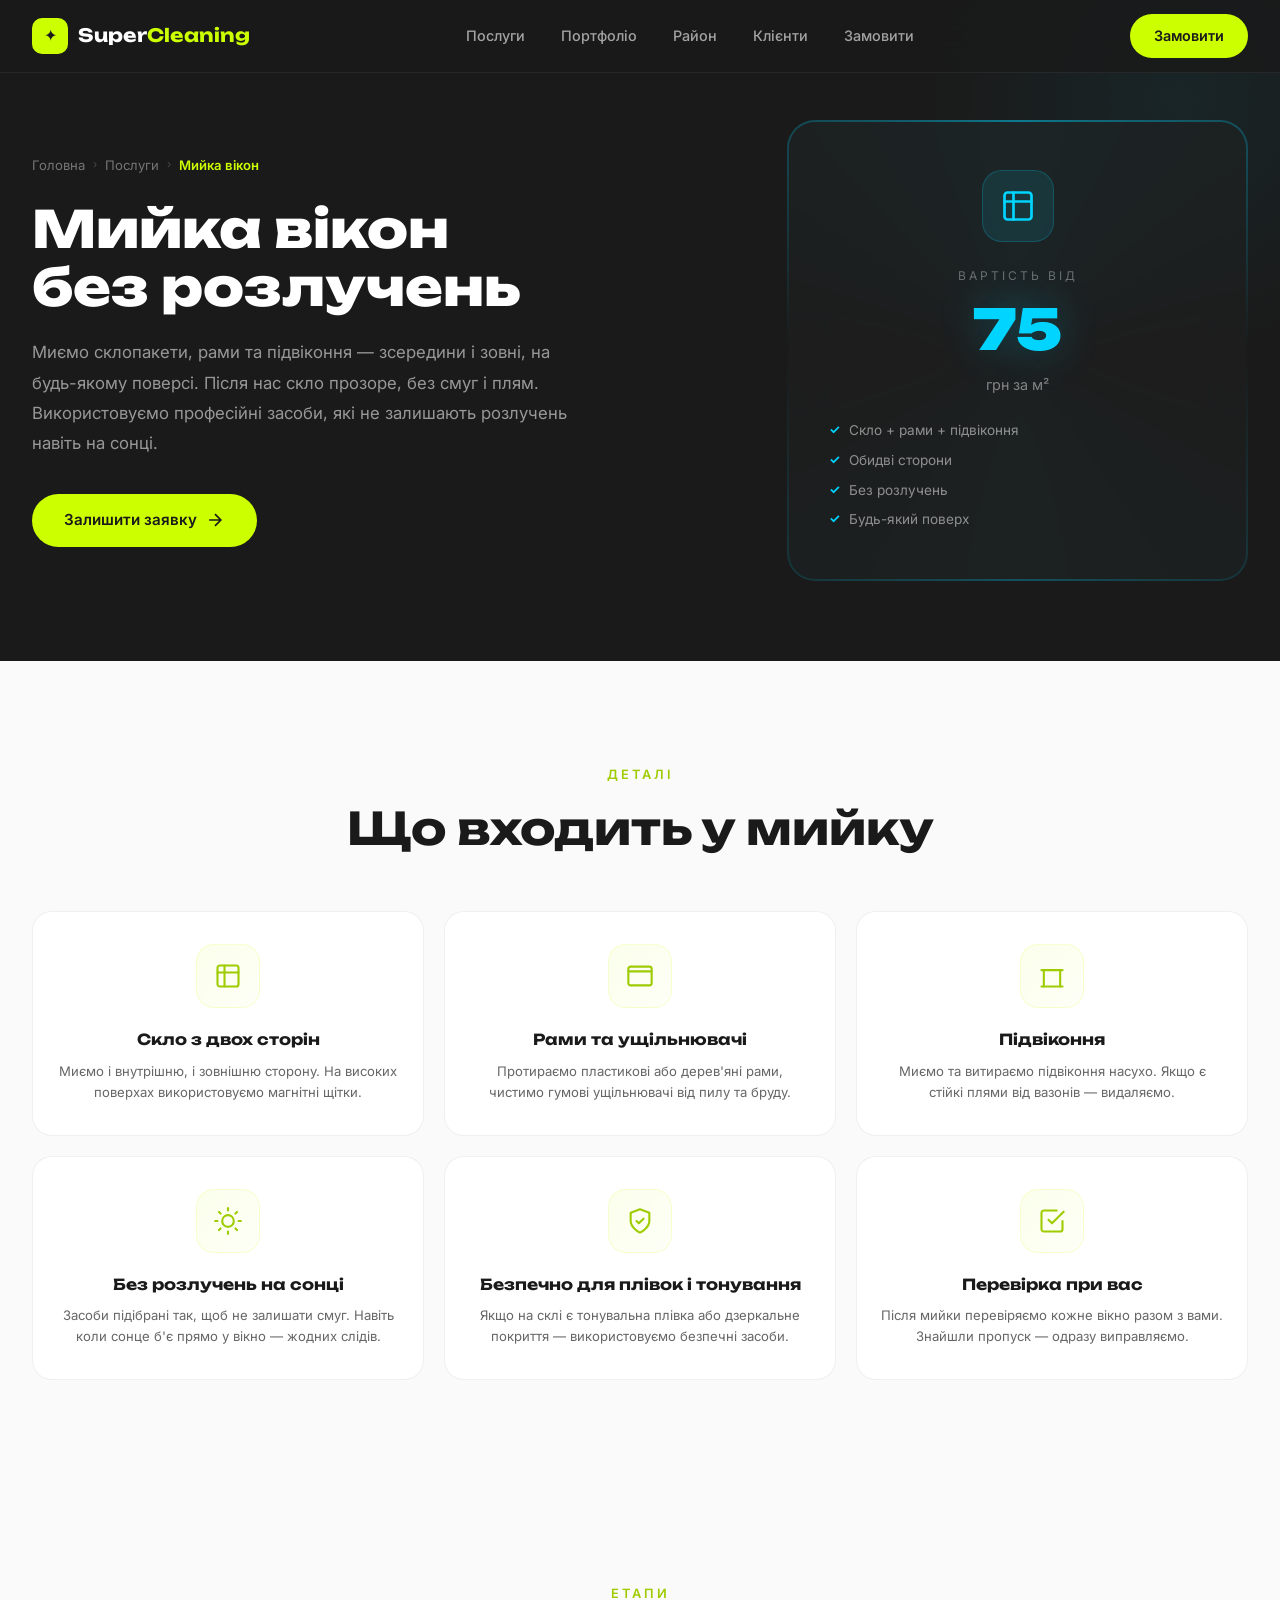
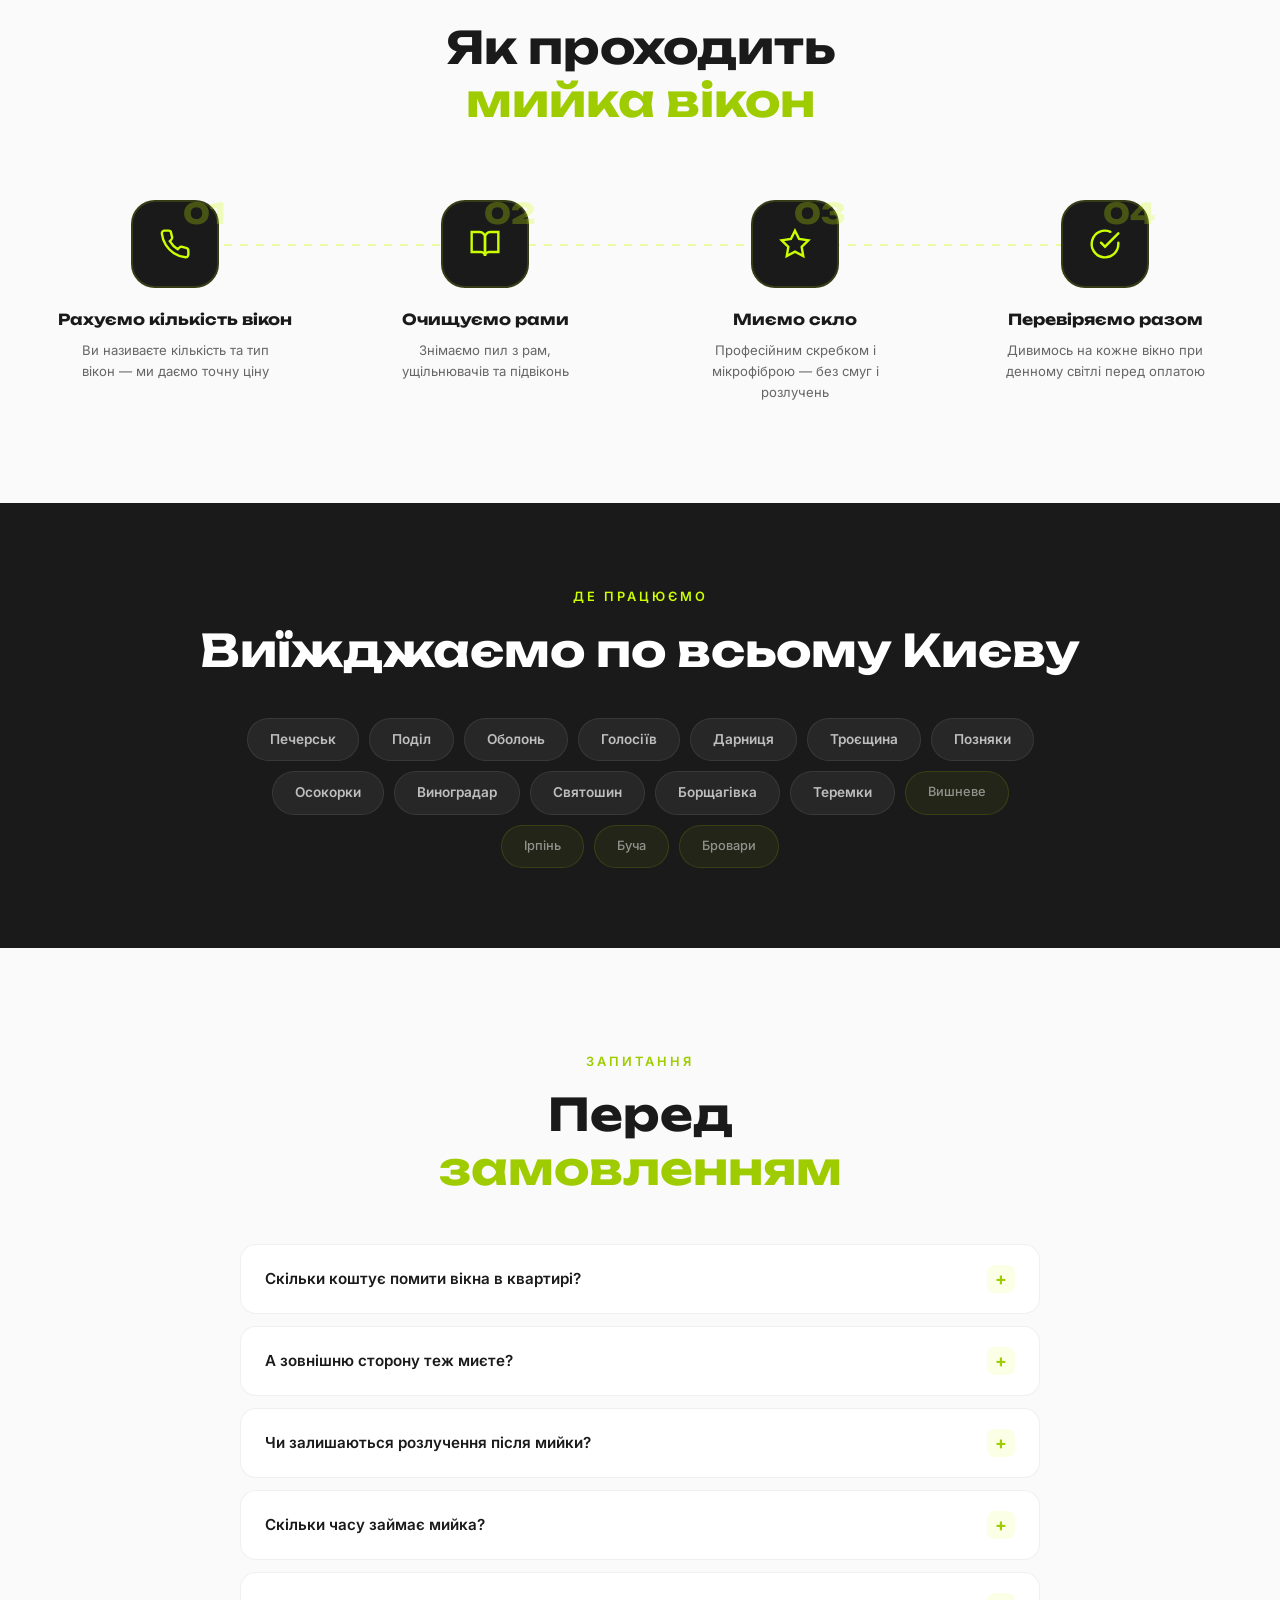
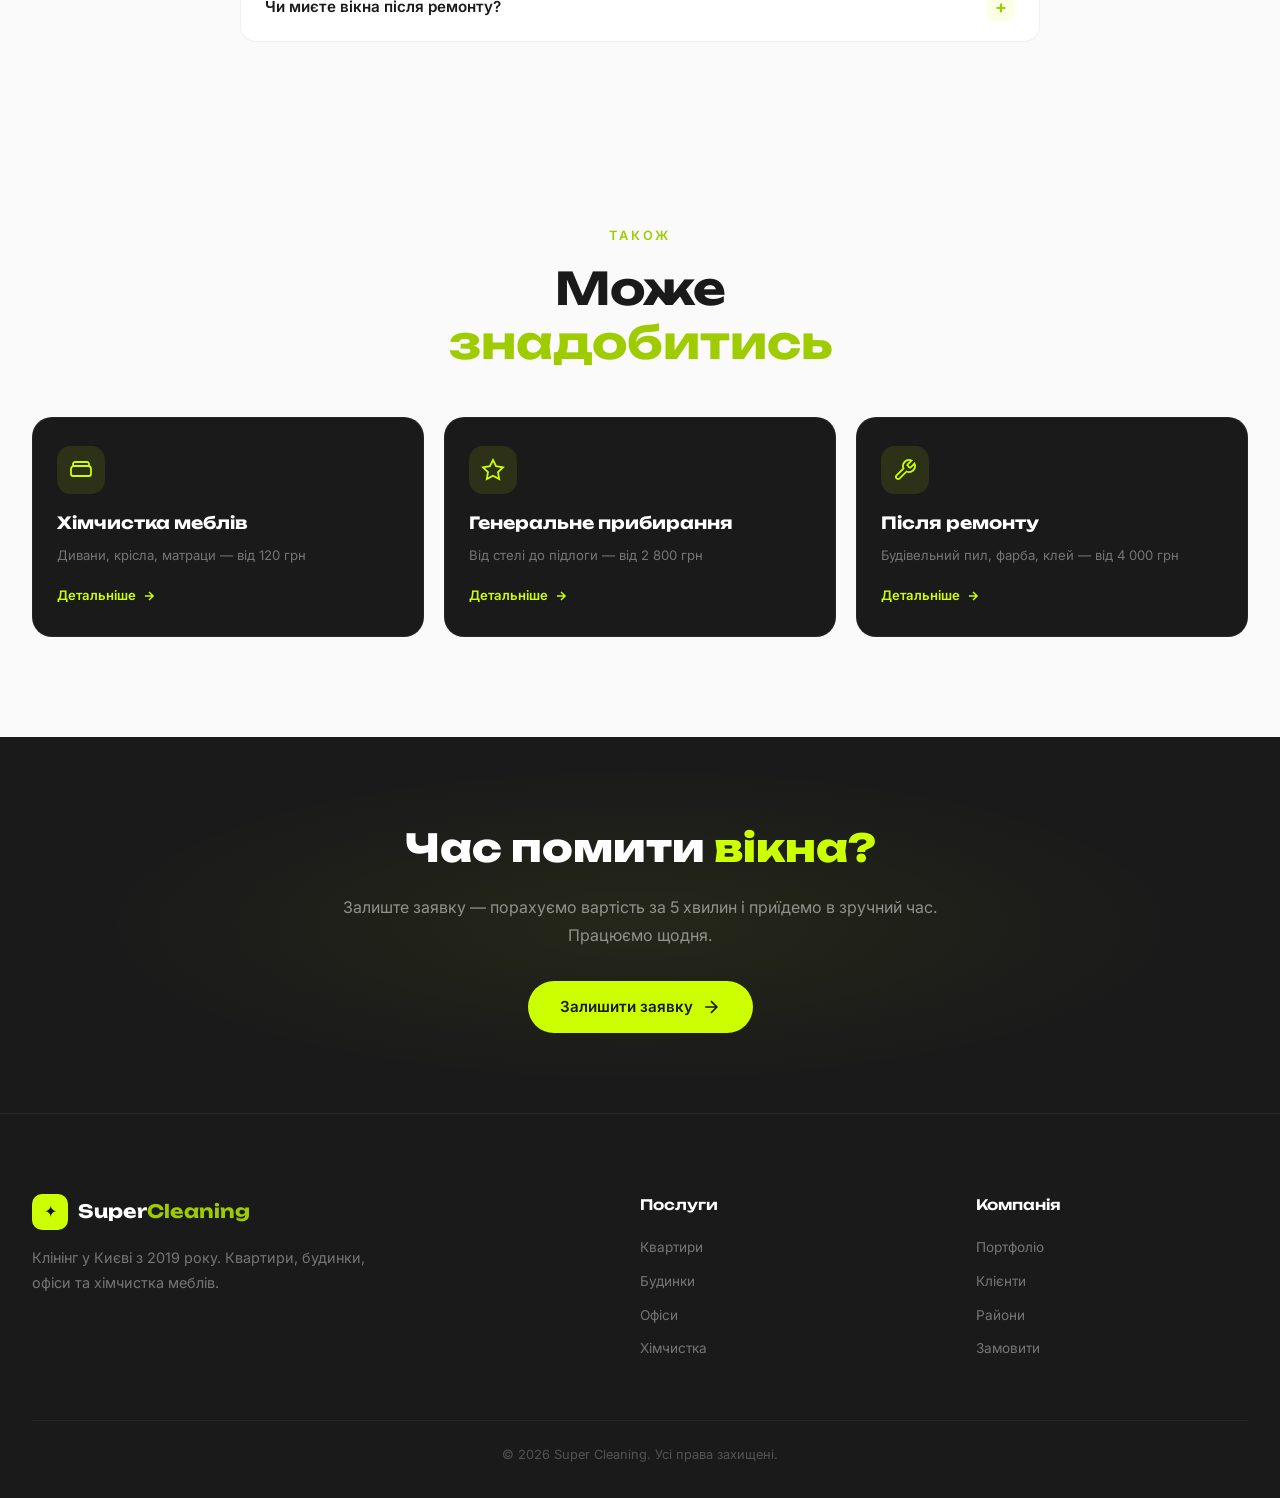
<file: services/vikna.html>
<!DOCTYPE html>
<html lang="uk">

<head>
    <meta charset="UTF-8">
    <meta name="viewport" content="width=device-width, initial-scale=1.0">
    <title>Мийка вікон у Києві від 75 грн/м² — Super Cleaning</title>
    <meta name="description"
        content="Професійна мийка вікон у Києві — склопакети, рами, підвіконня. Від 75 грн/м². Без розлучень та слідів. Працюємо на будь-якій висоті. Виїзд по всьому Києву.">
    <link rel="canonical" href="https://supercleaning.kiev.ua/services/vikna.html">

    <meta property="og:title" content="Мийка вікон у Києві — Super Cleaning">
    <meta property="og:description" content="Мийка вікон без розлучень. Склопакети, рами, підвіконня. Від 75 грн/м².">
    <meta property="og:type" content="website">
    <meta property="og:url" content="https://supercleaning.kiev.ua/services/vikna.html">
    <meta property="og:locale" content="uk_UA">

    <link rel="preconnect" href="https://fonts.googleapis.com">
    <link rel="preconnect" href="https://fonts.gstatic.com" crossorigin>
    <link href="https://fonts.googleapis.com/css2?family=Inter:wght@300;400;500;600;700&family=Unbounded:wght@400;500;600;700;800;900&display=swap" rel="stylesheet">
    <link rel="stylesheet" href="../styles.css">
    <link rel="stylesheet" href="service.css">

    <script type="application/ld+json">
    {
        "@context": "https://schema.org",
        "@type": "Service",
        "serviceType": "Мийка вікон",
        "name": "Мийка вікон — Super Cleaning",
        "provider": {
            "@type": "LocalBusiness",
            "name": "Super Cleaning",
            "address": { "@type": "PostalAddress", "addressLocality": "Київ", "addressCountry": "UA" },
            "areaServed": "Київ",
            "priceRange": "$$"
        },
        "offers": {
            "@type": "Offer",
            "name": "Мийка вікон",
            "price": "75",
            "priceCurrency": "UAH",
            "unitText": "за м²"
        }
    }
    </script>
    <script type="application/ld+json">
    {
        "@context": "https://schema.org",
        "@type": "BreadcrumbList",
        "itemListElement": [
            { "@type": "ListItem", "position": 1, "name": "Головна", "item": "https://supercleaning.kiev.ua/" },
            { "@type": "ListItem", "position": 2, "name": "Послуги", "item": "https://supercleaning.kiev.ua/#services" },
            { "@type": "ListItem", "position": 3, "name": "Мийка вікон" }
        ]
    }
    </script>
    <script type="application/ld+json">
    {
        "@context": "https://schema.org",
        "@type": "FAQPage",
        "mainEntity": [
            {
                "@type": "Question",
                "name": "Скільки коштує помити вікна?",
                "acceptedAnswer": { "@type": "Answer", "text": "Від 75 грн за квадратний метр скла. Стандартне двостулкове вікно виходить приблизно 200–350 грн разом з рамою та підвіконням." }
            },
            {
                "@type": "Question",
                "name": "Чи миєте вікна на висоті?",
                "acceptedAnswer": { "@type": "Answer", "text": "Так, працюємо на будь-якому поверсі. Для зовнішньої сторони використовуємо професійні магнітні щітки та телескопічні швабри." }
            },
            {
                "@type": "Question",
                "name": "Що входить у вартість?",
                "acceptedAnswer": { "@type": "Answer", "text": "Миємо скло з обох сторін, рами, гумові ущільнювачі та підвіконня. Засоби, обладнання та виїзд включені у ціну." }
            }
        ]
    }
    </script>
</head>

<body>
    <nav class="navbar" id="navbar">
        <div class="nav-container">
            <a href="../index.html" class="nav-logo">
                <span class="logo-icon">✦</span>
                <span class="logo-text">Super<span class="logo-accent">Cleaning</span></span>
            </a>
            <ul class="nav-links">
                <li><a href="../index.html#services">Послуги</a></li>
                <li><a href="../index.html#portfolio">Портфоліо</a></li>
                <li><a href="../index.html#map">Район</a></li>
                <li><a href="../index.html#clients">Клієнти</a></li>
                <li><a href="../index.html#booking">Замовити</a></li>
            </ul>
            <a href="../index.html#booking" class="nav-cta">Замовити</a>
            <button class="nav-burger" id="navBurger" aria-label="Меню"><span></span><span></span><span></span></button>
        </div>
    </nav>

    <!-- HERO -->
    <section class="service-hero" style="--service-accent: #00D4FF; --service-accent-rgb: 0, 212, 255;">
        <div class="section-container">
            <div class="service-hero-layout">
                <div class="service-hero-info">
                    <nav class="breadcrumbs" aria-label="Навігація">
                        <a href="../index.html">Головна</a><span class="bc-sep">›</span>
                        <a href="../index.html#services">Послуги</a><span class="bc-sep">›</span>
                        <span class="bc-current">Мийка вікон</span>
                    </nav>
                    <h1 class="service-hero-title">Мийка вікон<br>без розлучень</h1>
                    <p class="service-hero-desc">
                        Миємо склопакети, рами та підвіконня — зсередини і зовні, на будь-якому поверсі.
                        Після нас скло прозоре, без смуг і плям. Використовуємо професійні засоби,
                        які не залишають розлучень навіть на сонці.
                    </p>
                    <div class="service-hero-actions">
                        <a href="../index.html#booking" class="btn btn-primary">
                            <span>Залишити заявку</span>
                            <svg width="20" height="20" viewBox="0 0 24 24" fill="none" stroke="currentColor" stroke-width="2"><path d="M5 12h14M12 5l7 7-7 7" /></svg>
                        </a>
                    </div>
                </div>
                <div class="service-price-card">
                    <div class="service-price-card-inner">
                        <div class="service-price-icon">
                            <svg width="36" height="36" viewBox="0 0 24 24" fill="none" stroke="currentColor" stroke-width="1.8" stroke-linecap="round" stroke-linejoin="round">
                                <rect x="3" y="3" width="18" height="18" rx="2" />
                                <line x1="3" y1="9" x2="21" y2="9" />
                                <line x1="9" y1="3" x2="9" y2="21" />
                            </svg>
                        </div>
                        <span class="service-price-label">Вартість від</span>
                        <div class="service-price-value">75</div>
                        <span class="service-price-unit">грн за м²</span>
                        <ul class="service-price-features">
                            <li>Скло + рами + підвіконня</li>
                            <li>Обидві сторони</li>
                            <li>Без розлучень</li>
                            <li>Будь-який поверх</li>
                        </ul>
                    </div>
                </div>
            </div>
        </div>
    </section>

    <!-- WHAT YOU GET -->
    <section class="service-included">
        <div class="section-container">
            <div class="section-header" data-reveal>
                <span class="section-tag">Деталі</span>
                <h2 class="section-title">Що входить у мийку</h2>
            </div>
            <div class="included-grid" data-reveal>
                <div class="included-card">
                    <div class="included-card-icon">
                        <svg width="28" height="28" viewBox="0 0 24 24" fill="none" stroke="currentColor" stroke-width="1.8" stroke-linecap="round" stroke-linejoin="round">
                            <rect x="3" y="3" width="18" height="18" rx="2" /><line x1="3" y1="9" x2="21" y2="9" /><line x1="9" y1="3" x2="9" y2="21" />
                        </svg>
                    </div>
                    <h3>Скло з двох сторін</h3>
                    <p>Миємо і внутрішню, і зовнішню сторону. На високих поверхах використовуємо магнітні щітки.</p>
                </div>
                <div class="included-card">
                    <div class="included-card-icon">
                        <svg width="28" height="28" viewBox="0 0 24 24" fill="none" stroke="currentColor" stroke-width="1.8" stroke-linecap="round" stroke-linejoin="round">
                            <rect x="2" y="4" width="20" height="16" rx="2" /><path d="M2 8h20" />
                        </svg>
                    </div>
                    <h3>Рами та ущільнювачі</h3>
                    <p>Протираємо пластикові або дерев'яні рами, чистимо гумові ущільнювачі від пилу та бруду.</p>
                </div>
                <div class="included-card">
                    <div class="included-card-icon">
                        <svg width="28" height="28" viewBox="0 0 24 24" fill="none" stroke="currentColor" stroke-width="1.8" stroke-linecap="round" stroke-linejoin="round">
                            <path d="M3 21h18" /><path d="M3 7h18" /><path d="M5 21V7" /><path d="M19 21V7" />
                        </svg>
                    </div>
                    <h3>Підвіконня</h3>
                    <p>Миємо та витираємо підвіконня насухо. Якщо є стійкі плями від вазонів — видаляємо.</p>
                </div>
                <div class="included-card">
                    <div class="included-card-icon">
                        <svg width="28" height="28" viewBox="0 0 24 24" fill="none" stroke="currentColor" stroke-width="1.8" stroke-linecap="round" stroke-linejoin="round">
                            <circle cx="12" cy="12" r="5" /><line x1="12" y1="1" x2="12" y2="3" /><line x1="12" y1="21" x2="12" y2="23" /><line x1="4.22" y1="4.22" x2="5.64" y2="5.64" /><line x1="18.36" y1="18.36" x2="19.78" y2="19.78" /><line x1="1" y1="12" x2="3" y2="12" /><line x1="21" y1="12" x2="23" y2="12" /><line x1="4.22" y1="19.78" x2="5.64" y2="18.36" /><line x1="18.36" y1="5.64" x2="19.78" y2="4.22" />
                        </svg>
                    </div>
                    <h3>Без розлучень на сонці</h3>
                    <p>Засоби підібрані так, щоб не залишати смуг. Навіть коли сонце б'є прямо у вікно — жодних слідів.</p>
                </div>
                <div class="included-card">
                    <div class="included-card-icon">
                        <svg width="28" height="28" viewBox="0 0 24 24" fill="none" stroke="currentColor" stroke-width="1.8" stroke-linecap="round" stroke-linejoin="round">
                            <path d="M12 22s8-4 8-10V5l-8-3-8 3v7c0 6 8 10 8 10z" /><path d="M9 12l2 2 4-4" />
                        </svg>
                    </div>
                    <h3>Безпечно для плівок і тонування</h3>
                    <p>Якщо на склі є тонувальна плівка або дзеркальне покриття — використовуємо безпечні засоби.</p>
                </div>
                <div class="included-card">
                    <div class="included-card-icon">
                        <svg width="28" height="28" viewBox="0 0 24 24" fill="none" stroke="currentColor" stroke-width="1.8" stroke-linecap="round" stroke-linejoin="round">
                            <polyline points="9 11 12 14 22 4" /><path d="M21 12v7a2 2 0 0 1-2 2H5a2 2 0 0 1-2-2V5a2 2 0 0 1 2-2h11" />
                        </svg>
                    </div>
                    <h3>Перевірка при вас</h3>
                    <p>Після мийки перевіряємо кожне вікно разом з вами. Знайшли пропуск — одразу виправляємо.</p>
                </div>
            </div>
        </div>
    </section>

    <!-- PROCESS -->
    <section class="service-process">
        <div class="section-container">
            <div class="section-header" data-reveal>
                <span class="section-tag">Етапи</span>
                <h2 class="section-title">Як проходить<br><span class="title-accent-lime">мийка вікон</span></h2>
            </div>
            <div class="process-timeline" data-reveal>
                <div class="process-step">
                    <div class="process-step-num"><span>01</span>
                        <svg width="32" height="32" viewBox="0 0 24 24" fill="none" stroke="currentColor" stroke-width="1.8" stroke-linecap="round"><path d="M22 16.92v3a2 2 0 01-2.18 2 19.79 19.79 0 01-8.63-3.07 19.5 19.5 0 01-6-6A19.79 19.79 0 012.12 4.11 2 2 0 014.11 2h3a2 2 0 012 1.72c.127.96.361 1.903.7 2.81a2 2 0 01-.45 2.11L8.09 9.91a16 16 0 006 6l1.27-1.27a2 2 0 012.11-.45c.907.339 1.85.573 2.81.7A2 2 0 0122 16.92z" /></svg>
                    </div>
                    <h4 class="process-step-title">Рахуємо кількість вікон</h4>
                    <p class="process-step-desc">Ви називаєте кількість та тип вікон — ми даємо точну ціну</p>
                </div>
                <div class="process-step">
                    <div class="process-step-num"><span>02</span>
                        <svg width="32" height="32" viewBox="0 0 24 24" fill="none" stroke="currentColor" stroke-width="1.8" stroke-linecap="round"><path d="M2 3h6a4 4 0 0 1 4 4v14a3 3 0 0 0-3-3H2z" /><path d="M22 3h-6a4 4 0 0 0-4 4v14a3 3 0 0 1 3-3h7z" /></svg>
                    </div>
                    <h4 class="process-step-title">Очищуємо рами</h4>
                    <p class="process-step-desc">Знімаємо пил з рам, ущільнювачів та підвіконь</p>
                </div>
                <div class="process-step">
                    <div class="process-step-num"><span>03</span>
                        <svg width="32" height="32" viewBox="0 0 24 24" fill="none" stroke="currentColor" stroke-width="1.8" stroke-linecap="round"><path d="M12 2l3.09 6.26L22 9.27l-5 4.87 1.18 6.88L12 17.77l-6.18 3.25L7 14.14 2 9.27l6.91-1.01L12 2z" /></svg>
                    </div>
                    <h4 class="process-step-title">Миємо скло</h4>
                    <p class="process-step-desc">Професійним скребком і мікрофіброю — без смуг і розлучень</p>
                </div>
                <div class="process-step">
                    <div class="process-step-num"><span>04</span>
                        <svg width="32" height="32" viewBox="0 0 24 24" fill="none" stroke="currentColor" stroke-width="1.8" stroke-linecap="round"><path d="M22 11.08V12a10 10 0 11-5.93-9.14" /><polyline points="22 4 12 14.01 9 11.01" /></svg>
                    </div>
                    <h4 class="process-step-title">Перевіряємо разом</h4>
                    <p class="process-step-desc">Дивимось на кожне вікно при денному світлі перед оплатою</p>
                </div>
            </div>
        </div>
    </section>

    <!-- AREAS -->
    <section class="service-areas">
        <div class="section-container">
            <div class="section-header section-header-light" data-reveal>
                <span class="section-tag section-tag-light">Де працюємо</span>
                <h2 class="section-title section-title-light">Виїжджаємо по всьому Києву</h2>
            </div>
            <div class="areas-grid" data-reveal>
                <div class="area-chip">Печерськ</div><div class="area-chip">Поділ</div><div class="area-chip">Оболонь</div>
                <div class="area-chip">Голосіїв</div><div class="area-chip">Дарниця</div><div class="area-chip">Троєщина</div>
                <div class="area-chip">Позняки</div><div class="area-chip">Осокорки</div><div class="area-chip">Виноградар</div>
                <div class="area-chip">Святошин</div><div class="area-chip">Борщагівка</div><div class="area-chip">Теремки</div>
                <div class="area-chip area-chip--accent">Вишневе</div><div class="area-chip area-chip--accent">Ірпінь</div>
                <div class="area-chip area-chip--accent">Буча</div><div class="area-chip area-chip--accent">Бровари</div>
            </div>
        </div>
    </section>

    <!-- FAQ -->
    <section class="service-faq">
        <div class="section-container">
            <div class="section-header" data-reveal>
                <span class="section-tag">Запитання</span>
                <h2 class="section-title">Перед<br><span class="title-accent-lime">замовленням</span></h2>
            </div>
            <div class="faq-list" data-reveal>
                <div class="faq-item">
                    <button class="faq-question">Скільки коштує помити вікна в квартирі?<span class="faq-toggle">+</span></button>
                    <div class="faq-answer"><div class="faq-answer-inner">
                        Від 75 грн/м² скла. Стандартне двостулкове вікно з рамою та підвіконням — приблизно 200–350 грн.
                        Однокімнатна квартира з 3–4 вікнами зазвичай виходить 800–1 200 грн. Називаємо точну суму по телефону.
                    </div></div>
                </div>
                <div class="faq-item">
                    <button class="faq-question">А зовнішню сторону теж миєте?<span class="faq-toggle">+</span></button>
                    <div class="faq-answer"><div class="faq-answer-inner">
                        Так, миємо з обох сторін. На високих поверхах для зовнішньої сторони використовуємо
                        магнітні щітки або телескопічні швабри — вилазити на карниз не потрібно.
                    </div></div>
                </div>
                <div class="faq-item">
                    <button class="faq-question">Чи залишаються розлучення після мийки?<span class="faq-toggle">+</span></button>
                    <div class="faq-answer"><div class="faq-answer-inner">
                        Ні. Використовуємо професійні засоби та скребки, які не залишають смуг.
                        Перевіряємо кожне вікно при денному світлі разом з вами — якщо десь є слід, одразу виправляємо.
                    </div></div>
                </div>
                <div class="faq-item">
                    <button class="faq-question">Скільки часу займає мийка?<span class="faq-toggle">+</span></button>
                    <div class="faq-answer"><div class="faq-answer-inner">
                        Одне стандартне вікно — 15–20 хвилин. Однокімнатна квартира — близько години.
                        Трикімнатна — 2–3 години. Балконні вікна займають трохи більше часу.
                    </div></div>
                </div>
                <div class="faq-item">
                    <button class="faq-question">Чи миєте вікна після ремонту?<span class="faq-toggle">+</span></button>
                    <div class="faq-answer"><div class="faq-answer-inner">
                        Так, знімаємо плівку, сліди фарби, штукатурки та будівельного пилу. Це складніша робота,
                        тому ціна вища — від 120 грн/м². Точну вартість скажемо після огляду.
                    </div></div>
                </div>
            </div>
        </div>
    </section>

    <!-- RELATED -->
    <section class="service-related">
        <div class="section-container">
            <div class="section-header" data-reveal>
                <span class="section-tag">Також</span>
                <h2 class="section-title">Може<br><span class="title-accent-lime">знадобитись</span></h2>
            </div>
            <div class="related-grid" data-reveal>
                <a href="himchystka.html" class="related-card">
                    <div class="related-card-icon"><svg width="24" height="24" viewBox="0 0 24 24" fill="none" stroke="currentColor" stroke-width="1.8"><path d="M20 9V6a2 2 0 0 0-2-2H6a2 2 0 0 0-2 2v3" /><path d="M2 11v5a2 2 0 0 0 2 2h16a2 2 0 0 0 2-2v-5a3 3 0 0 0-3-3H5a3 3 0 0 0-3 3z" /></svg></div>
                    <h4 class="related-card-title">Хімчистка меблів</h4>
                    <p class="related-card-desc">Дивани, крісла, матраци — від 120 грн</p>
                    <span class="related-card-link">Детальніше <svg width="14" height="14" viewBox="0 0 24 24" fill="none" stroke="currentColor" stroke-width="2.5"><path d="M5 12h14M12 5l7 7-7 7" /></svg></span>
                </a>
                <a href="generalne.html" class="related-card">
                    <div class="related-card-icon"><svg width="24" height="24" viewBox="0 0 24 24" fill="none" stroke="currentColor" stroke-width="1.8"><path d="M12 2l3.09 6.26L22 9.27l-5 4.87 1.18 6.88L12 17.77l-6.18 3.25L7 14.14 2 9.27l6.91-1.01L12 2z" /></svg></div>
                    <h4 class="related-card-title">Генеральне прибирання</h4>
                    <p class="related-card-desc">Від стелі до підлоги — від 2 800 грн</p>
                    <span class="related-card-link">Детальніше <svg width="14" height="14" viewBox="0 0 24 24" fill="none" stroke="currentColor" stroke-width="2.5"><path d="M5 12h14M12 5l7 7-7 7" /></svg></span>
                </a>
                <a href="remont.html" class="related-card">
                    <div class="related-card-icon"><svg width="24" height="24" viewBox="0 0 24 24" fill="none" stroke="currentColor" stroke-width="1.8"><path d="M14.7 6.3a1 1 0 0 0 0 1.4l1.6 1.6a1 1 0 0 0 1.4 0l3.77-3.77a6 6 0 0 1-7.94 7.94l-6.91 6.91a2.12 2.12 0 0 1-3-3l6.91-6.91a6 6 0 0 1 7.94-7.94l-3.76 3.76z"/></svg></div>
                    <h4 class="related-card-title">Після ремонту</h4>
                    <p class="related-card-desc">Будівельний пил, фарба, клей — від 4 000 грн</p>
                    <span class="related-card-link">Детальніше <svg width="14" height="14" viewBox="0 0 24 24" fill="none" stroke="currentColor" stroke-width="2.5"><path d="M5 12h14M12 5l7 7-7 7" /></svg></span>
                </a>
            </div>
        </div>
    </section>

    <!-- CTA -->
    <section class="service-cta">
        <div class="section-container">
            <div class="cta-content" data-reveal>
                <h2>Час помити <span>вікна?</span></h2>
                <p>Залиште заявку — порахуємо вартість за 5 хвилин і приїдемо в зручний час. Працюємо щодня.</p>
                <a href="../index.html#booking" class="btn btn-primary">
                    <span>Залишити заявку</span>
                    <svg width="20" height="20" viewBox="0 0 24 24" fill="none" stroke="currentColor" stroke-width="2"><path d="M5 12h14M12 5l7 7-7 7" /></svg>
                </a>
            </div>
        </div>
    </section>

    <footer class="footer">
        <div class="section-container">
            <div class="footer-grid">
                <div class="footer-brand">
                    <a href="../index.html" class="nav-logo"><span class="logo-icon">✦</span><span class="logo-text">Super<span class="logo-accent">Cleaning</span></span></a>
                    <p class="footer-desc">Клінінг у Києві з 2019 року. Квартири, будинки, офіси та хімчистка меблів.</p>
                </div>
                <div class="footer-links"><h4>Послуги</h4><a href="../index.html#services">Квартири</a><a href="../index.html#services">Будинки</a><a href="../index.html#services">Офіси</a><a href="himchystka.html">Хімчистка</a></div>
                <div class="footer-links"><h4>Компанія</h4><a href="../index.html#portfolio">Портфоліо</a><a href="../index.html#clients">Клієнти</a><a href="../index.html#map">Райони</a><a href="../index.html#booking">Замовити</a></div>
            </div>
            <div class="footer-bottom"><p>© 2026 Super Cleaning. Усі права захищені.</p></div>
        </div>
    </footer>

    <script>
        document.querySelectorAll('.faq-question').forEach(btn => { btn.addEventListener('click', () => { const item = btn.closest('.faq-item'); const isActive = item.classList.contains('active'); document.querySelectorAll('.faq-item').forEach(i => i.classList.remove('active')); if (!isActive) item.classList.add('active'); }); });
        const revealObserver = new IntersectionObserver((entries) => { entries.forEach((entry) => { if (entry.isIntersecting) { setTimeout(() => entry.target.classList.add('revealed'), entry.target.dataset.revealDelay || 0); revealObserver.unobserve(entry.target); } }); }, { threshold: 0.1, rootMargin: '0px 0px -60px 0px' });
        document.querySelectorAll('[data-reveal]').forEach(el => revealObserver.observe(el));
        const navbar = document.getElementById('navbar'); window.addEventListener('scroll', () => { navbar.style.background = window.scrollY > 50 ? 'rgba(26,26,26,0.95)' : 'rgba(26,26,26,0.85)'; navbar.style.borderBottomColor = window.scrollY > 50 ? 'rgba(204,255,0,0.1)' : 'rgba(255,255,255,0.06)'; }, { passive: true });
        const burger = document.getElementById('navBurger'); const navLinks = document.querySelector('.nav-links'); if (burger) burger.addEventListener('click', () => navLinks.classList.toggle('active'));
    </script>
</body>
</html>
</file>
<file: styles.css>
/* ========== CSS Variables ========== */
:root {
    --color-lime: #CCFF00;
    --color-lime-dark: #9ECC00;
    --color-lime-glow: rgba(204, 255, 0, 0.3);
    --color-dark: #1A1A1A;
    --color-dark-2: #222222;
    --color-dark-3: #2A2A2A;
    --color-bg: #FAFAFA;
    --color-bg-warm: #F5F5F0;
    --color-text: #1A1A1A;
    --color-text-muted: #666666;
    --color-text-light: #999999;
    --color-text-white: #FFFFFF;
    --color-border: rgba(0, 0, 0, 0.08);
    --font-heading: 'Unbounded', sans-serif;
    --font-body: 'Inter', sans-serif;
    --radius-sm: 12px;
    --radius-md: 20px;
    --radius-lg: 28px;
    --radius-xl: 40px;
    --shadow-soft: 0 4px 24px rgba(0, 0, 0, 0.06);
    --shadow-md: 0 8px 40px rgba(0, 0, 0, 0.08);
    --shadow-lg: 0 20px 60px rgba(0, 0, 0, 0.12);
}

/* ========== Reset & Base ========== */
*,
*::before,
*::after {
    margin: 0;
    padding: 0;
    box-sizing: border-box;
}

html {
    scroll-behavior: smooth;
    -webkit-font-smoothing: antialiased;
}

body {
    font-family: var(--font-body);
    background: var(--color-bg);
    color: var(--color-text);
    line-height: 1.6;
    overflow-x: hidden;
}

a {
    text-decoration: none;
    color: inherit;
}

ul {
    list-style: none;
}

img {
    max-width: 100%;
    display: block;
}

button {
    cursor: pointer;
    border: none;
    font-family: inherit;
}

input {
    font-family: inherit;
}

.section-container {
    max-width: 1280px;
    margin: 0 auto;
    padding: 0 32px;
}

/* ========== NAVBAR ========== */
.navbar {
    position: fixed;
    top: 0;
    left: 0;
    right: 0;
    z-index: 1000;
    background: rgba(250, 250, 250, 0.85);
    backdrop-filter: blur(20px);
    -webkit-backdrop-filter: blur(20px);
    border-bottom: 1px solid var(--color-border);
    transition: all 0.3s ease;
}

.nav-container {
    max-width: 1280px;
    margin: 0 auto;
    padding: 0 32px;
    display: flex;
    align-items: center;
    justify-content: space-between;
    height: 72px;
}

.nav-logo {
    display: flex;
    align-items: center;
    gap: 10px;
}

.logo-icon {
    width: 36px;
    height: 36px;
    background: var(--color-lime);
    border-radius: 10px;
    display: flex;
    align-items: center;
    justify-content: center;
    font-size: 16px;
    color: var(--color-dark);
}

.logo-text {
    font-family: var(--font-heading);
    font-weight: 700;
    font-size: 1.15rem;
    color: var(--color-dark);
}

.logo-accent {
    color: var(--color-lime-dark);
}

.nav-links {
    display: flex;
    align-items: center;
    gap: 36px;
}

.nav-links a {
    font-size: 0.9rem;
    font-weight: 500;
    color: var(--color-text-muted);
    transition: color 0.3s ease;
}

.nav-links a:hover {
    color: var(--color-text);
}

.nav-cta {
    background: var(--color-lime);
    color: var(--color-dark);
    padding: 10px 24px;
    border-radius: 50px;
    font-weight: 600;
    font-size: 0.9rem;
    transition: all 0.3s ease;
}

.nav-cta:hover {
    background: var(--color-lime-dark);
    transform: translateY(-2px);
    box-shadow: 0 6px 20px var(--color-lime-glow);
}

.nav-burger {
    display: none;
    flex-direction: column;
    gap: 6px;
    background: none;
    padding: 8px;
}

.nav-burger span {
    display: block;
    width: 24px;
    height: 2px;
    background: var(--color-dark);
    border-radius: 2px;
    transition: all 0.3s ease;
}

/* ========== HERO ========== */
.hero {
    position: relative;
    min-height: 100vh;
    display: flex;
    align-items: center;
    justify-content: center;
    padding: 120px 32px 80px;
    background: linear-gradient(180deg, var(--color-bg) 0%, #F0F0E8 100%);
    overflow: hidden;
}

.particles-canvas {
    position: absolute;
    top: 0;
    left: 0;
    width: 100%;
    height: 100%;
    pointer-events: none;
    z-index: 1;
}

.hero-blobs {
    position: absolute;
    top: 0;
    left: 0;
    width: 100%;
    height: 100%;
    pointer-events: none;
    z-index: 0;
}

.blob {
    position: absolute;
    border-radius: 50%;
    filter: blur(80px);
    opacity: 0.5;
}

.blob-1 {
    width: 500px;
    height: 500px;
    background: var(--color-lime);
    top: -100px;
    right: -100px;
    opacity: 0.15;
    animation: blobFloat 12s ease-in-out infinite;
}

.blob-2 {
    width: 400px;
    height: 400px;
    background: #00D2FF;
    bottom: -100px;
    left: -100px;
    opacity: 0.08;
    animation: blobFloat 15s ease-in-out infinite reverse;
}

.blob-3 {
    width: 300px;
    height: 300px;
    background: var(--color-lime);
    top: 50%;
    left: 50%;
    transform: translate(-50%, -50%);
    opacity: 0.06;
    animation: blobFloat 10s ease-in-out infinite;
}

@keyframes blobFloat {

    0%,
    100% {
        transform: translate(0, 0) scale(1);
    }

    25% {
        transform: translate(30px, -40px) scale(1.05);
    }

    50% {
        transform: translate(-20px, 20px) scale(0.95);
    }

    75% {
        transform: translate(40px, 30px) scale(1.03);
    }
}

.hero-content {
    position: relative;
    z-index: 2;
    text-align: center;
    max-width: 800px;
}

.hero-badge {
    display: inline-flex;
    align-items: center;
    gap: 8px;
    background: rgba(204, 255, 0, 0.15);
    padding: 8px 20px;
    border-radius: 50px;
    font-size: 0.85rem;
    font-weight: 600;
    color: var(--color-lime-dark);
    margin-bottom: 32px;
    border: 1px solid rgba(204, 255, 0, 0.3);
}

.hero-title {
    font-family: var(--font-heading);
    font-size: clamp(2.4rem, 5vw, 4rem);
    font-weight: 800;
    line-height: 1.15;
    color: var(--color-dark);
    margin-bottom: 24px;
}

.hero-title-accent {
    background: linear-gradient(135deg, var(--color-lime-dark), var(--color-lime));
    -webkit-background-clip: text;
    -webkit-text-fill-color: transparent;
    background-clip: text;
}

.hero-subtitle {
    font-size: 1.1rem;
    color: var(--color-text-muted);
    max-width: 600px;
    margin: 0 auto 40px;
    line-height: 1.7;
}

.hero-actions {
    display: flex;
    align-items: center;
    justify-content: center;
    gap: 16px;
    margin-bottom: 64px;
}

.btn {
    display: inline-flex;
    align-items: center;
    gap: 8px;
    padding: 14px 32px;
    border-radius: 50px;
    font-weight: 600;
    font-size: 0.95rem;
    transition: all 0.3s ease;
}

.btn-primary {
    background: var(--color-lime);
    color: var(--color-dark);
}

.btn-primary:hover {
    background: var(--color-lime-dark);
    transform: translateY(-2px);
    box-shadow: 0 8px 30px var(--color-lime-glow);
}

.btn-secondary {
    background: transparent;
    color: var(--color-text);
    border: 2px solid var(--color-border);
}

.btn-secondary:hover {
    border-color: var(--color-lime);
    background: rgba(204, 255, 0, 0.05);
}

.hero-stats {
    display: flex;
    justify-content: center;
    gap: 48px;
}

.hero-stat {
    text-align: center;
}

.hero-stat-number {
    font-family: var(--font-heading);
    font-size: 2rem;
    font-weight: 700;
    color: var(--color-dark);
    display: block;
}

.hero-stat-label {
    font-size: 0.8rem;
    color: var(--color-text-muted);
}

.hero-scroll-indicator {
    position: absolute;
    bottom: 40px;
    left: 50%;
    transform: translateX(-50%);
    display: flex;
    flex-direction: column;
    align-items: center;
    gap: 8px;
    z-index: 2;
}

.scroll-line {
    width: 1px;
    height: 40px;
    background: linear-gradient(to bottom, var(--color-lime), transparent);
    animation: scrollBounce 2s ease-in-out infinite;
}

@keyframes scrollBounce {

    0%,
    100% {
        transform: scaleY(1);
        opacity: 1;
    }

    50% {
        transform: scaleY(0.6);
        opacity: 0.5;
    }
}

.hero-scroll-indicator span {
    font-size: 0.7rem;
    color: var(--color-text-light);
    text-transform: uppercase;
    letter-spacing: 2px;
}

/* ========== FLOW TRANSITIONS ========== */
.flow-transition {
    position: relative;
    margin-top: -2px;
    z-index: 5;
}

.flow-transition svg {
    display: block;
    width: 100%;
}

.flow-hero-services {
    background: linear-gradient(180deg, #F0F0E8, var(--color-bg));
}

.flow-services-map {
    background: var(--color-bg);
}

.flow-map-reviews {
    background: var(--color-dark);
}

.flow-reviews-booking {
    background: var(--color-bg);
}

/* ========== BENTO-SWITCH SERVICES GRID ========== */
.services {
    padding: 40px 0 100px;
    background: var(--color-bg);
}

.section-header {
    text-align: center;
    margin-bottom: 64px;
}

.section-tag {
    display: inline-block;
    font-size: 0.8rem;
    font-weight: 600;
    text-transform: uppercase;
    letter-spacing: 3px;
    color: var(--color-lime-dark);
    margin-bottom: 16px;
}

.section-title {
    font-family: var(--font-heading);
    font-size: clamp(1.8rem, 3.5vw, 2.8rem);
    font-weight: 700;
    line-height: 1.2;
    color: var(--color-dark);
    margin-bottom: 16px;
}

.title-accent-lime {
    color: var(--color-lime-dark);
}

.section-desc {
    font-size: 1rem;
    color: var(--color-text-muted);
}

/* ---- Bento Grid Layout ---- */
.bento-grid {
    display: grid;
    grid-template-columns: repeat(3, 1fr);
    grid-template-rows: auto;
    gap: 16px;
    margin-bottom: 64px;
}

.bento-cell {
    position: relative;
    border-radius: var(--radius-lg);
    overflow: hidden;
    min-height: 420px;
    background: var(--color-dark);
    cursor: pointer;
    transition:
        flex-grow 0.6s cubic-bezier(0.25, 0.46, 0.45, 0.94),
        transform 0.5s cubic-bezier(0.25, 0.46, 0.45, 0.94),
        box-shadow 0.5s ease;
}

/* First cell spans wider by default */
.bento-cell--apartments {
    grid-column: 1 / 2;
}

.bento-cell--houses {
    grid-column: 2 / 3;
}

.bento-cell--offices {
    grid-column: 3 / 4;
}

/* ---- Hover expand / compress ---- */
.bento-grid:hover .bento-cell:not(:hover) {
    filter: brightness(0.85);
    transform: scale(0.97);
}

.bento-grid .bento-cell:hover {
    transform: scale(1.03);
    z-index: 5;
    box-shadow: 0 20px 60px rgba(0, 0, 0, 0.4);
}

/* ---- Neon Lime Border Glow ---- */
.bento-cell__border-glow {
    position: absolute;
    inset: 0;
    border-radius: inherit;
    border: 3px solid transparent;
    pointer-events: none;
    z-index: 10;
    transition: all 0.5s ease;
}

.bento-cell:hover .bento-cell__border-glow {
    border-color: var(--color-lime);
    box-shadow:
        0 0 20px var(--color-lime-glow),
        inset 0 0 20px rgba(204, 255, 0, 0.05);
}

/* ---- Background Layer ---- */
.bento-cell__bg {
    position: absolute;
    inset: 0;
    z-index: 0;
    overflow: hidden;
}

/* -- Sparkle Canvas (Apartments) -- */
.bento-sparkle-canvas {
    width: 100%;
    height: 100%;
    display: block;
}

/* -- Curtain Sway (Houses) -- */
.bento-curtain {
    position: absolute;
    inset: 0;
    overflow: hidden;
}

.bento-curtain__fabric {
    position: absolute;
    top: -20%;
    left: 10%;
    width: 40%;
    height: 140%;
    background: linear-gradient(180deg,
            rgba(204, 255, 0, 0.08) 0%,
            rgba(204, 255, 0, 0.03) 40%,
            transparent 100%);
    border-radius: 0 0 50% 50%;
    transform-origin: top center;
    animation: curtainSway 6s ease-in-out infinite;
}

.bento-curtain__fabric--2 {
    left: 50%;
    width: 35%;
    animation-delay: -2s;
    animation-duration: 7s;
    background: linear-gradient(180deg,
            rgba(204, 255, 0, 0.06) 0%,
            rgba(204, 255, 0, 0.02) 40%,
            transparent 100%);
}

@keyframes curtainSway {

    0%,
    100% {
        transform: skewX(0deg) translateX(0);
    }

    25% {
        transform: skewX(3deg) translateX(8px);
    }

    50% {
        transform: skewX(-2deg) translateX(-5px);
    }

    75% {
        transform: skewX(2deg) translateX(4px);
    }
}

/* -- City Glow (Offices) -- */
.bento-cityglow {
    position: absolute;
    inset: 0;
}

.bento-cityglow__layer {
    position: absolute;
    bottom: 0;
    border-radius: 50%;
    filter: blur(40px);
    opacity: 0.5;
}

.bento-cityglow__layer--1 {
    width: 200px;
    height: 200px;
    background: rgba(204, 255, 0, 0.15);
    bottom: -60px;
    right: -30px;
    animation: cityPulse 4s ease-in-out infinite;
}

.bento-cityglow__layer--2 {
    width: 150px;
    height: 150px;
    background: rgba(0, 210, 255, 0.1);
    bottom: -40px;
    left: 10%;
    animation: cityPulse 5s ease-in-out infinite reverse;
}

.bento-cityglow__layer--3 {
    width: 120px;
    height: 100px;
    background: rgba(204, 255, 0, 0.1);
    bottom: -30px;
    left: 50%;
    animation: cityPulse 6s ease-in-out infinite;
    animation-delay: -1s;
}

@keyframes cityPulse {

    0%,
    100% {
        opacity: 0.3;
        transform: scale(1);
    }

    50% {
        opacity: 0.6;
        transform: scale(1.15);
    }
}

/* ---- Cell Content ---- */
.bento-cell__content {
    position: relative;
    z-index: 2;
    padding: 36px 32px 28px;
    display: flex;
    flex-direction: column;
    height: 100%;
}

.bento-cell__header {
    display: flex;
    align-items: center;
    justify-content: space-between;
    margin-bottom: 20px;
}

.bento-cell__icon {
    width: 52px;
    height: 52px;
    background: rgba(204, 255, 0, 0.12);
    border-radius: 16px;
    display: flex;
    align-items: center;
    justify-content: center;
    color: var(--color-lime);
    transition: all 0.4s ease;
}

.bento-cell:hover .bento-cell__icon {
    background: var(--color-lime);
    color: var(--color-dark);
    transform: scale(1.1) rotate(-5deg);
    box-shadow: 0 8px 24px var(--color-lime-glow);
}

.bento-cell__num {
    font-family: var(--font-heading);
    font-size: 3rem;
    font-weight: 900;
    color: rgba(204, 255, 0, 0.08);
    line-height: 1;
    transition: color 0.4s ease;
}

.bento-cell:hover .bento-cell__num {
    color: rgba(204, 255, 0, 0.2);
}

.bento-cell__title {
    font-family: var(--font-heading);
    font-size: 1.4rem;
    font-weight: 700;
    color: white;
    margin-bottom: 10px;
}

.bento-cell__desc {
    font-size: 0.88rem;
    color: rgba(255, 255, 255, 0.55);
    line-height: 1.7;
    margin-bottom: 16px;
}

.bento-cell__features {
    display: flex;
    flex-direction: column;
    gap: 7px;
    margin-bottom: 20px;
}

.bento-cell__features li {
    font-size: 0.82rem;
    color: rgba(255, 255, 255, 0.5);
    padding-left: 22px;
    position: relative;
}

.bento-cell__features li::before {
    content: '✓';
    position: absolute;
    left: 0;
    color: var(--color-lime);
    font-weight: 700;
}

.bento-cell__price {
    font-size: 0.88rem;
    color: rgba(255, 255, 255, 0.45);
    padding-top: 16px;
    border-top: 1px solid rgba(255, 255, 255, 0.08);
    margin-top: auto;
}

.bento-cell__price strong {
    font-family: var(--font-heading);
    font-size: 1.2rem;
    font-weight: 700;
    color: var(--color-lime);
}

/* ---- Inline Mini-Calculator ---- */
.bento-cell__calc {
    position: relative;
    z-index: 2;
    padding: 0 32px 28px;
    max-height: 0;
    overflow: hidden;
    opacity: 0;
    transition: all 0.5s cubic-bezier(0.25, 0.46, 0.45, 0.94);
}

.bento-cell:hover .bento-cell__calc {
    max-height: 120px;
    opacity: 1;
}

.bento-calc__label {
    font-size: 0.7rem;
    font-weight: 600;
    text-transform: uppercase;
    letter-spacing: 2px;
    color: var(--color-lime);
    margin-bottom: 10px;
}

.bento-calc__row {
    display: flex;
    align-items: center;
    gap: 14px;
    margin-bottom: 8px;
}

.bento-calc__slider {
    flex: 1;
    -webkit-appearance: none;
    appearance: none;
    height: 4px;
    background: rgba(255, 255, 255, 0.12);
    border-radius: 4px;
    outline: none;
}

.bento-calc__slider::-webkit-slider-thumb {
    -webkit-appearance: none;
    appearance: none;
    width: 18px;
    height: 18px;
    border-radius: 50%;
    background: var(--color-lime);
    cursor: pointer;
    box-shadow: 0 0 10px var(--color-lime-glow);
    transition: transform 0.2s ease;
}

.bento-calc__slider::-webkit-slider-thumb:hover {
    transform: scale(1.2);
}

.bento-calc__slider::-moz-range-thumb {
    width: 18px;
    height: 18px;
    border-radius: 50%;
    background: var(--color-lime);
    cursor: pointer;
    border: none;
    box-shadow: 0 0 10px var(--color-lime-glow);
}

.bento-calc__area {
    font-size: 0.85rem;
    font-weight: 600;
    color: rgba(255, 255, 255, 0.7);
    min-width: 60px;
    text-align: right;
}

.bento-calc__result {
    font-size: 0.9rem;
    color: rgba(255, 255, 255, 0.5);
}

.bento-calc__result strong {
    font-family: var(--font-heading);
    font-size: 1.3rem;
    font-weight: 800;
    color: var(--color-lime);
}

/* ========== ADDITIONAL SERVICES — PREMIUM CARDS ========== */
.addserv-section {
    margin-top: 0px;
}

.addserv-header {
    text-align: center;
    margin-bottom: 12px;
}

.addserv-tag {
    display: inline-block;
    font-family: var(--font-body);
    font-size: 0.72rem;
    font-weight: 600;
    letter-spacing: 0.2em;
    text-transform: uppercase;
    color: var(--color-lime-dark);
    background: rgba(204, 255, 0, 0.12);
    padding: 6px 20px;
    border-radius: 50px;
    margin-bottom: 20px;
}

.addserv-title {
    font-family: var(--font-heading);
    font-size: 2rem;
    font-weight: 800;
    color: var(--color-dark);
    line-height: 1.25;
}

.addserv-title-accent {
    color: var(--color-lime-dark);
    font-style: italic;
}

/* --- SPA MENU — Split Scroll Layout --- */
.addserv-section {
    position: relative;
    padding-bottom: 20px;
    overflow: visible;
}

.spa-menu {
    display: flex;
    gap: 60px;
    align-items: flex-start;
    padding: 20px 0;
}

/* Left sticky heading */
.spa-menu__left {
    position: sticky;
    top: 120px;
    flex: 0 0 320px;
    padding-top: 8px;
}

.spa-menu__heading {
    font-family: var(--font-heading);
    font-size: 2.4rem;
    font-weight: 800;
    color: var(--color-dark);
    line-height: 1.2;
    margin-top: 16px;
    margin-bottom: 20px;
}

.spa-menu__accent-line {
    width: 48px;
    height: 4px;
    background: var(--color-lime);
    border-radius: 2px;
    margin-bottom: 16px;
}

.spa-menu__sub {
    font-size: 0.9rem;
    color: var(--color-text-muted);
    line-height: 1.6;
    max-width: 280px;
}

/* Right service cards */
.spa-menu__right {
    flex: 1;
    display: flex;
    flex-direction: column;
    gap: 16px;
}

/* Individual card */
.spa-card {
    display: flex;
    align-items: flex-start;
    gap: 20px;
    padding: 24px 28px;
    background: white;
    border-radius: 16px;
    border: 1px solid rgba(0, 0, 0, 0.04);
    box-shadow: 0 2px 12px rgba(0, 0, 0, 0.03);
    transition: all 0.35s cubic-bezier(0.4, 0, 0.2, 1);
    cursor: default;
    /* Reveal animation initial state */
    opacity: 0;
    transform: translateY(24px);
}

.spa-card.is-revealed {
    opacity: 1;
    transform: translateY(0);
}

.spa-card:hover {
    border-color: rgba(204, 255, 0, 0.4);
    box-shadow:
        0 8px 32px rgba(0, 0, 0, 0.06),
        0 0 0 1px rgba(204, 255, 0, 0.15);
    transform: translateY(-2px);
    border-left: 3px solid var(--color-lime);
    padding-left: 25px;
}

/* Icon badge */
.spa-card__icon {
    flex-shrink: 0;
    width: 48px;
    height: 48px;
    border-radius: 14px;
    background: rgba(204, 255, 0, 0.12);
    display: flex;
    align-items: center;
    justify-content: center;
    color: var(--color-lime-dark);
    transition: all 0.35s ease;
}

.spa-card:hover .spa-card__icon {
    background: var(--color-lime);
    color: var(--color-dark);
    transform: scale(1.05);
}

.spa-card__icon svg {
    width: 22px;
    height: 22px;
}

/* Card content */
.spa-card__content {
    flex: 1;
    min-width: 0;
}

.spa-card__title {
    font-family: var(--font-heading);
    font-size: 1.05rem;
    font-weight: 700;
    color: var(--color-dark);
    margin-bottom: 6px;
    transition: color 0.3s ease;
}

.spa-card:hover .spa-card__title {
    color: var(--color-lime-dark);
}

.spa-card__desc {
    font-size: 0.85rem;
    color: var(--color-text-muted);
    line-height: 1.55;
    margin-bottom: 14px;
}

/* Footer with price + CTA */
.spa-card__footer {
    display: flex;
    align-items: center;
    gap: 16px;
}

.spa-card__price {
    font-family: var(--font-heading);
    font-weight: 700;
    font-size: 0.95rem;
    color: var(--color-lime-dark);
    padding: 5px 14px;
    background: rgba(204, 255, 0, 0.1);
    border-radius: 8px;
}

.spa-card__btn {
    font-size: 0.82rem;
    font-weight: 600;
    color: var(--color-dark);
    text-decoration: none;
    padding: 6px 16px;
    border: 1px solid rgba(0, 0, 0, 0.1);
    border-radius: 50px;
    transition: all 0.3s ease;
    opacity: 0;
    transform: translateX(-8px);
}

.spa-card:hover .spa-card__btn {
    opacity: 1;
    transform: translateX(0);
}

.spa-card__btn:hover {
    background: var(--color-dark);
    color: white;
    border-color: var(--color-dark);
    transform: translateY(-1px);
}

/* Responsive */
@media (max-width: 900px) {
    .spa-menu {
        flex-direction: column;
        gap: 32px;
    }

    .spa-menu__left {
        position: static;
        flex: none;
        text-align: center;
    }

    .spa-menu__heading {
        font-size: 1.8rem;
    }

    .spa-menu__accent-line {
        margin: 0 auto 16px;
    }

    .spa-menu__sub {
        max-width: none;
        margin: 0 auto;
    }

    .spa-card__btn {
        opacity: 1;
        transform: none;
    }
}

@media (max-width: 600px) {
    .spa-menu__heading {
        font-size: 1.5rem;
    }

    .spa-card {
        flex-direction: column;
        gap: 14px;
        padding: 20px;
    }

    .spa-card:hover {
        padding-left: 20px;
        border-left: 3px solid var(--color-lime);
    }

    .spa-card__footer {
        flex-wrap: wrap;
    }
}


/* ========== PREMIUM QUALITY (Bento Grid) ========== */
.premium {
    padding: 40px 0 100px;
    background: var(--color-bg);
}

.premium-bento {
    display: grid;
    grid-template-columns: 1fr 1fr;
    gap: 20px;
    align-items: stretch;
}

.premium-bento-hero {
    display: flex;
}

.premium-bento-card {
    border-radius: var(--radius-lg);
    transition: all 0.4s ease;
    position: relative;
    overflow: hidden;
}

.premium-card-dark {
    background: var(--color-dark);
    color: white;
    padding: 48px 40px;
    display: flex;
    flex-direction: column;
    justify-content: flex-end;
    width: 100%;
    min-height: 420px;
}

.premium-card-bg-pattern {
    position: absolute;
    top: 0;
    right: 0;
    width: 60%;
    height: 60%;
    background-image: radial-gradient(circle, rgba(204, 255, 0, 0.15) 1.5px, transparent 1.5px);
    background-size: 20px 20px;
    opacity: 0.6;
    mask-image: radial-gradient(ellipse at top right, black 0%, transparent 70%);
    -webkit-mask-image: radial-gradient(ellipse at top right, black 0%, transparent 70%);
    pointer-events: none;
}

.premium-card-content {
    position: relative;
    z-index: 1;
}

.premium-big-number {
    font-family: var(--font-heading);
    font-size: 6rem;
    font-weight: 900;
    line-height: 1;
    color: var(--color-lime);
    margin-bottom: 8px;
    text-shadow: 0 0 60px var(--color-lime-glow);
}

.premium-big-label {
    font-family: var(--font-heading);
    font-size: 1.2rem;
    font-weight: 600;
    line-height: 1.3;
    margin-bottom: 20px;
    color: rgba(255, 255, 255, 0.9);
}

.premium-card-text {
    font-size: 0.9rem;
    color: rgba(255, 255, 255, 0.55);
    line-height: 1.7;
}

.premium-card-dark:hover {
    transform: translateY(-4px);
    box-shadow: 0 20px 60px rgba(0, 0, 0, 0.3);
}

.premium-bento-stack {
    display: flex;
    flex-direction: column;
    gap: 20px;
}

.premium-card-eco,
.premium-card-staff,
.premium-card-guarantee {
    background: white;
    border: 1px solid var(--color-border);
    padding: 28px 28px;
    display: flex;
    align-items: center;
    gap: 20px;
    flex: 1;
}

.premium-card-eco:hover,
.premium-card-staff:hover,
.premium-card-guarantee:hover {
    transform: translateY(-3px);
    box-shadow: var(--shadow-md);
    border-color: rgba(204, 255, 0, 0.3);
}

.premium-card-icon-new {
    font-size: 2rem;
    flex-shrink: 0;
    width: 56px;
    height: 56px;
    display: flex;
    align-items: center;
    justify-content: center;
    background: rgba(204, 255, 0, 0.1);
    border-radius: 16px;
    transition: all 0.3s ease;
}

.premium-bento-card:hover .premium-card-icon-new {
    background: rgba(204, 255, 0, 0.2);
    transform: scale(1.05);
}

.premium-card-info {
    flex: 1;
    min-width: 0;
}

.premium-card-info h4 {
    font-family: var(--font-heading);
    font-size: 0.95rem;
    font-weight: 700;
    margin-bottom: 4px;
    color: var(--color-dark);
}

.premium-card-info p {
    font-size: 0.8rem;
    color: var(--color-text-muted);
    line-height: 1.5;
}

.premium-card-badge {
    flex-shrink: 0;
    background: var(--color-lime);
    color: var(--color-dark);
    font-weight: 700;
    font-size: 0.7rem;
    text-transform: uppercase;
    letter-spacing: 1px;
    padding: 6px 14px;
    border-radius: 50px;
}

.premium-card-stat {
    flex-shrink: 0;
    text-align: center;
}

.stat-number {
    font-family: var(--font-heading);
    font-size: 1.6rem;
    font-weight: 800;
    color: var(--color-lime-dark);
    display: block;
    line-height: 1;
}

.stat-unit {
    font-size: 0.7rem;
    color: var(--color-text-muted);
    text-transform: uppercase;
    letter-spacing: 1px;
}

/* ========== PORTFOLIO Before/After ========== */
.portfolio {
    padding: 80px 0 80px;
    background: var(--color-bg);
}

.portfolio-grid {
    display: grid;
    grid-template-columns: repeat(2, 1fr);
    gap: 40px;
}

.portfolio-item {
    border-radius: var(--radius-lg);
    overflow: hidden;
}

.ba-slider {
    position: relative;
    width: 100%;
    aspect-ratio: 4/3;
    overflow: hidden;
    border-radius: var(--radius-lg);
    cursor: col-resize;
    user-select: none;
    -webkit-user-select: none;
}

.ba-before,
.ba-after {
    position: absolute;
    top: 0;
    left: 0;
    width: 100%;
    height: 100%;
}

.ba-before {
    z-index: 2;
}

.ba-after {
    z-index: 1;
}

.ba-before img,
.ba-after img {
    width: 100%;
    height: 100%;
    object-fit: cover;
}

.ba-label {
    position: absolute;
    bottom: 16px;
    padding: 6px 16px;
    border-radius: 50px;
    font-size: 0.8rem;
    font-weight: 600;
    text-transform: uppercase;
    letter-spacing: 1px;
    z-index: 5;
}

.ba-label-before {
    left: 16px;
    background: rgba(0, 0, 0, 0.7);
    color: white;
}

.ba-label-after {
    right: 16px;
    background: var(--color-lime);
    color: var(--color-dark);
}

.ba-handle {
    position: absolute;
    top: 0;
    left: 50%;
    width: 4px;
    height: 100%;
    z-index: 10;
    display: flex;
    flex-direction: column;
    align-items: center;
    justify-content: center;
    transform: translateX(-50%);
    pointer-events: none;
}

.ba-handle-line {
    flex: 1;
    width: 3px;
    background: var(--color-lime);
    box-shadow: 0 0 12px var(--color-lime-glow);
}

.ba-handle-circle {
    width: 44px;
    height: 44px;
    background: var(--color-lime);
    border-radius: 50%;
    display: flex;
    align-items: center;
    justify-content: center;
    color: var(--color-dark);
    box-shadow: 0 0 20px var(--color-lime-glow);
    flex-shrink: 0;
}

.portfolio-caption {
    padding: 20px 4px;
}

.portfolio-caption h4 {
    font-family: var(--font-heading);
    font-size: 1rem;
    font-weight: 600;
    color: var(--color-dark);
    margin-bottom: 4px;
}

.portfolio-caption span {
    font-size: 0.85rem;
    color: var(--color-text-muted);
}

/* ========== MAP SECTION (Leaflet) ========== */
.map-section {
    padding: 60px 0 0;
    background: var(--color-dark);
}

.section-header-light {
    color: white;
}

.section-tag-light {
    color: var(--color-lime);
}

.section-title-light {
    color: white;
}

.section-desc-light {
    color: rgba(255, 255, 255, 0.5);
}

.map-wrapper {
    position: relative;
    width: 100%;
    height: 500px;
}

.map-container {
    width: 100%;
    height: 100%;
}

.map-overlay-gradient {
    position: absolute;
    bottom: 0;
    left: 0;
    right: 0;
    height: 80px;
    background: linear-gradient(to bottom, transparent, var(--color-dark));
    pointer-events: none;
    z-index: 500;
}

/* Click-to-interact overlay */
.map-click-overlay {
    position: absolute;
    inset: 0;
    z-index: 450;
    cursor: pointer;
    display: flex;
    align-items: center;
    justify-content: center;
    background: transparent;
    transition: opacity 0.4s ease;
}

.map-click-overlay.hidden {
    opacity: 0;
    pointer-events: none;
}

.map-click-hint {
    padding: 10px 22px;
    background: rgba(30, 30, 30, 0.75);
    backdrop-filter: blur(8px);
    -webkit-backdrop-filter: blur(8px);
    border: 1px solid rgba(204, 255, 0, 0.2);
    border-radius: 50px;
    color: rgba(255, 255, 255, 0.7);
    font-size: 0.82rem;
    font-weight: 500;
    letter-spacing: 0.3px;
    pointer-events: none;
    opacity: 0;
    transition: opacity 0.3s ease;
}

.map-click-overlay:hover .map-click-hint {
    opacity: 1;
}

/* Leaflet overrides */
.leaflet-container {
    background: var(--color-dark) !important;
    font-family: var(--font-body) !important;
}

.leaflet-popup-content-wrapper {
    background: var(--color-dark-2) !important;
    color: white !important;
    border-radius: var(--radius-sm) !important;
    font-family: var(--font-body) !important;
    border: 1px solid rgba(204, 255, 0, 0.2) !important;
    box-shadow: 0 10px 40px rgba(0, 0, 0, 0.4) !important;
}

.leaflet-popup-tip {
    background: var(--color-dark-2) !important;
}

.leaflet-popup-close-button {
    color: white !important;
    font-size: 18px !important;
}

.leaflet-popup-content {
    margin: 14px 18px !important;
}

.leaflet-control-zoom {
    border: none !important;
}

.leaflet-control-zoom a {
    background: var(--color-dark-2) !important;
    color: white !important;
    border: 1px solid var(--color-dark-3) !important;
}

.leaflet-control-zoom a:hover {
    background: var(--color-dark-3) !important;
}

.map-popup-title {
    font-family: var(--font-heading);
    font-weight: 600;
    font-size: 0.95rem;
    margin-bottom: 8px;
    color: var(--color-lime);
}

.map-popup-stat {
    font-size: 0.85rem;
    color: rgba(255, 255, 255, 0.7);
    line-height: 1.5;
}

.map-marker {
    width: 20px;
    height: 20px;
    background: var(--color-lime);
    border-radius: 50%;
    cursor: pointer;
    box-shadow: 0 0 16px var(--color-lime-glow);
    position: relative;
    transition: transform 0.3s ease;
}

.map-marker::before {
    content: '';
    position: absolute;
    inset: -4px;
    border-radius: 50%;
    border: 2px solid var(--color-lime);
    opacity: 0.5;
    animation: markerPulse 2s ease-in-out infinite;
}

@keyframes markerPulse {

    0%,
    100% {
        transform: scale(1);
        opacity: 0.5;
    }

    50% {
        transform: scale(1.4);
        opacity: 0;
    }
}

.map-marker:hover {
    transform: scale(1.3);
}

/* ========== REVIEWS (Chat style) ========== */
.reviews {
    padding: 80px 0 80px;
    background: var(--color-bg);
}

.reviews-chat {
    max-width: 700px;
    margin: 0 auto;
    background: white;
    border-radius: var(--radius-lg);
    border: 1px solid var(--color-border);
    overflow: hidden;
    box-shadow: var(--shadow-soft);
}

.chat-thread {
    padding: 32px;
    max-height: 680px;
    overflow-y: auto;
    display: flex;
    flex-direction: column;
    gap: 20px;
}

.chat-thread::-webkit-scrollbar {
    width: 4px;
}

.chat-thread::-webkit-scrollbar-track {
    background: transparent;
}

.chat-thread::-webkit-scrollbar-thumb {
    background: var(--color-border);
    border-radius: 10px;
}

.chat-message {
    max-width: 95%;
}

.chat-incoming {
    align-self: flex-start;
}

.chat-outgoing {
    align-self: flex-end;
}

.chat-bubble {
    background: var(--color-bg-warm);
    border-radius: var(--radius-md);
    padding: 20px;
    border: 1px solid var(--color-border);
    transition: all 0.3s ease;
}

.chat-bubble:hover {
    transform: translateY(-2px);
    box-shadow: var(--shadow-soft);
}

.chat-bubble-reply {
    background: var(--color-dark);
    color: white;
    border-color: var(--color-dark-3);
}

.chat-avatar-row {
    display: flex;
    align-items: center;
    gap: 12px;
    margin-bottom: 12px;
}

.chat-avatar {
    width: 36px;
    height: 36px;
    border-radius: 10px;
    display: flex;
    align-items: center;
    justify-content: center;
    font-weight: 700;
    font-size: 0.75rem;
    color: white;
    flex-shrink: 0;
}

.chat-avatar-sc {
    background: var(--color-lime) !important;
    color: var(--color-dark) !important;
}

.chat-user-info {
    display: flex;
    flex-direction: column;
    flex: 1;
}

.chat-name {
    font-weight: 600;
    font-size: 0.9rem;
}

.chat-meta {
    font-size: 0.75rem;
    color: var(--color-text-muted);
}

.chat-rating {
    color: #FFB800;
    font-size: 0.8rem;
    letter-spacing: 2px;
}

.chat-bubble p {
    font-size: 0.9rem;
    line-height: 1.6;
    color: var(--color-text);
}

.chat-bubble-reply p {
    color: rgba(255, 255, 255, 0.85);
}

.chat-time {
    display: block;
    margin-top: 10px;
    font-size: 0.7rem;
    color: var(--color-text-light);
}

.chat-bubble-reply .chat-time {
    color: rgba(255, 255, 255, 0.4);
}

.chat-divider {
    text-align: center;
    position: relative;
    padding: 8px 0;
}

.chat-divider::before {
    content: '';
    position: absolute;
    top: 50%;
    left: 0;
    right: 0;
    height: 1px;
    background: var(--color-border);
}

.chat-divider span {
    position: relative;
    background: white;
    padding: 4px 16px;
    font-size: 0.75rem;
    color: var(--color-text-light);
    text-transform: uppercase;
    letter-spacing: 1px;
}

/* ========== OUR CLIENTS — Trust & Prestige ========== */
.clients {
    padding: 100px 0 80px;
    background: var(--color-dark);
    position: relative;
    overflow: hidden;
    text-align: center;
}

/* ---- Key Ceremony Visual ---- */
.key-ceremony {
    position: relative;
    width: 200px;
    height: 200px;
    margin: 0 auto 48px;
    display: flex;
    align-items: center;
    justify-content: center;
}

/* Pulsing radial waves */
.key-pulse {
    position: absolute;
    inset: 0;
    border-radius: 50%;
    border: 1.5px solid rgba(204, 255, 0, 0.12);
    animation: keyPulseExpand 4s ease-out infinite;
}

.key-pulse--2 {
    animation-delay: 1.3s;
}

.key-pulse--3 {
    animation-delay: 2.6s;
}

@keyframes keyPulseExpand {
    0% {
        transform: scale(0.5);
        opacity: 0.7;
        border-color: rgba(204, 255, 0, 0.3);
    }

    100% {
        transform: scale(2.2);
        opacity: 0;
        border-color: rgba(204, 255, 0, 0);
    }
}

/* Key visual center */
.key-visual {
    position: relative;
    z-index: 2;
    animation: keyFloat 3s ease-in-out infinite;
}

@keyframes keyFloat {

    0%,
    100% {
        transform: translateY(0);
    }

    50% {
        transform: translateY(-8px);
    }
}

.key-cushion {
    width: 120px;
    height: 120px;
    border-radius: 28px;
    background: linear-gradient(145deg, rgba(204, 255, 0, 0.12), rgba(204, 255, 0, 0.04));
    border: 1.5px solid rgba(204, 255, 0, 0.2);
    display: flex;
    align-items: center;
    justify-content: center;
    box-shadow:
        0 0 60px rgba(204, 255, 0, 0.08),
        0 20px 60px rgba(0, 0, 0, 0.4),
        inset 0 1px 0 rgba(255, 255, 255, 0.05);
    position: relative;
}

.key-cushion::after {
    content: '';
    position: absolute;
    inset: -20px;
    border-radius: 50%;
    background: radial-gradient(circle, rgba(204, 255, 0, 0.06) 0%, transparent 60%);
    pointer-events: none;
}

.key-icon {
    color: var(--color-lime);
    filter: drop-shadow(0 0 12px rgba(204, 255, 0, 0.3));
}

/* ---- Main Copy ---- */
.clients-copy {
    margin-bottom: 48px;
}

.clients-headline {
    font-family: var(--font-heading);
    font-size: clamp(1.6rem, 3vw, 2.4rem);
    font-weight: 700;
    color: white;
    line-height: 1.35;
    margin-bottom: 20px;
}

.clients-num {
    font-family: var(--font-heading);
    font-weight: 900;
    color: var(--color-lime);
    font-size: 1.15em;
    text-shadow: 0 0 20px rgba(204, 255, 0, 0.2);
}

.clients-accent {
    color: var(--color-lime);
}

.clients-sub {
    font-size: 1rem;
    color: rgba(255, 255, 255, 0.45);
    line-height: 1.7;
}

.clients-sub strong {
    color: var(--color-lime);
    font-weight: 700;
}

/* ---- Trust Stats ---- */
.clients-stats {
    display: flex;
    align-items: center;
    justify-content: center;
    gap: 40px;
    margin: 0 auto 64px;
    padding: 32px 48px;
    background: rgba(255, 255, 255, 0.03);
    border: 1px solid rgba(255, 255, 255, 0.06);
    border-radius: var(--radius-lg);
    max-width: 720px;
}

.clients-stat {
    display: flex;
    flex-direction: column;
    align-items: center;
    gap: 6px;
}

.clients-stat__icon {
    color: var(--color-lime);
    opacity: 0.7;
    margin-bottom: 4px;
}

.clients-stat__num {
    font-family: var(--font-heading);
    font-size: 1.8rem;
    font-weight: 800;
    color: var(--color-lime);
    line-height: 1;
}

.clients-stat__label {
    font-size: 0.72rem;
    color: rgba(255, 255, 255, 0.35);
    text-transform: uppercase;
    letter-spacing: 0.5px;
    line-height: 1.4;
}

.clients-stat__divider {
    width: 1px;
    height: 40px;
    background: rgba(255, 255, 255, 0.08);
}

/* ---- Floating Particles ---- */
.key-particles {
    position: absolute;
    inset: -30px;
    z-index: 1;
    pointer-events: none;
}

.key-particle {
    position: absolute;
    width: 4px;
    height: 4px;
    border-radius: 50%;
    background: var(--color-lime);
    opacity: 0;
    animation: particleFloat 6s ease-in-out infinite;
}

.key-particle:nth-child(1) {
    top: 10%;
    left: 20%;
    animation-delay: 0s;
    width: 3px;
    height: 3px;
}

.key-particle:nth-child(2) {
    top: 30%;
    right: 15%;
    animation-delay: 1s;
    width: 5px;
    height: 5px;
}

.key-particle:nth-child(3) {
    bottom: 25%;
    left: 10%;
    animation-delay: 2s;
}

.key-particle:nth-child(4) {
    bottom: 10%;
    right: 25%;
    animation-delay: 3s;
    width: 3px;
    height: 3px;
}

.key-particle:nth-child(5) {
    top: 50%;
    left: 5%;
    animation-delay: 4s;
    width: 5px;
    height: 5px;
}

.key-particle:nth-child(6) {
    top: 15%;
    right: 30%;
    animation-delay: 5s;
}

@keyframes particleFloat {

    0%,
    100% {
        opacity: 0;
        transform: translateY(0) scale(0.5);
    }

    20% {
        opacity: 0.6;
        transform: translateY(-10px) scale(1);
    }

    80% {
        opacity: 0.4;
        transform: translateY(-25px) scale(0.8);
    }
}

/* ---- ЖК Marquee ---- */
.clients-marquee-section {
    position: relative;
}

.clients-marquee-label {
    display: inline-block;
    font-size: 0.72rem;
    font-weight: 600;
    letter-spacing: 3px;
    text-transform: uppercase;
    color: rgba(255, 255, 255, 0.3);
    margin-bottom: 24px;
}

.marquee-track-outer {
    position: relative;
    overflow: hidden;
    mask-image: linear-gradient(90deg, transparent 0%, black 15%, black 85%, transparent 100%);
    -webkit-mask-image: linear-gradient(90deg, transparent 0%, black 15%, black 85%, transparent 100%);
}

.marquee-track {
    display: flex;
    width: max-content;
    animation: marqueeScroll 40s linear infinite;
}

.marquee-track:hover {
    animation-play-state: paused;
}

@keyframes marqueeScroll {
    0% {
        transform: translateX(0);
    }

    100% {
        transform: translateX(-50%);
    }
}

.marquee-slide {
    display: flex;
    gap: 12px;
    padding-right: 12px;
}

.marquee-item {
    position: relative;
    padding: 12px 28px;
    border-radius: 50px;
    border: 1px solid rgba(255, 255, 255, 0.06);
    background: rgba(255, 255, 255, 0.03);
    cursor: pointer;
    transition: all 0.4s ease;
    white-space: nowrap;
}

.marquee-item:hover {
    border-color: rgba(204, 255, 0, 0.3);
    background: rgba(204, 255, 0, 0.06);
    transform: translateY(-2px);
    box-shadow: 0 4px 20px rgba(204, 255, 0, 0.08);
}

.marquee-name {
    font-family: var(--font-heading);
    font-size: 0.85rem;
    font-weight: 600;
    color: rgba(255, 255, 255, 0.35);
    letter-spacing: 0.5px;
    transition: color 0.4s ease;
}

.marquee-item:hover .marquee-name {
    color: var(--color-lime);
}

/* Tooltip */
.marquee-item::after {
    content: attr(data-tooltip);
    position: absolute;
    bottom: calc(100% + 12px);
    left: 50%;
    transform: translateX(-50%) translateY(8px);
    background: rgba(20, 20, 20, 0.95);
    color: rgba(255, 255, 255, 0.8);
    border: 1px solid rgba(204, 255, 0, 0.2);
    border-radius: 10px;
    padding: 10px 16px;
    font-size: 0.75rem;
    font-weight: 500;
    white-space: nowrap;
    pointer-events: none;
    opacity: 0;
    transition: all 0.3s ease;
    z-index: 10;
    box-shadow: 0 8px 30px rgba(0, 0, 0, 0.4);
}

.marquee-item::before {
    content: '';
    position: absolute;
    bottom: calc(100% + 4px);
    left: 50%;
    transform: translateX(-50%) translateY(8px);
    width: 8px;
    height: 8px;
    background: rgba(20, 20, 20, 0.95);
    border-right: 1px solid rgba(204, 255, 0, 0.2);
    border-bottom: 1px solid rgba(204, 255, 0, 0.2);
    rotate: 45deg;
    opacity: 0;
    transition: all 0.3s ease;
    z-index: 11;
}

.marquee-item:hover::after,
.marquee-item:hover::before {
    opacity: 1;
    transform: translateX(-50%) translateY(0);
}

/* ---- Light Theme Override ---- */
.clients--light {
    background: var(--color-bg);
    padding-top: 40px;
}

.clients--light .key-pulse {
    border-color: rgba(120, 140, 0, 0.15);
}

@keyframes keyPulseExpandLight {
    0% {
        transform: scale(0.5);
        opacity: 0.6;
        border-color: rgba(120, 140, 0, 0.25);
    }

    100% {
        transform: scale(2.2);
        opacity: 0;
        border-color: rgba(120, 140, 0, 0);
    }
}

.clients--light .key-pulse {
    animation-name: keyPulseExpandLight;
}

.clients--light .key-cushion {
    background: var(--color-dark);
    border-color: rgba(204, 255, 0, 0.3);
    box-shadow:
        0 0 60px rgba(204, 255, 0, 0.1),
        0 20px 60px rgba(0, 0, 0, 0.12),
        inset 0 1px 0 rgba(255, 255, 255, 0.05);
}

.clients--light .key-cushion::after {
    background: radial-gradient(circle, rgba(204, 255, 0, 0.08) 0%, transparent 60%);
}

.clients--light .clients-headline {
    color: var(--color-dark);
}

.clients--light .clients-num {
    color: var(--color-lime);
    text-shadow: none;
}

.clients--light .clients-accent {
    color: var(--color-lime-dark);
}

.clients--light .clients-sub {
    color: rgba(0, 0, 0, 0.45);
}

.clients--light .clients-sub strong {
    color: var(--color-lime);
}

.clients--light .clients-stats {
    background: rgba(255, 255, 255, 0.55);
    backdrop-filter: blur(20px);
    -webkit-backdrop-filter: blur(20px);
    border: 1px solid rgba(255, 255, 255, 0.6);
    box-shadow:
        0 8px 32px rgba(0, 0, 0, 0.06),
        0 2px 8px rgba(0, 0, 0, 0.03),
        inset 0 1px 0 rgba(255, 255, 255, 0.8);
    border-radius: 24px;
}

.clients--light .clients-stat__icon {
    color: var(--color-dark);
    opacity: 0.35;
}

.clients--light .clients-stat__num {
    color: var(--color-dark);
}

.clients--light .clients-stat__label {
    color: rgba(0, 0, 0, 0.4);
}

.clients--light .clients-stat__divider {
    background: rgba(0, 0, 0, 0.06);
}

.clients--light .clients-marquee-label {
    color: var(--color-dark);
    font-size: 0.85rem;
    font-weight: 700;
    letter-spacing: 4px;
    padding: 8px 20px;
    border: 1px solid rgba(0, 0, 0, 0.08);
    border-radius: 50px;
    background: white;
    box-shadow: 0 2px 12px rgba(0, 0, 0, 0.04);
}

.clients--light .marquee-track-outer {
    mask-image: linear-gradient(90deg, transparent 0%, black 10%, black 90%, transparent 100%);
    -webkit-mask-image: linear-gradient(90deg, transparent 0%, black 10%, black 90%, transparent 100%);
}

.clients--light .marquee-item {
    border-color: rgba(0, 0, 0, 0.06);
    background: white;
    box-shadow: 0 2px 12px rgba(0, 0, 0, 0.03);
}

.clients--light .marquee-item:hover {
    border-color: var(--color-lime);
    background: rgba(204, 255, 0, 0.1);
    box-shadow:
        0 4px 24px rgba(204, 255, 0, 0.15),
        inset 0 0 0 1px rgba(204, 255, 0, 0.15);
}

.clients--light .marquee-name {
    color: rgba(0, 0, 0, 0.4);
}

.clients--light .marquee-item:hover .marquee-name {
    color: var(--color-lime-dark);
    font-weight: 700;
}

/* Light tooltip */
.clients--light .marquee-item::after {
    background: var(--color-dark);
    color: rgba(255, 255, 255, 0.85);
    border-color: rgba(204, 255, 0, 0.25);
}

.clients--light .marquee-item::before {
    background: var(--color-dark);
    border-right-color: rgba(204, 255, 0, 0.25);
    border-bottom-color: rgba(204, 255, 0, 0.25);
}

/* Responsive */
@media (max-width: 768px) {
    .clients {
        padding: 80px 0 60px;
    }

    .key-ceremony {
        width: 160px;
        height: 160px;
        margin-bottom: 36px;
    }

    .key-cushion {
        width: 100px;
        height: 100px;
    }

    .key-icon {
        width: 48px;
        height: 48px;
    }

    .clients-stats {
        gap: 20px;
        padding: 24px 20px;
        flex-wrap: wrap;
    }

    .clients-stat__num {
        font-size: 1.4rem;
    }

    .clients-stat__divider {
        display: none;
    }

    .marquee-item {
        padding: 10px 20px;
    }

    .marquee-name {
        font-size: 0.78rem;
    }
}

/* ========== BOOKING (Multi-step wizard) ========== */
.booking {
    padding: 100px 0 80px;
    background: var(--color-dark);
    position: relative;
}

.booking-layout {
    display: grid;
    grid-template-columns: 1fr 1fr;
    gap: 64px;
    align-items: start;
}

.booking-desc {
    font-size: 1rem;
    color: rgba(255, 255, 255, 0.6);
    line-height: 1.7;
    margin-bottom: 40px;
}

.title-accent {
    color: var(--color-lime);
}

.contact-details {
    display: flex;
    flex-direction: column;
    gap: 16px;
}

.contact-detail {
    display: flex;
    align-items: center;
    gap: 14px;
    color: rgba(255, 255, 255, 0.7);
    font-size: 0.9rem;
    transition: color 0.3s ease;
}

.contact-detail:hover {
    color: var(--color-lime);
}

.contact-detail-icon {
    width: 40px;
    height: 40px;
    background: rgba(204, 255, 0, 0.1);
    border-radius: 10px;
    display: flex;
    align-items: center;
    justify-content: center;
    flex-shrink: 0;
    color: var(--color-lime);
}

/* ========== WIZARD — Dark Glassmorphism ========== */
.booking-wizard {
    position: relative;
    border-radius: var(--radius-lg);
    overflow: hidden;
    box-shadow:
        0 8px 60px rgba(204, 255, 0, 0.06),
        0 2px 30px rgba(0, 0, 0, 0.5),
        0 0 0 1px rgba(204, 255, 0, 0.12);
}

/* Animated gradient border */
.booking-wizard::before {
    content: '';
    position: absolute;
    inset: -2px;
    border-radius: calc(var(--radius-lg) + 2px);
    background: conic-gradient(from var(--wizard-border-angle, 0deg),
            rgba(204, 255, 0, 0.5),
            rgba(204, 255, 0, 0.05),
            rgba(204, 255, 0, 0.3),
            rgba(204, 255, 0, 0.05),
            rgba(204, 255, 0, 0.5));
    z-index: -1;
    animation: wizardBorderRotate 8s linear infinite;
}

@property --wizard-border-angle {
    syntax: '<angle>';
    inherits: false;
    initial-value: 0deg;
}

@keyframes wizardBorderRotate {
    to {
        --wizard-border-angle: 360deg;
    }
}

.wizard-glass {
    position: absolute;
    inset: 0;
    background: rgba(30, 30, 30, 0.85);
    backdrop-filter: blur(24px);
    -webkit-backdrop-filter: blur(24px);
    border: 1px solid rgba(204, 255, 0, 0.15);
    border-radius: var(--radius-lg);
}

.wizard-content {
    position: relative;
    padding: 32px 36px;
    z-index: 1;
}

/* Progress */
.wizard-progress {
    display: flex;
    align-items: center;
    gap: 12px;
    margin-bottom: 28px;
    padding: 12px 18px;
    background: rgba(255, 255, 255, 0.04);
    border-radius: 16px;
    border: 1px solid rgba(255, 255, 255, 0.06);
}

.wizard-step-indicator {
    display: flex;
    align-items: center;
    gap: 8px;
}

.step-num {
    width: 34px;
    height: 34px;
    border-radius: 50%;
    border: 2px solid rgba(255, 255, 255, 0.15);
    display: flex;
    align-items: center;
    justify-content: center;
    font-size: 0.8rem;
    font-weight: 700;
    color: rgba(255, 255, 255, 0.35);
    transition: all 0.5s cubic-bezier(0.25, 0.46, 0.45, 0.94);
}

.step-label {
    font-size: 0.82rem;
    color: rgba(255, 255, 255, 0.35);
    font-weight: 500;
    transition: all 0.5s ease;
}

.wizard-step-indicator.active .step-num {
    background: var(--color-lime);
    border-color: var(--color-lime);
    color: var(--color-dark);
    box-shadow:
        0 0 16px var(--color-lime-glow),
        0 0 40px rgba(204, 255, 0, 0.1);
    animation: stepPulse 2s ease-in-out infinite;
}

@keyframes stepPulse {

    0%,
    100% {
        box-shadow: 0 0 16px var(--color-lime-glow), 0 0 40px rgba(204, 255, 0, 0.1);
    }

    50% {
        box-shadow: 0 0 20px var(--color-lime-glow), 0 0 50px rgba(204, 255, 0, 0.15);
    }
}

.wizard-step-indicator.active .step-label {
    color: rgba(255, 255, 255, 0.9);
    font-weight: 600;
}

.wizard-step-indicator.completed .step-num {
    background: var(--color-lime-dark);
    border-color: var(--color-lime-dark);
    color: var(--color-dark);
}

.wizard-step-indicator.completed .step-label {
    color: rgba(255, 255, 255, 0.5);
}

.wizard-step-line {
    flex: 1;
    height: 2px;
    background: rgba(255, 255, 255, 0.08);
    border-radius: 2px;
    position: relative;
    overflow: hidden;
}

.wizard-step-line::after {
    content: '';
    position: absolute;
    left: 0;
    top: 0;
    height: 100%;
    width: 0;
    background: linear-gradient(90deg, var(--color-lime), var(--color-lime-dark));
    border-radius: 2px;
    transition: width 0.6s cubic-bezier(0.25, 0.46, 0.45, 0.94);
}

.wizard-step-indicator.completed+.wizard-step-line::after,
.wizard-step-indicator.active+.wizard-step-line::after {
    width: 100%;
}

/* Panels */
.wizard-panel {
    display: none;
    animation: fadeSlideIn 0.5s cubic-bezier(0.25, 0.46, 0.45, 0.94);
}

.wizard-panel.active {
    display: block;
}

@keyframes fadeSlideIn {
    from {
        opacity: 0;
        transform: translateY(12px);
    }

    to {
        opacity: 1;
        transform: translateY(0);
    }
}

.wizard-title {
    font-family: var(--font-heading);
    font-size: 1.5rem;
    font-weight: 700;
    color: rgba(255, 255, 255, 0.95);
    margin-bottom: 6px;
}

.wizard-subtitle {
    font-size: 0.9rem;
    color: rgba(255, 255, 255, 0.45);
    margin-bottom: 28px;
}

/* Type selector — Dark cards with glow */
.type-grid {
    display: grid;
    grid-template-columns: repeat(2, 1fr);
    gap: 14px;
}

.type-option input {
    display: none;
}

.type-card {
    position: relative;
    background: rgba(255, 255, 255, 0.05);
    border: 2px solid rgba(255, 255, 255, 0.08);
    border-radius: var(--radius-md);
    padding: 28px 16px;
    text-align: center;
    cursor: pointer;
    transition: all 0.4s cubic-bezier(0.25, 0.46, 0.45, 0.94);
    display: flex;
    flex-direction: column;
    align-items: center;
    gap: 12px;
    color: rgba(255, 255, 255, 0.45);
    overflow: hidden;
}

/* Inner glow background effect */
.type-card::before {
    content: '';
    position: absolute;
    inset: 0;
    background: radial-gradient(circle at 50% 50%, rgba(204, 255, 0, 0.0) 0%, transparent 70%);
    opacity: 0;
    transition: opacity 0.5s ease;
    pointer-events: none;
}

.type-card svg {
    color: inherit;
    transition: all 0.4s ease;
    position: relative;
    z-index: 1;
}

.type-card span {
    font-size: 0.9rem;
    font-weight: 600;
    position: relative;
    z-index: 1;
}

.type-card:hover {
    border-color: rgba(204, 255, 0, 0.3);
    background: rgba(255, 255, 255, 0.07);
    transform: translateY(-3px);
    box-shadow: 0 8px 24px rgba(0, 0, 0, 0.3);
    color: rgba(255, 255, 255, 0.7);
}

.type-card:hover::before {
    opacity: 0.3;
    background: radial-gradient(circle at 50% 50%, rgba(204, 255, 0, 0.08) 0%, transparent 70%);
}

/* ★ Selected state with prominent GLOW ★ */
.type-option input:checked+.type-card {
    border-color: var(--color-lime);
    background: rgba(204, 255, 0, 0.08);
    color: var(--color-lime);
    transform: translateY(-3px) scale(1.02);
    box-shadow:
        0 0 24px rgba(204, 255, 0, 0.25),
        0 0 48px rgba(204, 255, 0, 0.12),
        0 0 80px rgba(204, 255, 0, 0.06),
        0 8px 32px rgba(0, 0, 0, 0.3),
        inset 0 0 30px rgba(204, 255, 0, 0.05);
    animation: cardGlowPulse 2.5s ease-in-out infinite;
}

@keyframes cardGlowPulse {

    0%,
    100% {
        box-shadow:
            0 0 24px rgba(204, 255, 0, 0.25),
            0 0 48px rgba(204, 255, 0, 0.12),
            0 0 80px rgba(204, 255, 0, 0.06),
            0 8px 32px rgba(0, 0, 0, 0.3),
            inset 0 0 30px rgba(204, 255, 0, 0.05);
    }

    50% {
        box-shadow:
            0 0 30px rgba(204, 255, 0, 0.35),
            0 0 60px rgba(204, 255, 0, 0.18),
            0 0 100px rgba(204, 255, 0, 0.08),
            0 8px 32px rgba(0, 0, 0, 0.3),
            inset 0 0 40px rgba(204, 255, 0, 0.08);
    }
}

.type-option input:checked+.type-card::before {
    opacity: 1;
    background: radial-gradient(circle at 50% 30%, rgba(204, 255, 0, 0.15) 0%, transparent 60%);
}

.type-option input:checked+.type-card svg {
    color: var(--color-lime);
    filter: drop-shadow(0 0 10px rgba(204, 255, 0, 0.5));
    transform: scale(1.1);
}

.type-option input:checked+.type-card span {
    color: var(--color-lime);
    text-shadow: 0 0 16px rgba(204, 255, 0, 0.3);
}

/* Price display — Dark theme */
.price-display {
    background: rgba(255, 255, 255, 0.05);
    border: 1px solid rgba(204, 255, 0, 0.15);
    border-radius: var(--radius-md);
    padding: 28px;
    margin-bottom: 28px;
    position: relative;
    overflow: hidden;
}

.price-display::before {
    content: '';
    position: absolute;
    top: -50%;
    right: -30%;
    width: 200px;
    height: 200px;
    background: radial-gradient(circle, rgba(204, 255, 0, 0.06) 0%, transparent 70%);
    pointer-events: none;
}

.price-label-top {
    font-size: 0.7rem;
    text-transform: uppercase;
    letter-spacing: 3px;
    color: rgba(255, 255, 255, 0.35);
    display: block;
    margin-bottom: 8px;
}

.price-amount {
    display: flex;
    align-items: baseline;
    gap: 8px;
}

.price-big {
    font-family: var(--font-heading);
    font-size: 3rem;
    font-weight: 800;
    color: var(--color-lime);
    line-height: 1;
    text-shadow: 0 0 30px rgba(204, 255, 0, 0.2);
}

.price-currency {
    font-size: 1.1rem;
    color: rgba(255, 255, 255, 0.45);
}

.price-area {
    display: block;
    margin-top: 10px;
    font-size: 0.85rem;
    color: rgba(255, 255, 255, 0.4);
}

/* Range slider — Dark theme */
.range-slider-container {
    margin-bottom: 28px;
}

.range-slider {
    -webkit-appearance: none;
    appearance: none;
    width: 100%;
    height: 6px;
    background: rgba(255, 255, 255, 0.1);
    border-radius: 3px;
    outline: none;
}

.range-slider::-webkit-slider-thumb {
    -webkit-appearance: none;
    appearance: none;
    width: 28px;
    height: 28px;
    background: var(--color-lime);
    border-radius: 50%;
    cursor: pointer;
    box-shadow: 0 0 20px var(--color-lime-glow), 0 0 40px rgba(204, 255, 0, 0.1);
    border: 3px solid rgba(30, 30, 30, 0.9);
    transition: box-shadow 0.3s ease;
}

.range-slider::-webkit-slider-thumb:hover {
    box-shadow: 0 0 28px var(--color-lime-glow), 0 0 50px rgba(204, 255, 0, 0.15);
}

.range-slider::-moz-range-thumb {
    width: 28px;
    height: 28px;
    background: var(--color-lime);
    border-radius: 50%;
    cursor: pointer;
    box-shadow: 0 0 20px var(--color-lime-glow), 0 0 40px rgba(204, 255, 0, 0.1);
    border: 3px solid rgba(30, 30, 30, 0.9);
}

.range-labels {
    display: flex;
    justify-content: space-between;
    margin-top: 8px;
    font-size: 0.75rem;
    color: rgba(255, 255, 255, 0.3);
}

/* Calendar — Dark theme */
.calendar {
    background: rgba(255, 255, 255, 0.04);
    border: 1px solid rgba(255, 255, 255, 0.08);
    border-radius: var(--radius-md);
    padding: 16px;
    margin-bottom: 20px;
}

.calendar-header {
    display: flex;
    align-items: center;
    justify-content: space-between;
    margin-bottom: 12px;
}

.calendar-month {
    font-family: var(--font-heading);
    font-size: 0.9rem;
    font-weight: 600;
    color: rgba(255, 255, 255, 0.9);
}

.calendar-nav {
    width: 30px;
    height: 30px;
    background: rgba(255, 255, 255, 0.06);
    border: 1px solid rgba(255, 255, 255, 0.08);
    border-radius: 8px;
    color: rgba(255, 255, 255, 0.6);
    display: flex;
    align-items: center;
    justify-content: center;
    font-size: 0.85rem;
    transition: all 0.3s ease;
}

.calendar-nav:hover {
    background: rgba(204, 255, 0, 0.15);
    border-color: rgba(204, 255, 0, 0.3);
    color: var(--color-lime);
}

.calendar-weekdays {
    display: grid;
    grid-template-columns: repeat(7, 1fr);
    text-align: center;
    margin-bottom: 6px;
}

.calendar-weekdays span {
    font-size: 0.68rem;
    font-weight: 600;
    color: rgba(255, 255, 255, 0.3);
    text-transform: uppercase;
    letter-spacing: 1px;
    padding: 4px 0;
}

.calendar-days {
    display: grid;
    grid-template-columns: repeat(7, 1fr);
    gap: 2px;
}

.cal-day {
    display: flex;
    align-items: center;
    justify-content: center;
    border-radius: 8px;
    font-size: 0.8rem;
    color: rgba(255, 255, 255, 0.6);
    cursor: pointer;
    transition: all 0.25s ease;
    background: transparent;
    border: none;
    font-family: var(--font-body);
    font-weight: 500;
    padding: 8px 0;
}

.cal-day:hover:not(.disabled):not(.selected) {
    background: rgba(204, 255, 0, 0.1);
    color: rgba(255, 255, 255, 0.9);
}

.cal-day.disabled {
    color: rgba(255, 255, 255, 0.12);
    cursor: default;
}

.cal-day.today {
    color: var(--color-lime);
    font-weight: 700;
    position: relative;
}

.cal-day.today::after {
    content: '';
    position: absolute;
    bottom: 4px;
    width: 4px;
    height: 4px;
    border-radius: 50%;
    background: var(--color-lime);
}

.cal-day.selected {
    background: var(--color-lime);
    color: var(--color-dark);
    font-weight: 700;
    border-radius: 12px;
    box-shadow:
        0 0 20px rgba(204, 255, 0, 0.35),
        0 0 40px rgba(204, 255, 0, 0.12);
}

.cal-day.empty {
    pointer-events: none;
}

/* Wizard navigation — Dark theme */
.wizard-nav {
    display: flex;
    gap: 12px;
}

.btn-back {
    flex: 0.6;
    background: rgba(255, 255, 255, 0.06);
    border: 1px solid rgba(255, 255, 255, 0.1);
    color: rgba(255, 255, 255, 0.7);
    padding: 14px 24px;
    border-radius: 50px;
    font-weight: 600;
    font-size: 0.9rem;
    transition: all 0.3s ease;
}

.btn-back:hover {
    background: rgba(255, 255, 255, 0.1);
    border-color: rgba(255, 255, 255, 0.2);
    color: white;
}

.btn-next {
    flex: 1;
}

/* Contact form fields — Step 4 */
.contact-form-fields {
    display: flex;
    flex-direction: column;
    gap: 20px;
    margin-bottom: 28px;
}

.form-field {
    position: relative;
}

.form-label {
    display: flex;
    align-items: center;
    gap: 8px;
    font-size: 0.82rem;
    font-weight: 600;
    color: rgba(255, 255, 255, 0.6);
    margin-bottom: 10px;
    letter-spacing: 0.3px;
}

.form-label svg {
    color: var(--color-lime);
    opacity: 0.7;
    flex-shrink: 0;
}

.form-input {
    width: 100%;
    padding: 16px 20px;
    background: rgba(255, 255, 255, 0.05);
    border: 2px solid rgba(255, 255, 255, 0.1);
    border-radius: 14px;
    color: rgba(255, 255, 255, 0.95);
    font-family: var(--font-body);
    font-size: 1rem;
    font-weight: 500;
    outline: none;
    transition: all 0.4s cubic-bezier(0.25, 0.46, 0.45, 0.94);
    box-sizing: border-box;
}

.form-input::placeholder {
    color: rgba(255, 255, 255, 0.2);
    font-weight: 400;
}

.form-input:hover {
    border-color: rgba(255, 255, 255, 0.2);
    background: rgba(255, 255, 255, 0.07);
}

.form-input:focus {
    border-color: var(--color-lime);
    background: rgba(204, 255, 0, 0.04);
    box-shadow:
        0 0 0 4px rgba(204, 255, 0, 0.08),
        0 0 24px rgba(204, 255, 0, 0.06);
}

.form-input.error {
    border-color: #ff4d6a;
    background: rgba(255, 77, 106, 0.04);
    box-shadow: 0 0 0 4px rgba(255, 77, 106, 0.08);
    animation: inputShake 0.5s ease;
}

@keyframes inputShake {
    0%, 100% { transform: translateX(0); }
    20% { transform: translateX(-6px); }
    40% { transform: translateX(6px); }
    60% { transform: translateX(-4px); }
    80% { transform: translateX(4px); }
}

.form-field-error {
    display: block;
    font-size: 0.75rem;
    color: #ff4d6a;
    margin-top: 6px;
    padding-left: 4px;
    opacity: 0;
    max-height: 0;
    overflow: hidden;
    transition: all 0.3s ease;
}

.form-field-error.visible {
    opacity: 1;
    max-height: 30px;
    margin-top: 8px;
}

/* Success — Dark theme */
.success-state {
    text-align: center;
    padding: 48px 20px;
}

.success-icon {
    width: 80px;
    height: 80px;
    background: var(--color-lime);
    border-radius: 50%;
    display: flex;
    align-items: center;
    justify-content: center;
    font-size: 2.2rem;
    color: var(--color-dark);
    margin: 0 auto 24px;
    font-weight: 700;
    box-shadow:
        0 0 40px rgba(204, 255, 0, 0.35),
        0 0 80px rgba(204, 255, 0, 0.15);
    animation: successGlow 2s ease-in-out infinite;
}

@keyframes successGlow {

    0%,
    100% {
        box-shadow: 0 0 40px rgba(204, 255, 0, 0.35), 0 0 80px rgba(204, 255, 0, 0.15);
    }

    50% {
        box-shadow: 0 0 50px rgba(204, 255, 0, 0.5), 0 0 100px rgba(204, 255, 0, 0.2);
    }
}

.success-state h3 {
    font-family: var(--font-heading);
    font-size: 1.5rem;
    font-weight: 700;
    color: rgba(255, 255, 255, 0.95);
    margin-bottom: 8px;
}

.success-state p {
    color: rgba(255, 255, 255, 0.5);
    font-size: 0.95rem;
}

/* ========== FOOTER ========== */
.footer {
    background: var(--color-dark);
    padding: 80px 0 32px;
    border-top: 1px solid rgba(255, 255, 255, 0.06);
}

.footer-grid {
    display: grid;
    grid-template-columns: 2fr 1fr 1fr;
    gap: 64px;
    margin-bottom: 48px;
}

.footer .nav-logo .logo-text {
    color: white;
}

.footer .logo-icon {
    background: var(--color-lime);
}

.footer-desc {
    margin-top: 16px;
    font-size: 0.9rem;
    color: rgba(255, 255, 255, 0.4);
    line-height: 1.7;
    max-width: 340px;
}

.footer-links h4 {
    font-family: var(--font-heading);
    font-size: 0.9rem;
    font-weight: 600;
    color: white;
    margin-bottom: 20px;
}

.footer-links a {
    display: block;
    font-size: 0.85rem;
    color: rgba(255, 255, 255, 0.4);
    margin-bottom: 12px;
    transition: color 0.3s ease;
}

.footer-links a:hover {
    color: var(--color-lime);
}

.footer-bottom {
    border-top: 1px solid rgba(255, 255, 255, 0.06);
    padding-top: 24px;
    text-align: center;
}

.footer-bottom p {
    font-size: 0.8rem;
    color: rgba(255, 255, 255, 0.25);
}

/* ========== REVEAL ANIMATIONS ========== */
[data-reveal] {
    opacity: 0;
    transform: translateY(30px);
    transition: all 0.8s cubic-bezier(0.16, 1, 0.3, 1);
}

[data-reveal].revealed {
    opacity: 1;
    transform: translateY(0);
}

/* ========== RESPONSIVE ========== */
@media (max-width: 1024px) {
    .bento-grid {
        grid-template-columns: 1fr 1fr;
    }

    .bento-cell--apartments {
        grid-column: 1 / -1;
    }

    .bento-cell--houses,
    .bento-cell--offices {
        grid-column: auto;
    }

    .bento-cell {
        min-height: 360px;
    }

    .addserv-grid {
        grid-template-columns: repeat(2, 1fr);
    }

    .premium-bento {
        grid-template-columns: 1fr;
    }

    .premium-card-dark {
        min-height: 300px;
    }

    .portfolio-grid {
        grid-template-columns: 1fr;
        max-width: 600px;
        margin: 0 auto;
    }

    .booking-layout {
        grid-template-columns: 1fr;
        gap: 48px;
    }

    .footer-grid {
        grid-template-columns: 1fr 1fr;
        gap: 40px;
    }
}

@media (max-width: 768px) {
    .nav-links {
        display: none;
    }

    .nav-cta {
        display: none;
    }

    .nav-burger {
        display: flex;
    }

    .nav-links.active {
        display: flex;
        flex-direction: column;
        position: absolute;
        top: 72px;
        left: 0;
        right: 0;
        background: rgba(250, 250, 250, 0.98);
        backdrop-filter: blur(20px);
        padding: 24px 32px;
        gap: 20px;
        border-bottom: 1px solid var(--color-border);
    }

    .section-container {
        padding: 0 20px;
    }

    .hero {
        padding: 100px 20px 60px;
    }

    .hero-title {
        font-size: 2rem;
    }

    .hero-stats {
        flex-direction: column;
        gap: 24px;
    }

    .hero-actions {
        flex-direction: column;
        gap: 12px;
    }

    .bento-grid {
        grid-template-columns: 1fr;
    }

    .bento-cell--apartments,
    .bento-cell--houses,
    .bento-cell--offices {
        grid-column: auto;
    }

    .bento-cell {
        min-height: 300px;
    }

    .bento-grid:hover .bento-cell:not(:hover) {
        filter: none;
        transform: none;
    }

    .bento-grid .bento-cell:hover {
        transform: none;
    }

    .bento-cell__calc {
        max-height: 120px;
        opacity: 1;
    }

    .addserv-grid {
        grid-template-columns: 1fr;
        max-width: 420px;
        margin: 0 auto;
    }

    .addserv-title {
        font-size: 1.5rem;
    }

    .premium-bento {
        grid-template-columns: 1fr;
    }

    .premium-big-number {
        font-size: 4rem;
    }

    .type-grid {
        grid-template-columns: 1fr;
    }

    .footer-grid {
        grid-template-columns: 1fr;
        gap: 32px;
    }

    .hero-scroll-indicator {
        display: none;
    }

    .map-wrapper {
        height: 400px;
    }
}

@media (max-width: 480px) {
    .wizard-content {
        padding: 24px 20px;
    }

    .chat-thread {
        padding: 20px;
    }

    .wizard-progress {
        gap: 8px;
    }

    .step-label {
        display: none;
    }
}
</file>
<file: services/service.css>
/* ========== SERVICE PAGE STYLES ========== */

/* ---- Navbar overrides for dark service pages ---- */
.navbar .logo-text {
    color: white;
}

.navbar .logo-accent {
    color: var(--color-lime);
}

.navbar .nav-links a {
    color: rgba(255, 255, 255, 0.6);
}

.navbar .nav-links a:hover {
    color: white;
}

.navbar .nav-burger span {
    background: rgba(255, 255, 255, 0.7);
}

/* ---- Service Hero ---- */
.service-hero {
    padding: 120px 0 80px;
    background: var(--color-dark);
    position: relative;
    overflow: hidden;
}

.service-hero::before {
    content: '';
    position: absolute;
    top: -200px;
    right: -200px;
    width: 600px;
    height: 600px;
    background: radial-gradient(circle, rgba(var(--service-accent-rgb, 204, 255, 0), 0.06) 0%, transparent 60%);
    pointer-events: none;
}

.service-hero-layout {
    display: grid;
    grid-template-columns: 1.2fr 0.8fr;
    gap: 64px;
    align-items: center;
}

/* Breadcrumbs */
.breadcrumbs {
    display: flex;
    align-items: center;
    gap: 8px;
    margin-bottom: 24px;
    font-size: 0.82rem;
}

.breadcrumbs a {
    color: rgba(255, 255, 255, 0.4);
    transition: color 0.3s ease;
}

.breadcrumbs a:hover {
    color: var(--color-lime);
}

.breadcrumbs .bc-sep {
    color: rgba(255, 255, 255, 0.2);
    font-size: 0.7rem;
}

.breadcrumbs .bc-current {
    color: var(--color-lime);
    font-weight: 600;
}

.service-hero-title {
    font-family: var(--font-heading);
    font-size: clamp(2rem, 4vw, 3.2rem);
    font-weight: 800;
    color: white;
    line-height: 1.15;
    margin-bottom: 20px;
}

.service-hero-desc {
    font-size: 1.05rem;
    color: rgba(255, 255, 255, 0.55);
    line-height: 1.8;
    margin-bottom: 36px;
    max-width: 540px;
}

.service-hero-actions {
    display: flex;
    align-items: center;
    gap: 16px;
}

/* Price Card */
.service-price-card {
    position: relative;
    border-radius: var(--radius-lg);
    padding: 2px;
    background: conic-gradient(from var(--price-angle, 0deg),
            rgba(var(--service-accent-rgb, 204, 255, 0), 0.5),
            transparent 25%,
            rgba(var(--service-accent-rgb, 204, 255, 0), 0.3),
            transparent 75%,
            rgba(var(--service-accent-rgb, 204, 255, 0), 0.5));
    animation: priceCardRotate 6s linear infinite;
}

@property --price-angle {
    syntax: '<angle>';
    inherits: false;
    initial-value: 0deg;
}

@keyframes priceCardRotate {
    to {
        --price-angle: 360deg;
    }
}

.service-price-card-inner {
    background: rgba(30, 30, 30, 0.92);
    backdrop-filter: blur(20px);
    -webkit-backdrop-filter: blur(20px);
    border-radius: calc(var(--radius-lg) - 2px);
    padding: 48px 40px;
    text-align: center;
    display: flex;
    flex-direction: column;
    align-items: center;
    gap: 16px;
}

.service-price-icon {
    width: 72px;
    height: 72px;
    border-radius: 20px;
    background: rgba(var(--service-accent-rgb, 204, 255, 0), 0.1);
    border: 1px solid rgba(var(--service-accent-rgb, 204, 255, 0), 0.2);
    display: flex;
    align-items: center;
    justify-content: center;
    color: var(--service-accent, var(--color-lime));
    margin-bottom: 8px;
}

.service-price-label {
    font-size: 0.75rem;
    text-transform: uppercase;
    letter-spacing: 3px;
    color: rgba(255, 255, 255, 0.35);
}

.service-price-value {
    font-family: var(--font-heading);
    font-size: 3.5rem;
    font-weight: 900;
    color: var(--service-accent, var(--color-lime));
    line-height: 1;
    text-shadow: 0 0 40px rgba(var(--service-accent-rgb, 204, 255, 0), 0.25);
}

.service-price-unit {
    font-size: 0.9rem;
    color: rgba(255, 255, 255, 0.45);
}

.service-price-features {
    display: flex;
    flex-direction: column;
    gap: 8px;
    margin-top: 8px;
    width: 100%;
}

.service-price-features li {
    font-size: 0.85rem;
    color: rgba(255, 255, 255, 0.5);
    padding-left: 20px;
    position: relative;
    text-align: left;
}

.service-price-features li::before {
    content: '✓';
    position: absolute;
    left: 0;
    color: var(--service-accent, var(--color-lime));
    font-weight: 700;
    font-size: 0.8rem;
}

/* ---- Process Section ---- */
.service-process {
    padding: 100px 0;
    background: var(--color-bg);
}

.service-process .section-header {
    margin-bottom: 72px;
}

.process-timeline {
    display: grid;
    grid-template-columns: repeat(4, 1fr);
    gap: 24px;
    position: relative;
}

/* Connecting line */
.process-timeline::before {
    content: '';
    position: absolute;
    top: 44px;
    left: calc(12.5% + 24px);
    right: calc(12.5% + 24px);
    height: 2px;
    background: repeating-linear-gradient(90deg,
            var(--color-lime) 0px,
            var(--color-lime) 8px,
            transparent 8px,
            transparent 16px);
    opacity: 0.35;
    z-index: 0;
}

.process-step {
    text-align: center;
    position: relative;
    z-index: 1;
}

.process-step-num {
    width: 88px;
    height: 88px;
    border-radius: 24px;
    background: var(--color-dark);
    border: 2px solid rgba(204, 255, 0, 0.15);
    display: flex;
    align-items: center;
    justify-content: center;
    margin: 0 auto 20px;
    position: relative;
    transition: all 0.4s ease;
}

.process-step:hover .process-step-num {
    border-color: rgba(204, 255, 0, 0.4);
    box-shadow: 0 0 30px rgba(204, 255, 0, 0.1);
    transform: translateY(-4px);
}

.process-step-num span {
    font-family: var(--font-heading);
    font-size: 1.8rem;
    font-weight: 800;
    color: var(--color-lime);
    opacity: 0.25;
    position: absolute;
    top: -12px;
    right: -8px;
}

.process-step-num svg {
    color: var(--color-lime);
}

.process-step-title {
    font-family: var(--font-heading);
    font-size: 0.95rem;
    font-weight: 700;
    color: var(--color-dark);
    margin-bottom: 8px;
}

.process-step-desc {
    font-size: 0.82rem;
    color: var(--color-text-muted);
    line-height: 1.6;
    max-width: 220px;
    margin: 0 auto;
}

/* ---- Pricing Section ---- */
.service-pricing {
    padding: 100px 0;
    background: var(--color-dark);
    position: relative;
}

.service-pricing .section-header {
    margin-bottom: 64px;
}

.pricing-grid {
    display: grid;
    grid-template-columns: repeat(3, 1fr);
    gap: 24px;
    align-items: stretch;
}

.pricing-card {
    position: relative;
    border-radius: var(--radius-lg);
    overflow: hidden;
    transition: transform 0.4s ease, box-shadow 0.4s ease;
}

.pricing-card:hover {
    transform: translateY(-6px);
}

.pricing-card-glass {
    background: rgba(255, 255, 255, 0.04);
    border: 1px solid rgba(255, 255, 255, 0.08);
    border-radius: var(--radius-lg);
    padding: 36px 28px;
    height: 100%;
    display: flex;
    flex-direction: column;
    transition: border-color 0.4s ease;
}

.pricing-card:hover .pricing-card-glass {
    border-color: rgba(204, 255, 0, 0.2);
}

/* Popular tier highlight */
.pricing-card--popular {
    z-index: 2;
}

.pricing-card--popular .pricing-card-glass {
    border-color: rgba(204, 255, 0, 0.3);
    background: rgba(204, 255, 0, 0.04);
    box-shadow:
        0 0 40px rgba(204, 255, 0, 0.08),
        0 20px 60px rgba(0, 0, 0, 0.3);
}

.pricing-badge {
    display: inline-block;
    background: var(--color-lime);
    color: var(--color-dark);
    font-size: 0.7rem;
    font-weight: 700;
    text-transform: uppercase;
    letter-spacing: 1px;
    padding: 4px 14px;
    border-radius: 50px;
    margin-bottom: 20px;
    align-self: flex-start;
}

.pricing-tier {
    font-size: 0.8rem;
    font-weight: 600;
    text-transform: uppercase;
    letter-spacing: 2px;
    color: rgba(255, 255, 255, 0.4);
    margin-bottom: 12px;
}

.pricing-amount {
    display: flex;
    align-items: baseline;
    gap: 6px;
    margin-bottom: 8px;
}

.pricing-amount-num {
    font-family: var(--font-heading);
    font-size: 2.8rem;
    font-weight: 800;
    color: white;
    line-height: 1;
}

.pricing-card--popular .pricing-amount-num {
    color: var(--color-lime);
    text-shadow: 0 0 20px rgba(204, 255, 0, 0.15);
}

.pricing-amount-cur {
    font-size: 1rem;
    color: rgba(255, 255, 255, 0.4);
}

.pricing-desc {
    font-size: 0.85rem;
    color: rgba(255, 255, 255, 0.35);
    margin-bottom: 28px;
    line-height: 1.6;
}

.pricing-features {
    display: flex;
    flex-direction: column;
    gap: 12px;
    margin-bottom: 32px;
    flex: 1;
}

.pricing-features li {
    font-size: 0.85rem;
    color: rgba(255, 255, 255, 0.55);
    padding-left: 24px;
    position: relative;
}

.pricing-features li::before {
    content: '✓';
    position: absolute;
    left: 0;
    color: var(--color-lime);
    font-weight: 700;
}

.pricing-features li.excluded {
    color: rgba(255, 255, 255, 0.2);
    text-decoration: line-through;
}

.pricing-features li.excluded::before {
    content: '✗';
    color: rgba(255, 255, 255, 0.15);
}

.pricing-cta {
    width: 100%;
    text-align: center;
    padding: 14px 24px;
    border-radius: 50px;
    font-weight: 600;
    font-size: 0.9rem;
    transition: all 0.3s ease;
    display: inline-block;
}

.pricing-cta-outline {
    background: transparent;
    border: 2px solid rgba(255, 255, 255, 0.12);
    color: rgba(255, 255, 255, 0.7);
}

.pricing-cta-outline:hover {
    border-color: rgba(204, 255, 0, 0.4);
    color: var(--color-lime);
    background: rgba(204, 255, 0, 0.05);
}

.pricing-cta-primary {
    background: var(--color-lime);
    color: var(--color-dark);
    border: 2px solid var(--color-lime);
}

.pricing-cta-primary:hover {
    background: var(--color-lime-dark);
    border-color: var(--color-lime-dark);
    transform: translateY(-2px);
    box-shadow: 0 8px 24px rgba(204, 255, 0, 0.2);
}

/* ---- FAQ Section ---- */
.service-faq {
    padding: 100px 0;
    background: var(--color-bg);
}

.service-faq .section-header {
    margin-bottom: 48px;
}

.faq-list {
    max-width: 800px;
    margin: 0 auto;
    display: flex;
    flex-direction: column;
    gap: 12px;
}

.faq-item {
    background: white;
    border: 1px solid rgba(0, 0, 0, 0.06);
    border-radius: 16px;
    overflow: hidden;
    transition: all 0.3s ease;
}

.faq-item:hover {
    box-shadow: 0 4px 20px rgba(0, 0, 0, 0.06);
}

.faq-item.active {
    border-color: rgba(204, 255, 0, 0.3);
    box-shadow: 0 4px 24px rgba(204, 255, 0, 0.06);
}

.faq-question {
    width: 100%;
    display: flex;
    align-items: center;
    justify-content: space-between;
    padding: 20px 24px;
    background: none;
    font-family: var(--font-body);
    font-size: 0.95rem;
    font-weight: 600;
    color: var(--color-dark);
    text-align: left;
    cursor: pointer;
    transition: color 0.3s ease;
}

.faq-item.active .faq-question {
    color: var(--color-lime-dark);
}

.faq-toggle {
    width: 28px;
    height: 28px;
    border-radius: 8px;
    background: rgba(204, 255, 0, 0.1);
    display: flex;
    align-items: center;
    justify-content: center;
    flex-shrink: 0;
    transition: all 0.3s ease;
    font-size: 1.1rem;
    color: var(--color-lime-dark);
    font-weight: 700;
    line-height: 1;
}

.faq-item.active .faq-toggle {
    background: var(--color-lime);
    color: var(--color-dark);
    transform: rotate(45deg);
}

.faq-answer {
    max-height: 0;
    overflow: hidden;
    transition: max-height 0.4s ease, padding 0.4s ease;
}

.faq-item.active .faq-answer {
    max-height: 300px;
}

.faq-answer-inner {
    padding: 0 24px 20px;
    font-size: 0.9rem;
    color: var(--color-text-muted);
    line-height: 1.7;
}

/* ---- Related Services ---- */
.service-related {
    padding: 80px 0 100px;
    background: var(--color-bg);
}

.service-related .section-header {
    margin-bottom: 48px;
}

.related-grid {
    display: grid;
    grid-template-columns: repeat(3, 1fr);
    gap: 20px;
}

.related-card {
    background: var(--color-dark);
    border-radius: var(--radius-md);
    padding: 28px 24px;
    position: relative;
    overflow: hidden;
    transition: all 0.4s ease;
    border: 1px solid rgba(255, 255, 255, 0.06);
}

.related-card:hover {
    transform: translateY(-4px);
    border-color: rgba(204, 255, 0, 0.2);
    box-shadow: 0 12px 40px rgba(0, 0, 0, 0.2);
}

.related-card-icon {
    width: 48px;
    height: 48px;
    border-radius: 14px;
    background: rgba(204, 255, 0, 0.1);
    display: flex;
    align-items: center;
    justify-content: center;
    color: var(--color-lime);
    margin-bottom: 16px;
}

.related-card-title {
    font-family: var(--font-heading);
    font-size: 1.05rem;
    font-weight: 700;
    color: white;
    margin-bottom: 8px;
}

.related-card-desc {
    font-size: 0.82rem;
    color: rgba(255, 255, 255, 0.4);
    line-height: 1.6;
    margin-bottom: 16px;
}

.related-card-link {
    font-size: 0.82rem;
    font-weight: 600;
    color: var(--color-lime);
    display: inline-flex;
    align-items: center;
    gap: 6px;
    transition: gap 0.3s ease;
}

.related-card:hover .related-card-link {
    gap: 10px;
}

/* ---- CTA Banner ---- */
.service-cta {
    padding: 80px 0;
    background: var(--color-dark);
    position: relative;
    overflow: hidden;
}

.service-cta::before {
    content: '';
    position: absolute;
    inset: 0;
    background: radial-gradient(ellipse at center, rgba(204, 255, 0, 0.06) 0%, transparent 60%);
    pointer-events: none;
}

.cta-content {
    position: relative;
    z-index: 1;
    text-align: center;
    max-width: 600px;
    margin: 0 auto;
}

.cta-content h2 {
    font-family: var(--font-heading);
    font-size: clamp(1.8rem, 3vw, 2.4rem);
    font-weight: 800;
    color: white;
    margin-bottom: 16px;
}

.cta-content h2 span {
    color: var(--color-lime);
}

.cta-content p {
    font-size: 1rem;
    color: rgba(255, 255, 255, 0.5);
    margin-bottom: 32px;
    line-height: 1.7;
}

/* ---- Responsive ---- */
@media (max-width: 1024px) {
    .service-hero-layout {
        grid-template-columns: 1fr;
        gap: 48px;
    }

    .process-timeline {
        grid-template-columns: repeat(2, 1fr);
        gap: 32px;
    }

    .process-timeline::before {
        display: none;
    }

    .pricing-grid {
        grid-template-columns: 1fr 1fr;
    }

    .pricing-card--popular {
        grid-column: 1 / -1;
        max-width: 400px;
        margin: 0 auto;
    }

    .related-grid {
        grid-template-columns: 1fr 1fr;
    }
}

@media (max-width: 768px) {
    .service-hero {
        padding: 100px 0 60px;
    }

    .process-timeline {
        grid-template-columns: 1fr;
        max-width: 320px;
        margin: 0 auto;
    }

    .pricing-grid {
        grid-template-columns: 1fr;
        max-width: 400px;
        margin: 0 auto;
    }

    .pricing-card--popular {
        max-width: none;
    }

    .related-grid {
        grid-template-columns: 1fr;
        max-width: 400px;
        margin: 0 auto;
    }

    .faq-question {
        font-size: 0.88rem;
        padding: 16px 20px;
    }

    .included-grid {
        grid-template-columns: 1fr;
        max-width: 400px;
        margin: 0 auto;
    }
}

/* ---- Price Table ---- */
.price-table-wrapper {
    max-width: 860px;
    margin: 0 auto;
}

.price-table {
    border-radius: var(--radius-lg);
    overflow: hidden;
    border: 1px solid rgba(255, 255, 255, 0.08);
}

.price-table-header {
    display: grid;
    grid-template-columns: 1.5fr 1fr 1.2fr;
    gap: 0;
    padding: 16px 28px;
    background: rgba(255, 255, 255, 0.04);
    border-bottom: 1px solid rgba(255, 255, 255, 0.06);
}

.price-table-col {
    font-size: 0.72rem;
    font-weight: 700;
    text-transform: uppercase;
    letter-spacing: 2px;
    color: rgba(255, 255, 255, 0.3);
}

.price-table-group {
    border-bottom: 1px solid rgba(255, 255, 255, 0.06);
}

.price-table-group:last-child {
    border-bottom: none;
}

.price-table-group-title {
    display: flex;
    align-items: center;
    gap: 10px;
    padding: 18px 28px 10px;
    font-size: 0.85rem;
    font-weight: 700;
    color: var(--color-lime);
    text-transform: uppercase;
    letter-spacing: 1px;
}

.price-table-group-title svg {
    opacity: 0.6;
}

.price-table-row {
    display: grid;
    grid-template-columns: 1.5fr 1fr 1.2fr;
    gap: 0;
    padding: 14px 28px;
    border-top: 1px solid rgba(255, 255, 255, 0.04);
    transition: all 0.3s ease;
}

.price-table-row:hover {
    background: rgba(204, 255, 0, 0.03);
}

.price-table-row--highlight {
    background: rgba(204, 255, 0, 0.04);
    border-left: 3px solid var(--color-lime);
}

.price-table-cell {
    font-size: 0.92rem;
    color: rgba(255, 255, 255, 0.7);
    display: flex;
    align-items: center;
}

.price-table-cell--price {
    font-family: var(--font-heading);
    font-weight: 800;
    font-size: 1.05rem;
    color: white;
}

.price-table-cell--price span {
    font-weight: 400;
    font-size: 0.78rem;
    color: rgba(255, 255, 255, 0.35);
    margin-left: 4px;
}

.price-table-cell--note {
    font-size: 0.8rem;
    color: rgba(255, 255, 255, 0.3);
    font-style: italic;
}

.price-table-footer {
    display: flex;
    flex-wrap: wrap;
    gap: 24px;
    margin-top: 24px;
    justify-content: center;
}

.price-table-footer-item {
    display: flex;
    align-items: center;
    gap: 8px;
    font-size: 0.82rem;
    color: rgba(255, 255, 255, 0.45);
}

.price-table-footer-item svg {
    color: var(--color-lime);
    flex-shrink: 0;
}

/* ---- Included Grid ---- */
.service-included {
    padding: 100px 0;
    background: var(--color-bg);
}

.service-included .section-header {
    margin-bottom: 56px;
}

.included-grid {
    display: grid;
    grid-template-columns: repeat(3, 1fr);
    gap: 20px;
}

.included-card {
    background: white;
    border: 1px solid rgba(0, 0, 0, 0.06);
    border-radius: 20px;
    padding: 32px 24px;
    text-align: center;
    transition: all 0.4s ease;
}

.included-card:hover {
    transform: translateY(-4px);
    box-shadow: 0 12px 40px rgba(0, 0, 0, 0.08);
    border-color: rgba(204, 255, 0, 0.2);
}

.included-card-icon {
    width: 64px;
    height: 64px;
    border-radius: 18px;
    background: linear-gradient(135deg, rgba(204, 255, 0, 0.08), rgba(204, 255, 0, 0.03));
    border: 1px solid rgba(204, 255, 0, 0.15);
    display: flex;
    align-items: center;
    justify-content: center;
    margin: 0 auto 20px;
    color: var(--color-lime-dark, #8ab300);
    transition: all 0.4s ease;
}

.included-card:hover .included-card-icon {
    background: linear-gradient(135deg, rgba(204, 255, 0, 0.15), rgba(204, 255, 0, 0.06));
    border-color: rgba(204, 255, 0, 0.35);
    box-shadow: 0 0 24px rgba(204, 255, 0, 0.1);
    transform: scale(1.05);
}

.included-card h3 {
    font-family: var(--font-heading);
    font-size: 0.95rem;
    font-weight: 700;
    color: var(--color-dark);
    margin-bottom: 8px;
}

.included-card p {
    font-size: 0.82rem;
    color: var(--color-text-muted);
    line-height: 1.6;
}

/* ---- Service Areas ---- */
.service-areas {
    padding: 80px 0;
    background: var(--color-dark);
}

.service-areas .section-header {
    margin-bottom: 40px;
}

.areas-grid {
    display: flex;
    flex-wrap: wrap;
    gap: 10px;
    justify-content: center;
    max-width: 800px;
    margin: 0 auto;
}

.area-chip {
    padding: 10px 22px;
    border-radius: 50px;
    font-size: 0.85rem;
    font-weight: 600;
    background: rgba(255, 255, 255, 0.06);
    border: 1px solid rgba(255, 255, 255, 0.08);
    color: rgba(255, 255, 255, 0.7);
    transition: all 0.3s ease;
    cursor: default;
}

.area-chip:hover {
    background: rgba(204, 255, 0, 0.08);
    border-color: rgba(204, 255, 0, 0.25);
    color: var(--color-lime);
    transform: translateY(-2px);
}

.area-chip--accent {
    background: rgba(204, 255, 0, 0.05);
    border-color: rgba(204, 255, 0, 0.12);
    color: rgba(255, 255, 255, 0.5);
    font-weight: 500;
    font-size: 0.8rem;
}

/* ---- Price table responsive ---- */
@media (max-width: 768px) {
    .price-table-header {
        display: none;
    }

    .price-table-row {
        grid-template-columns: 1fr;
        gap: 4px;
        padding: 16px 20px;
    }

    .price-table-col--note,
    .price-table-cell--note {
        display: none;
    }

    .price-table-cell--price {
        font-size: 0.95rem;
    }

    .price-table-footer {
        flex-direction: column;
        align-items: center;
        gap: 12px;
    }

    .areas-grid {
        gap: 8px;
    }

    .area-chip {
        padding: 8px 16px;
        font-size: 0.78rem;
    }
}
</file>
